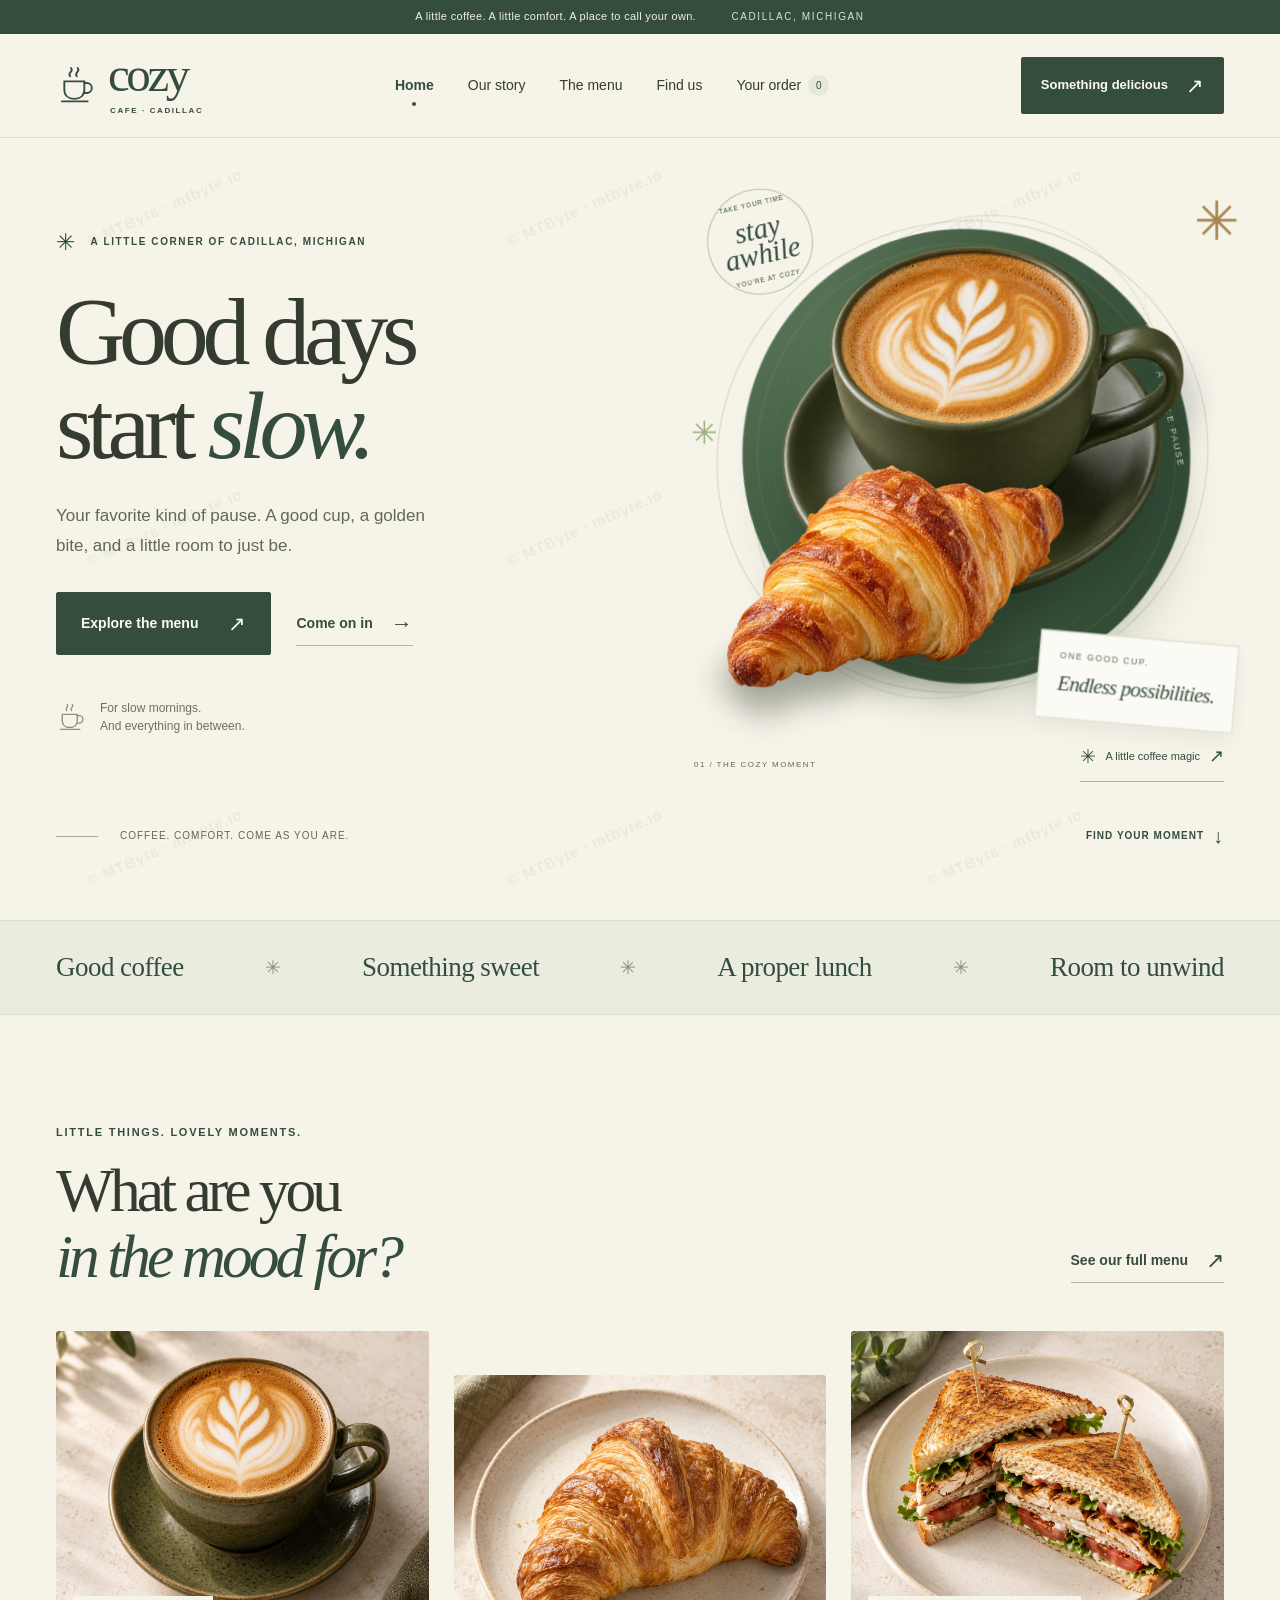
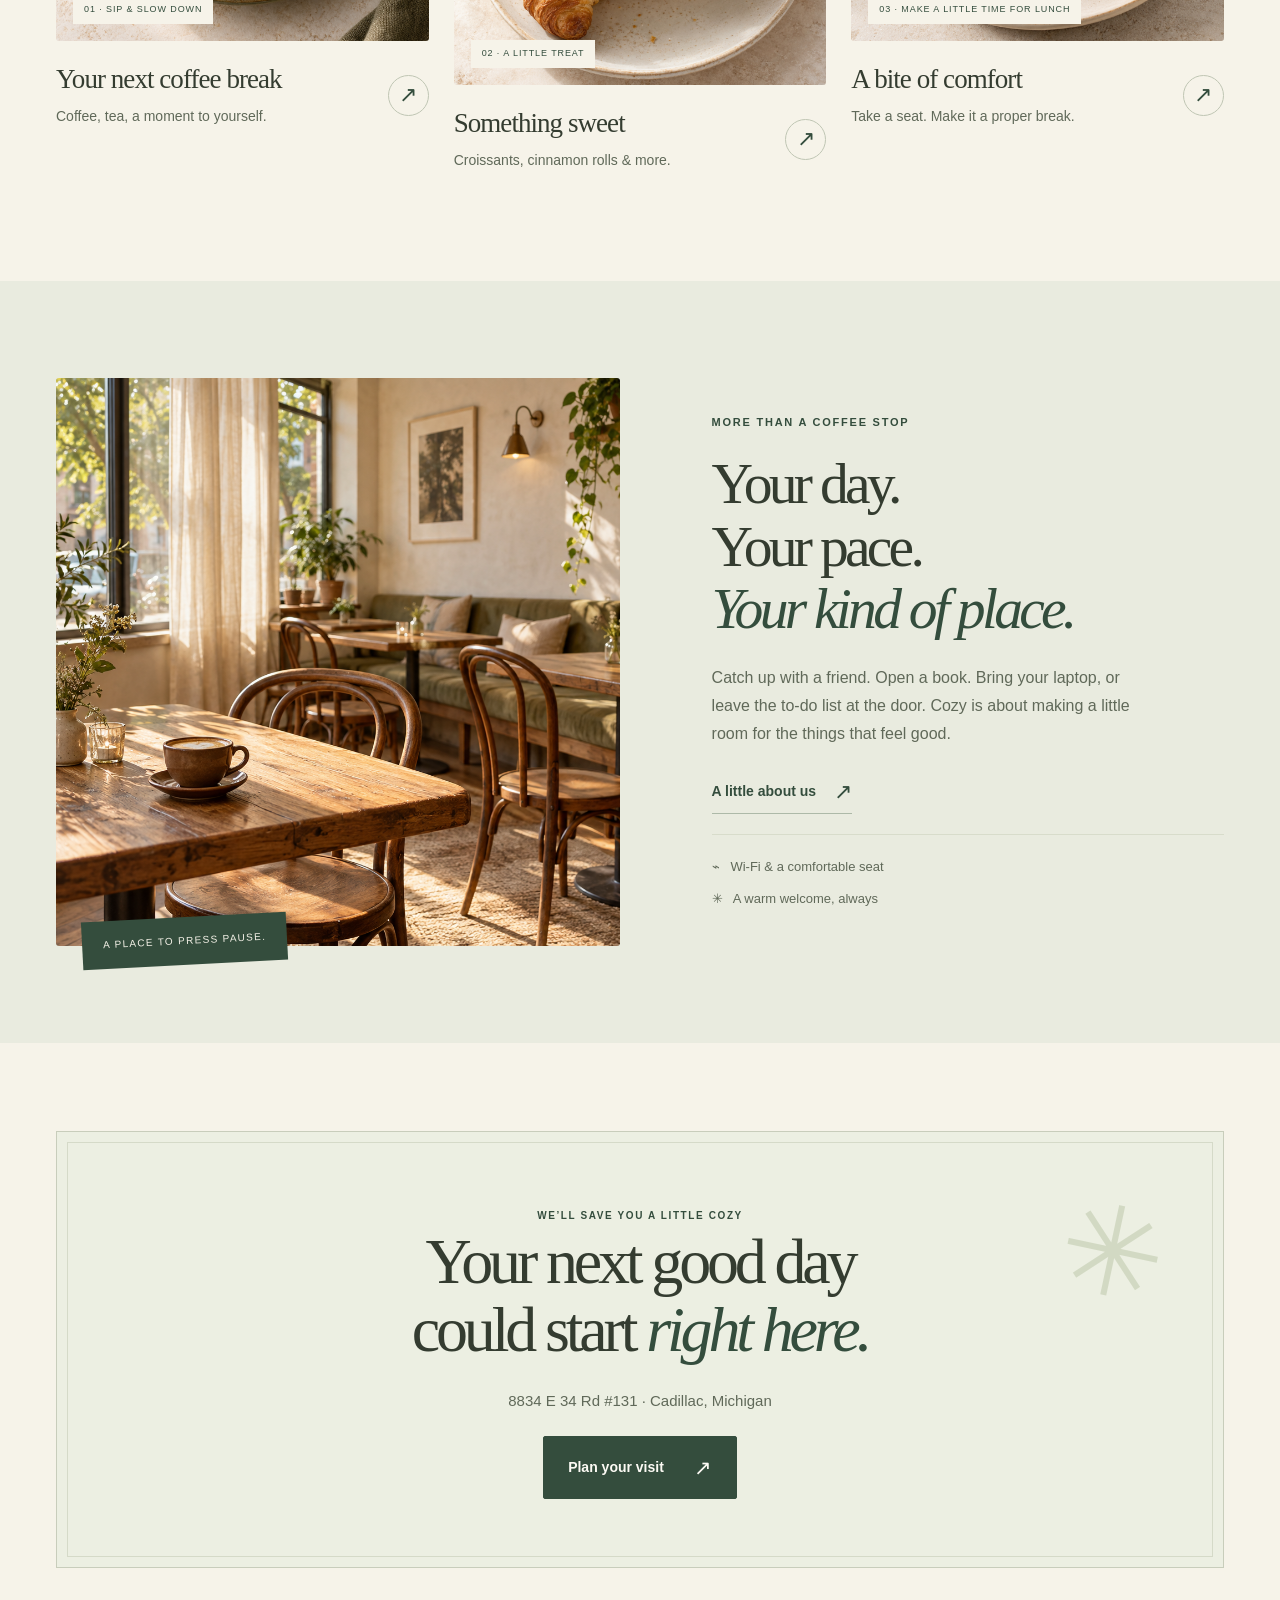
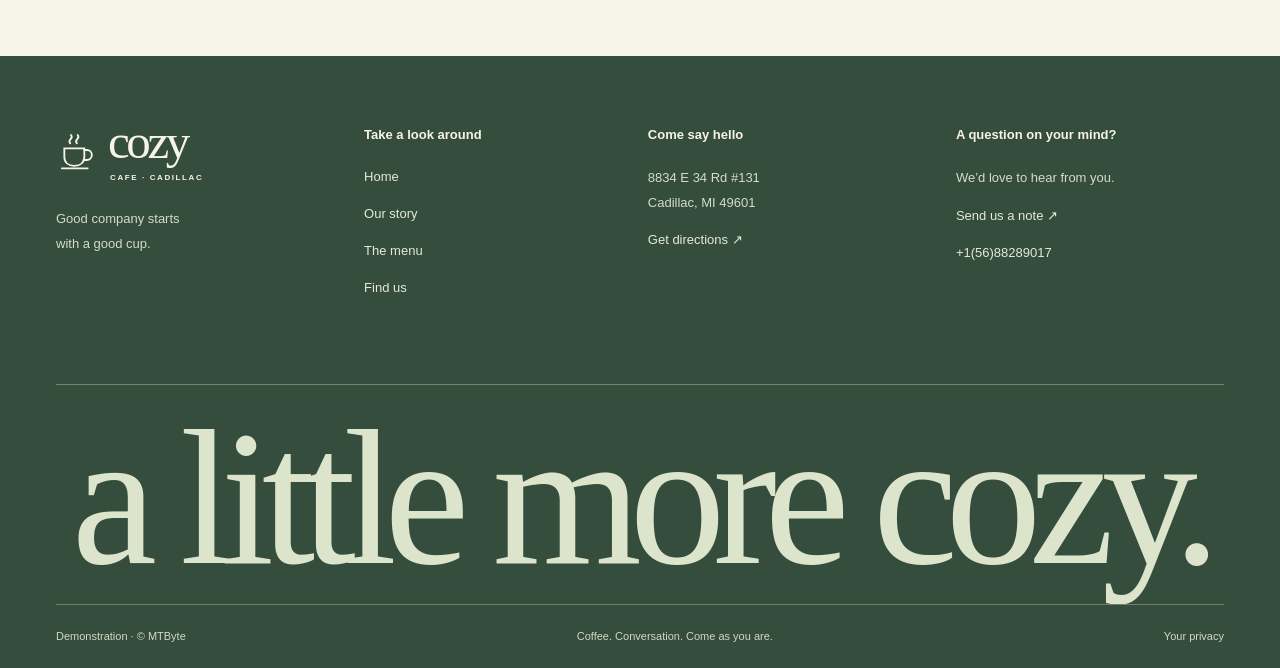
<file: index.html>
<!doctype html>
<html lang="en">
<head>
  <meta charset="utf-8">
  <meta name="cozy-api-base" content="https://leads.mtbyte.io/cozy-demo-api">
  <meta name="cozy-demo" content="true">
  <meta name="viewport" content="width=device-width, initial-scale=1">
  <meta name="theme-color" content="#f6f3e9">
  <meta name="description" content="Coffee, sweet treats and comforting bites at Cozy Cafe in Cadillac, Michigan. Explore the menu and plan your visit.">
  <meta name="robots" content="noindex,nofollow">
  <title>Good days start slow · Cozy Cafe</title>
  <link rel="icon" href="assets/favicon.svg" type="image/svg+xml">
  <link rel="stylesheet" href="styles.css">
  <link rel="stylesheet" href="demo.css">
  <link rel="stylesheet" href="order.css">
  <script src="site.js" defer></script>
  <script src="premium.js" defer></script>
  <script src="order.js" defer></script>
</head>
<body data-page="index">
<a class="skip-link" href="#main">Skip to content</a>
<div class="announcement">A little coffee. A little comfort. A place to call your own. <span>CADILLAC, MICHIGAN</span></div>
<header class="site-header wrap">
  <a class="brand" href="index.html" aria-label="Cozy Cafe home"><svg viewBox="0 0 48 48" fill="none" aria-hidden="true"><path d="M10 19h24v10c0 7-5 11-12 11S10 36 10 29V19Z" stroke="currentColor" stroke-width="2.2"/><path d="M34 21h3a6 6 0 0 1 0 12h-4M7 43h31M17 13c-4-5 5-5 1-10M25 13c-4-5 5-5 1-10" stroke="currentColor" stroke-width="2.2" stroke-linecap="round"/></svg><span>cozy<span class="brand-sub">CAFE · CADILLAC</span></span></a>
  <button class="menu-toggle" type="button" aria-controls="main-nav" aria-expanded="false"><span class="menu-toggle-lines" aria-hidden="true"></span><span class="sr-only">Open navigation</span></button>
  <nav id="main-nav" class="main-nav" aria-label="Main navigation"><a href="index.html" aria-current="page">Home</a>
<a href="about.html">Our story</a>
<a href="menu.html">The menu</a>
<a href="contact.html">Find us</a><a href="order.html" data-order-nav>Your order <span data-order-count>0</span></a></nav>
  <a class="button button-small header-cta" href="menu.html">Something delicious <span aria-hidden="true">↗</span></a>
</header>
<main id="main">
<section class="hero wrap">
  <div class="hero-copy"><p class="eyebrow"><span class="tiny-star">✳</span> A LITTLE CORNER OF CADILLAC, MICHIGAN</p><h1>Good days<br>start <em>slow.</em></h1><p class="lead">Your favorite kind of pause. A good cup, a golden bite, and a little room to just be.</p><div class="button-row"><a class="button" href="menu.html">Explore the menu <span aria-hidden="true">↗</span></a><a class="text-link" href="contact.html">Come on in <span aria-hidden="true">→</span></a></div><div class="hero-note"><svg viewBox="0 0 48 48" fill="none" aria-hidden="true"><path d="M10 19h24v10c0 7-5 11-12 11S10 36 10 29V19Z" stroke="currentColor" stroke-width="2.2"/><path d="M34 21h3a6 6 0 0 1 0 12h-4M7 43h31M17 13c-4-5 5-5 1-10M25 13c-4-5 5-5 1-10" stroke="currentColor" stroke-width="2.2" stroke-linecap="round"/></svg><span>For slow mornings.<br>And everything in between.</span></div></div>
  <div class="hero-scene" aria-label="Coffee and a croissant, a little moment of cozy">
    <div class="scene-world" aria-hidden="true">
      <div class="scene-orbit scene-orbit-one"></div><div class="scene-orbit scene-orbit-two"></div>
      <div class="scene-disc"><span class="scene-disc-type">THE ART OF A LITTLE PAUSE</span></div>
      <div class="scene-cup-shadow"></div><div class="scene-pastry-shadow"></div>
      <img class="scene-cup" src="assets/hero-cup-cutout.png" alt="" width="1024" height="1024" fetchpriority="high">
      <div class="scene-steam"><i></i><i></i><i></i></div>
      <img class="scene-pastry" src="assets/hero-croissant-cutout.png" alt="" width="1024" height="1024" fetchpriority="high">
      <div class="scene-tag"><span>ONE GOOD CUP.</span><em>Endless possibilities.</em></div>
      <div class="scene-stamp"><span>TAKE YOUR TIME</span><strong>stay<br>awhile</strong><span>YOU’RE AT COZY</span></div>
      <span class="scene-spark scene-spark-one">✳</span><span class="scene-spark scene-spark-two">✳</span>
      <span class="scene-index">01 / THE COZY MOMENT</span>
    </div>
    <button class="scene-play" type="button" hidden><span aria-hidden="true">✳</span> A little coffee magic <span aria-hidden="true">↗</span></button>
  </div>
  <div class="hero-editorial"><span>COFFEE. COMFORT. COME AS YOU ARE.</span><a href="#discover">FIND YOUR MOMENT <span aria-hidden="true">↓</span></a></div>
</section>
<div class="comfort-strip"><div class="wrap"><span>Good coffee</span><i>✳</i><span>Something sweet</span><i>✳</i><span>A proper lunch</span><i>✳</i><span>Room to unwind</span></div></div>
<section class="section wrap" id="discover">
  <div class="section-heading"><div><p class="eyebrow">LITTLE THINGS. LOVELY MOMENTS.</p><h2>What are you<br><em>in the mood for?</em></h2></div><a class="text-link" href="menu.html">See our full menu <span aria-hidden="true">↗</span></a></div>
  <div class="feature-grid">
    <a class="feature-card" href="menu.html?category=drinks"><div class="feature-photo"><img src="assets/menu/coffee.png" alt="Coffee in a ceramic cup, a moment to slow down" width="768" height="768" loading="lazy"><span class="photo-chip">01 · SIP &amp; SLOW DOWN</span></div><div class="card-caption"><div><h3>Your next coffee break</h3><p>Coffee, tea, a moment to yourself.</p></div><span class="circle-arrow" aria-hidden="true">↗</span></div></a>
    <a class="feature-card" href="menu.html?category=breakfast"><div class="feature-photo"><img src="assets/menu/butter-croissant.png" alt="A flaky golden butter croissant" width="768" height="768" loading="lazy"><span class="photo-chip">02 · A LITTLE TREAT</span></div><div class="card-caption"><div><h3>Something sweet</h3><p>Croissants, cinnamon rolls &amp; more.</p></div><span class="circle-arrow" aria-hidden="true">↗</span></div></a>
    <a class="feature-card" href="menu.html?category=lunch"><div class="feature-photo"><img src="assets/menu/club-sandwich.png" alt="A club sandwich with layers of filling on toasted bread" width="768" height="768" loading="lazy"><span class="photo-chip">03 · MAKE A LITTLE TIME FOR LUNCH</span></div><div class="card-caption"><div><h3>A bite of comfort</h3><p>Take a seat. Make it a proper break.</p></div><span class="circle-arrow" aria-hidden="true">↗</span></div></a>
  </div>
</section>
<section class="story-section"><div class="wrap story-grid"><div class="story-photo"><img src="assets/cafe-interior.png" alt="An inviting cafe nook with wooden tables and warm window light" width="1536" height="1024" loading="lazy"><span class="photo-caption">A PLACE TO PRESS PAUSE.</span></div><div class="story-copy"><p class="eyebrow">MORE THAN A COFFEE STOP</p><h2>Your day.<br>Your pace.<br><em>Your kind of place.</em></h2><p>Catch up with a friend. Open a book. Bring your laptop, or leave the to-do list at the door. Cozy is about making a little room for the things that feel good.</p><a class="text-link" href="about.html">A little about us <span aria-hidden="true">↗</span></a><div class="story-details"><span>⌁ &nbsp; Wi-Fi &amp; a comfortable seat</span><span>✳ &nbsp; A warm welcome, always</span></div></div></div></section>
<section class="visit-banner wrap"><span class="eyebrow">WE’LL SAVE YOU A LITTLE COZY</span><h2>Your next good day<br>could start <em>right here.</em></h2><p>8834 E 34 Rd #131 · Cadillac, Michigan</p><a class="button" href="contact.html">Plan your visit <span aria-hidden="true">↗</span></a><span class="visit-sun" aria-hidden="true">✳</span></section></main>
<footer class="site-footer">
<div class="wrap footer-main">
  <div><a class="brand brand-footer" href="index.html"><svg viewBox="0 0 48 48" fill="none" aria-hidden="true"><path d="M10 19h24v10c0 7-5 11-12 11S10 36 10 29V19Z" stroke="currentColor" stroke-width="2.2"/><path d="M34 21h3a6 6 0 0 1 0 12h-4M7 43h31M17 13c-4-5 5-5 1-10M25 13c-4-5 5-5 1-10" stroke="currentColor" stroke-width="2.2" stroke-linecap="round"/></svg><span>cozy<span class="brand-sub">CAFE · CADILLAC</span></span></a><p>Good company starts<br>with a good cup.</p></div>
  <div><h2>Take a look around</h2><a href="index.html">Home</a>
<a href="about.html">Our story</a>
<a href="menu.html">The menu</a>
<a href="contact.html">Find us</a></div>
  <div><h2>Come say hello</h2><address>8834 E 34 Rd #131<br>Cadillac, MI 49601</address><a href="https://www.google.com/maps/search/?api=1&amp;query=8834%20E%2034%20Rd%20%23131%2C%20Cadillac%2C%20MI%2049601" target="_blank" rel="noopener noreferrer">Get directions <span aria-hidden="true">↗</span></a></div>
  <div><h2>A question on your mind?</h2><p>We’d love to hear from you.</p><a href="contact.html#contact-form">Send us a note <span aria-hidden="true">↗</span></a><a href="tel:+15688289017">+1(56)88289017</a></div>
</div>
<div class="wrap footer-wordmark" aria-hidden="true"><span>a little more cozy.</span></div>
<div class="wrap footer-bottom"><span>Demonstration · © <a href="https://mtbyte.io/" target="_blank" rel="noopener noreferrer">MTByte</a></span><span>Coffee. Conversation. Come as you are.</span><a href="contact.html#privacy">Your privacy</a></div>
</footer>
</body>
</html>
</file>
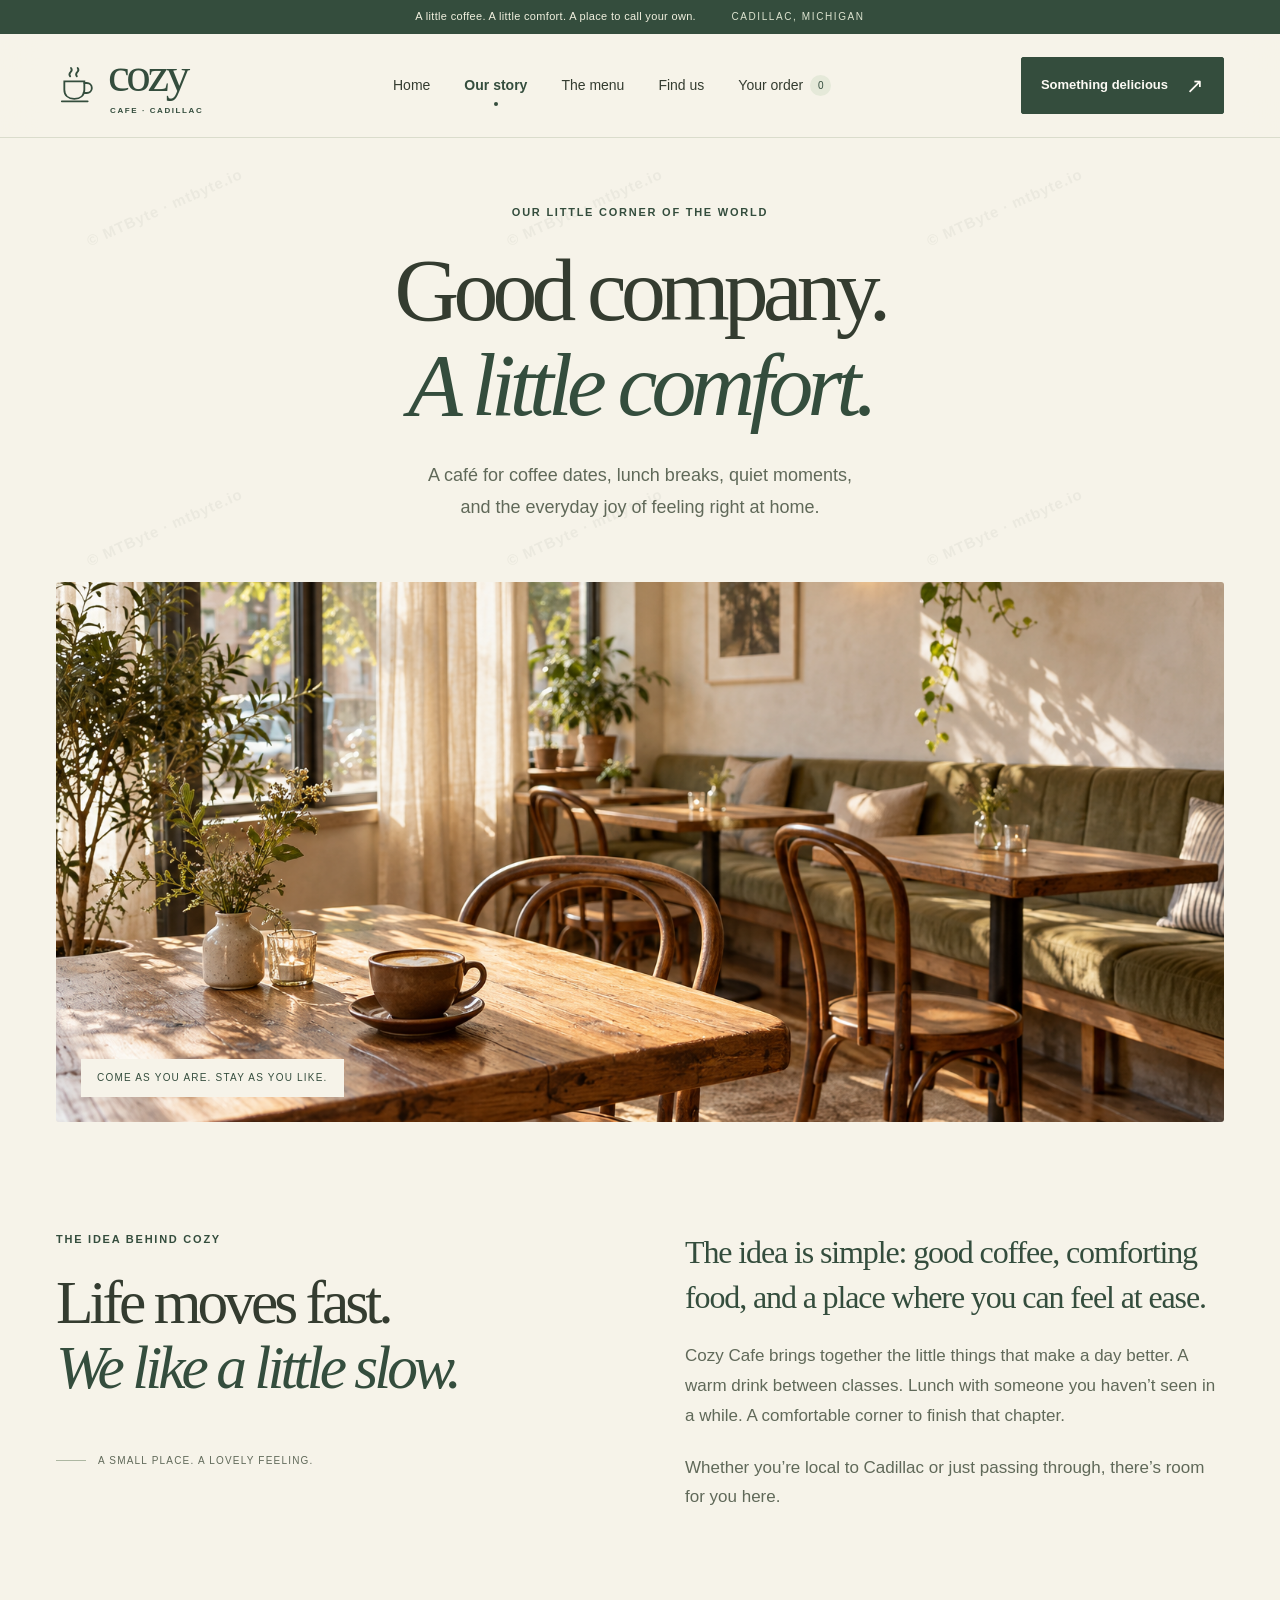
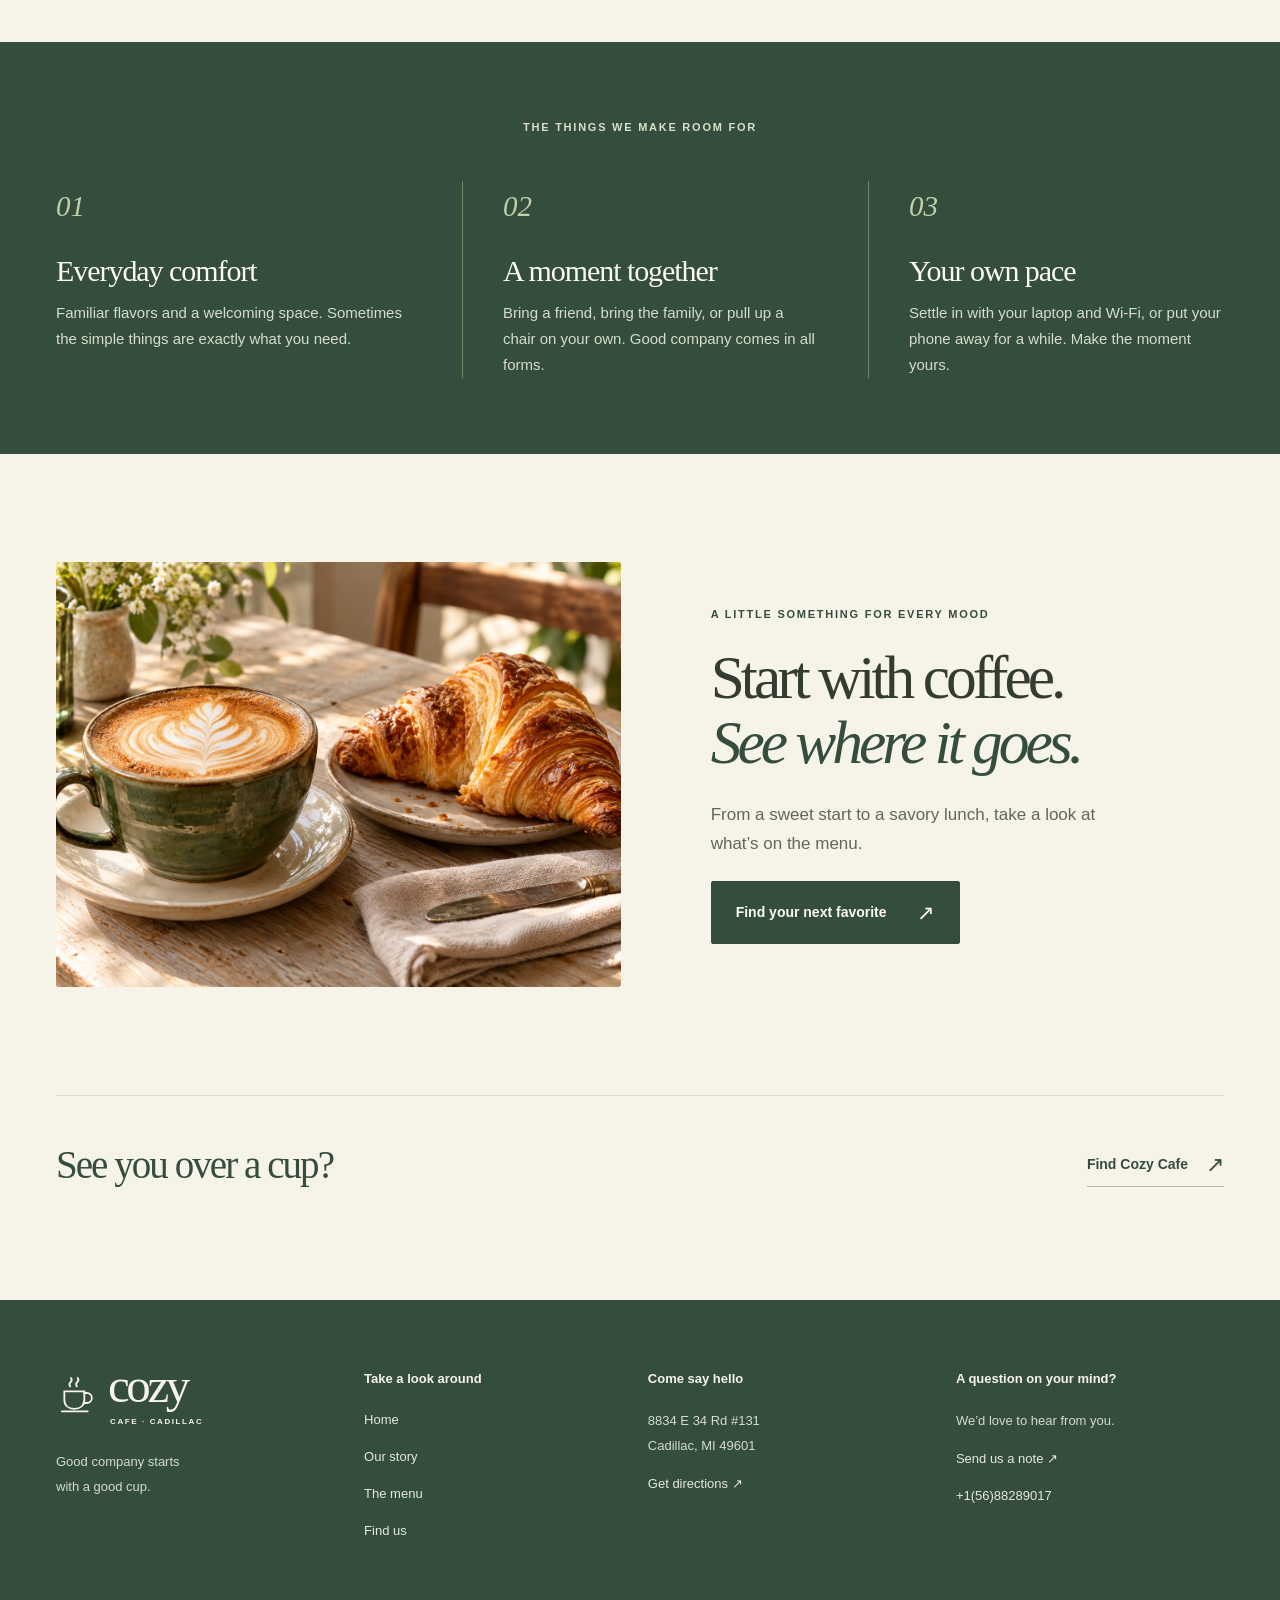
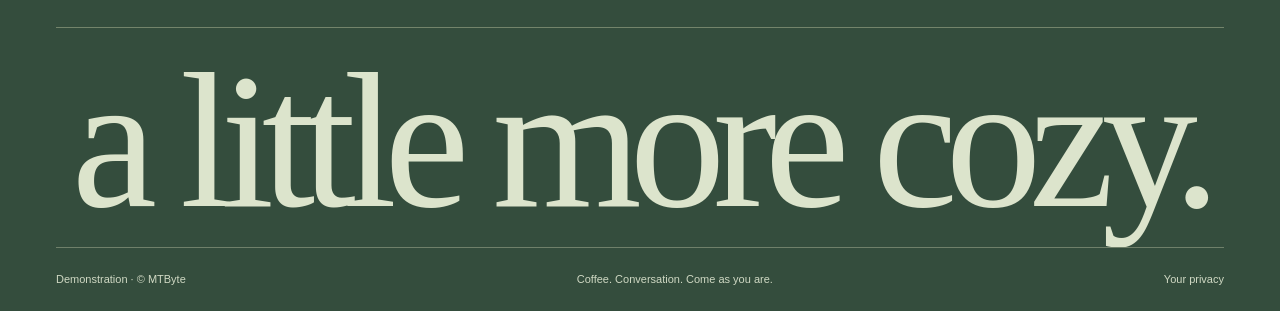
<file: about.html>
<!doctype html>
<html lang="en">
<head>
  <meta charset="utf-8">
  <meta name="cozy-api-base" content="https://leads.mtbyte.io/cozy-demo-api">
  <meta name="cozy-demo" content="true">
  <meta name="viewport" content="width=device-width, initial-scale=1">
  <meta name="theme-color" content="#f6f3e9">
  <meta name="description" content="A little comfort, good company, and a welcoming corner of Cadillac. Get to know the idea behind Cozy Cafe.">
  <meta name="robots" content="noindex,nofollow">
  <title>Our story · Cozy Cafe</title>
  <link rel="icon" href="assets/favicon.svg" type="image/svg+xml">
  <link rel="stylesheet" href="styles.css">
  <link rel="stylesheet" href="demo.css">
  <link rel="stylesheet" href="order.css">
  <script src="site.js" defer></script>
  <script src="premium.js" defer></script>
  <script src="order.js" defer></script>
</head>
<body data-page="about">
<a class="skip-link" href="#main">Skip to content</a>
<div class="announcement">A little coffee. A little comfort. A place to call your own. <span>CADILLAC, MICHIGAN</span></div>
<header class="site-header wrap">
  <a class="brand" href="index.html" aria-label="Cozy Cafe home"><svg viewBox="0 0 48 48" fill="none" aria-hidden="true"><path d="M10 19h24v10c0 7-5 11-12 11S10 36 10 29V19Z" stroke="currentColor" stroke-width="2.2"/><path d="M34 21h3a6 6 0 0 1 0 12h-4M7 43h31M17 13c-4-5 5-5 1-10M25 13c-4-5 5-5 1-10" stroke="currentColor" stroke-width="2.2" stroke-linecap="round"/></svg><span>cozy<span class="brand-sub">CAFE · CADILLAC</span></span></a>
  <button class="menu-toggle" type="button" aria-controls="main-nav" aria-expanded="false"><span class="menu-toggle-lines" aria-hidden="true"></span><span class="sr-only">Open navigation</span></button>
  <nav id="main-nav" class="main-nav" aria-label="Main navigation"><a href="index.html">Home</a>
<a href="about.html" aria-current="page">Our story</a>
<a href="menu.html">The menu</a>
<a href="contact.html">Find us</a><a href="order.html" data-order-nav>Your order <span data-order-count>0</span></a></nav>
  <a class="button button-small header-cta" href="menu.html">Something delicious <span aria-hidden="true">↗</span></a>
</header>
<main id="main">
<section class="page-intro wrap"><p class="eyebrow">OUR LITTLE CORNER OF THE WORLD</p><h1>Good company.<br><em>A little comfort.</em></h1><p class="lead">A café for coffee dates, lunch breaks, quiet moments,<br class="desktop-only"> and the everyday joy of feeling right at home.</p></section>
<div class="wide-picture wrap"><img src="assets/cafe-interior.png" alt="Sunshine across a cozy cafe seating area" width="1536" height="1024" fetchpriority="high"><span class="picture-label">COME AS YOU ARE. STAY AS YOU LIKE.</span></div>
<section class="section wrap about-story"><div><p class="eyebrow">THE IDEA BEHIND COZY</p><h2>Life moves fast.<br><em>We like a little slow.</em></h2><span class="page-number">A SMALL PLACE. A LOVELY FEELING.</span></div><div><p class="body-large">The idea is simple: good coffee, comforting food, and a place where you can feel at ease.</p><p>Cozy Cafe brings together the little things that make a day better. A warm drink between classes. Lunch with someone you haven’t seen in a while. A comfortable corner to finish that chapter.</p><p>Whether you’re local to Cadillac or just passing through, there’s room for you here.</p></div></section>
<section class="values-section"><div class="wrap"><p class="eyebrow">THE THINGS WE MAKE ROOM FOR</p><div class="values-grid"><article><span class="value-symbol">01</span><h3>Everyday comfort</h3><p>Familiar flavors and a welcoming space. Sometimes the simple things are exactly what you need.</p></article><article><span class="value-symbol">02</span><h3>A moment together</h3><p>Bring a friend, bring the family, or pull up a chair on your own. Good company comes in all forms.</p></article><article><span class="value-symbol">03</span><h3>Your own pace</h3><p>Settle in with your laptop and Wi-Fi, or put your phone away for a while. Make the moment yours.</p></article></div></div></section>
<section class="section wrap small-story"><img src="assets/coffee-croissant.png" alt="Coffee and a croissant ready for a relaxed break" width="1536" height="1024" loading="lazy"><div><p class="eyebrow">A LITTLE SOMETHING FOR EVERY MOOD</p><h2>Start with coffee.<br><em>See where it goes.</em></h2><p>From a sweet start to a savory lunch, take a look at what’s on the menu.</p><a class="button" href="menu.html">Find your next favorite <span aria-hidden="true">↗</span></a></div></section>
<section class="bottom-note wrap"><span>See you over a cup?</span><a class="text-link" href="contact.html">Find Cozy Cafe <span aria-hidden="true">↗</span></a></section></main>
<footer class="site-footer">
<div class="wrap footer-main">
  <div><a class="brand brand-footer" href="index.html"><svg viewBox="0 0 48 48" fill="none" aria-hidden="true"><path d="M10 19h24v10c0 7-5 11-12 11S10 36 10 29V19Z" stroke="currentColor" stroke-width="2.2"/><path d="M34 21h3a6 6 0 0 1 0 12h-4M7 43h31M17 13c-4-5 5-5 1-10M25 13c-4-5 5-5 1-10" stroke="currentColor" stroke-width="2.2" stroke-linecap="round"/></svg><span>cozy<span class="brand-sub">CAFE · CADILLAC</span></span></a><p>Good company starts<br>with a good cup.</p></div>
  <div><h2>Take a look around</h2><a href="index.html">Home</a>
<a href="about.html">Our story</a>
<a href="menu.html">The menu</a>
<a href="contact.html">Find us</a></div>
  <div><h2>Come say hello</h2><address>8834 E 34 Rd #131<br>Cadillac, MI 49601</address><a href="https://www.google.com/maps/search/?api=1&amp;query=8834%20E%2034%20Rd%20%23131%2C%20Cadillac%2C%20MI%2049601" target="_blank" rel="noopener noreferrer">Get directions <span aria-hidden="true">↗</span></a></div>
  <div><h2>A question on your mind?</h2><p>We’d love to hear from you.</p><a href="contact.html#contact-form">Send us a note <span aria-hidden="true">↗</span></a><a href="tel:+15688289017">+1(56)88289017</a></div>
</div>
<div class="wrap footer-wordmark" aria-hidden="true"><span>a little more cozy.</span></div>
<div class="wrap footer-bottom"><span>Demonstration · © <a href="https://mtbyte.io/" target="_blank" rel="noopener noreferrer">MTByte</a></span><span>Coffee. Conversation. Come as you are.</span><a href="contact.html#privacy">Your privacy</a></div>
</footer>
</body>
</html>
</file>
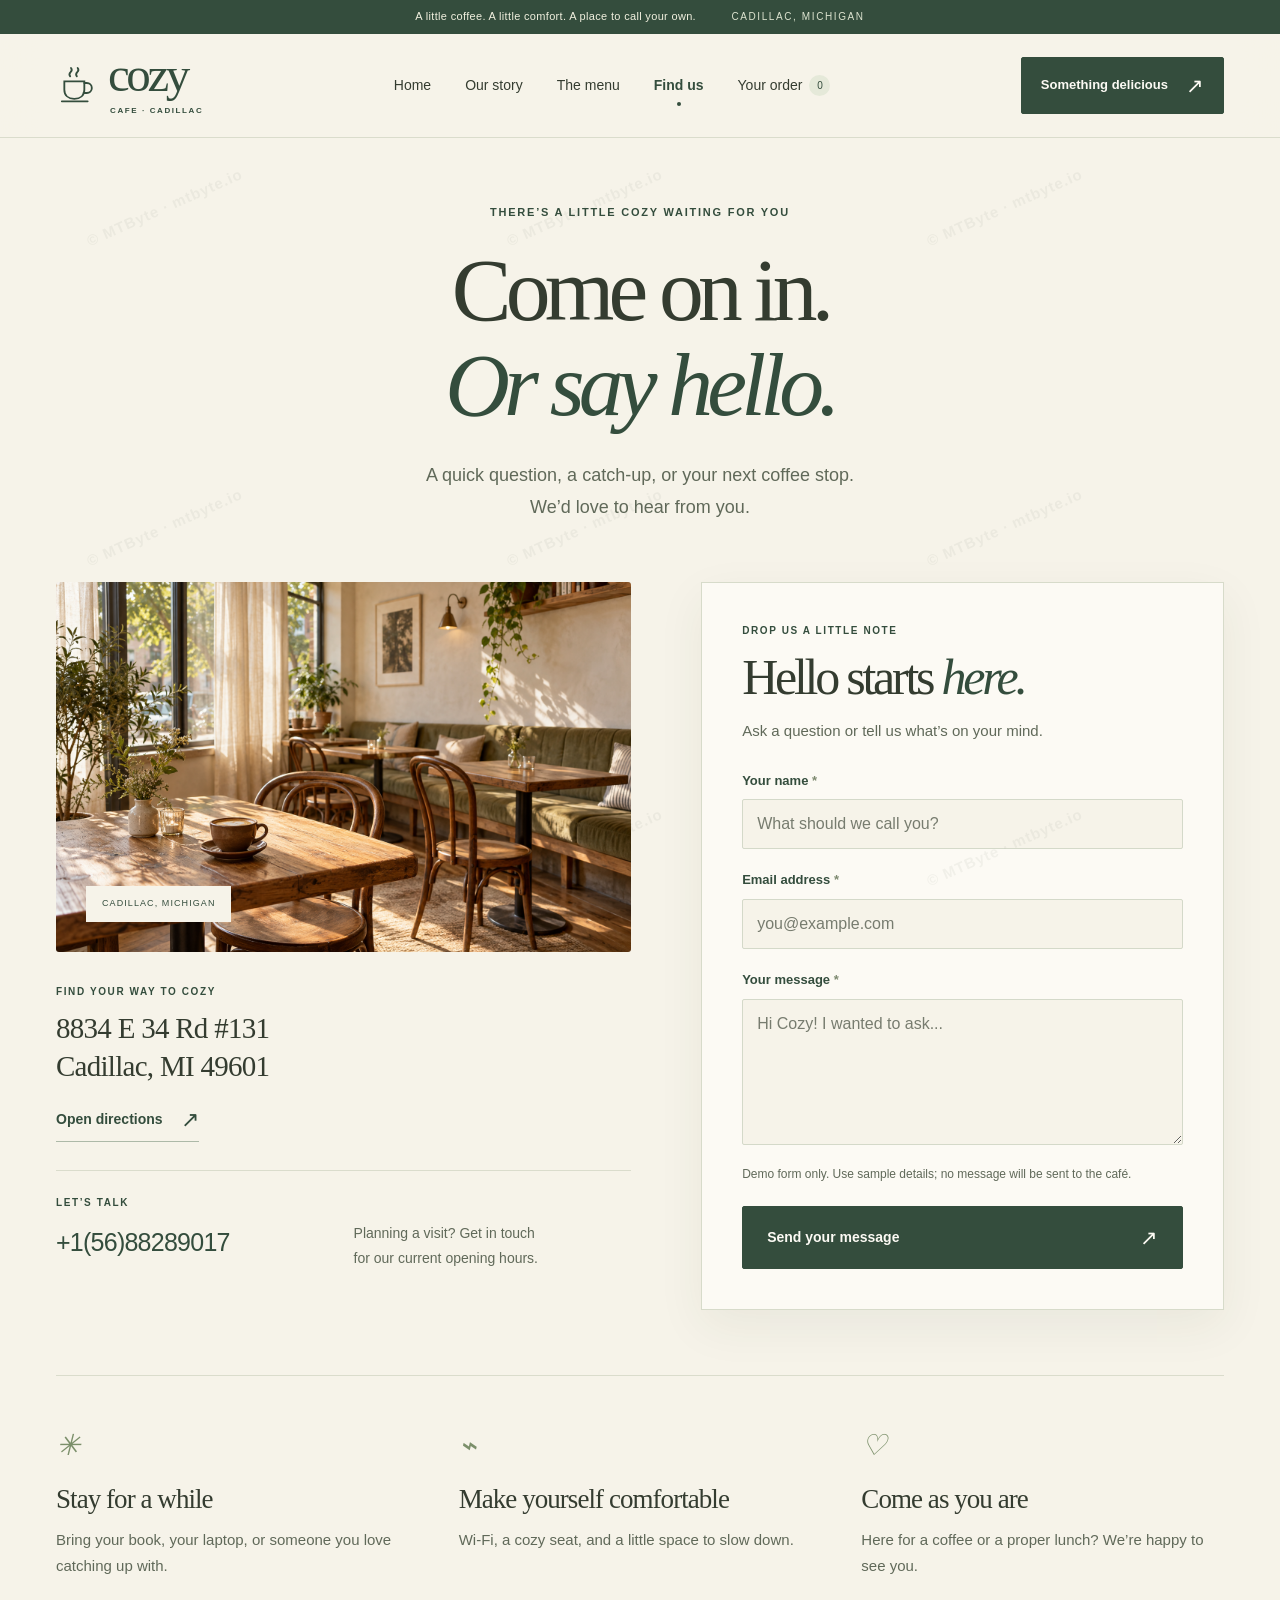
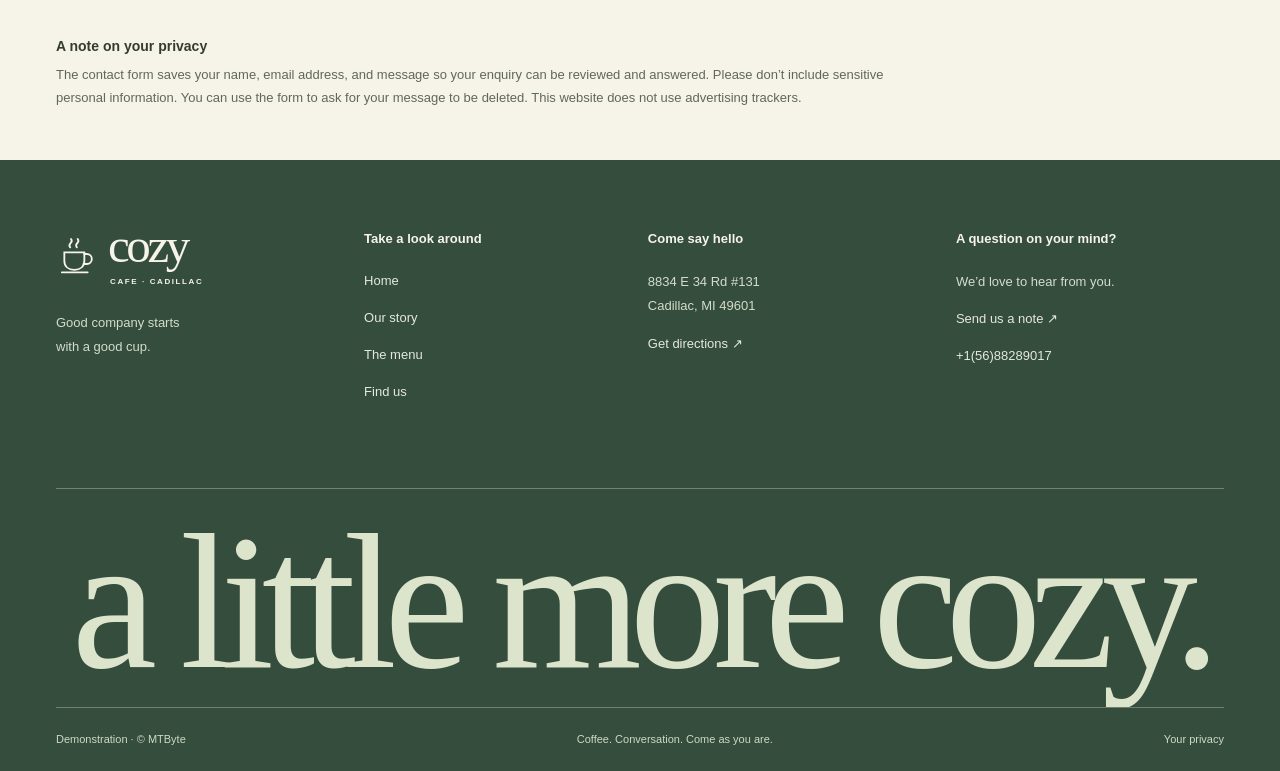
<file: contact.html>
<!doctype html>
<html lang="en">
<head>
  <meta charset="utf-8">
  <meta name="cozy-api-base" content="https://leads.mtbyte.io/cozy-demo-api">
  <meta name="cozy-demo" content="true">
  <meta name="viewport" content="width=device-width, initial-scale=1">
  <meta name="theme-color" content="#f6f3e9">
  <meta name="description" content="Find Cozy Cafe at 8834 E 34 Rd #131, Cadillac, MI 49601. Get directions or send us a message.">
  <meta name="robots" content="noindex,nofollow">
  <title>Find us & say hello · Cozy Cafe</title>
  <link rel="icon" href="assets/favicon.svg" type="image/svg+xml">
  <link rel="stylesheet" href="styles.css">
  <link rel="stylesheet" href="demo.css">
  <link rel="stylesheet" href="order.css">
  <script src="site.js" defer></script>
  <script src="premium.js" defer></script>
  <script src="order.js" defer></script>
</head>
<body data-page="contact">
<a class="skip-link" href="#main">Skip to content</a>
<div class="announcement">A little coffee. A little comfort. A place to call your own. <span>CADILLAC, MICHIGAN</span></div>
<header class="site-header wrap">
  <a class="brand" href="index.html" aria-label="Cozy Cafe home"><svg viewBox="0 0 48 48" fill="none" aria-hidden="true"><path d="M10 19h24v10c0 7-5 11-12 11S10 36 10 29V19Z" stroke="currentColor" stroke-width="2.2"/><path d="M34 21h3a6 6 0 0 1 0 12h-4M7 43h31M17 13c-4-5 5-5 1-10M25 13c-4-5 5-5 1-10" stroke="currentColor" stroke-width="2.2" stroke-linecap="round"/></svg><span>cozy<span class="brand-sub">CAFE · CADILLAC</span></span></a>
  <button class="menu-toggle" type="button" aria-controls="main-nav" aria-expanded="false"><span class="menu-toggle-lines" aria-hidden="true"></span><span class="sr-only">Open navigation</span></button>
  <nav id="main-nav" class="main-nav" aria-label="Main navigation"><a href="index.html">Home</a>
<a href="about.html">Our story</a>
<a href="menu.html">The menu</a>
<a href="contact.html" aria-current="page">Find us</a><a href="order.html" data-order-nav>Your order <span data-order-count>0</span></a></nav>
  <a class="button button-small header-cta" href="menu.html">Something delicious <span aria-hidden="true">↗</span></a>
</header>
<main id="main">
<section class="page-intro wrap"><p class="eyebrow">THERE’S A LITTLE COZY WAITING FOR YOU</p><h1>Come on in.<br><em>Or say hello.</em></h1><p class="lead">A quick question, a catch-up, or your next coffee stop.<br class="desktop-only"> We’d love to hear from you.</p></section>
<section class="wrap contact-grid">
<div class="contact-details"><div class="contact-image"><img src="assets/cafe-interior.png" alt="A comfortable corner to enjoy a coffee and conversation" width="1536" height="1024" fetchpriority="high"><span class="picture-label">CADILLAC, MICHIGAN</span></div><div class="contact-address"><div><p class="eyebrow">FIND YOUR WAY TO COZY</p><address>8834 E 34 Rd #131<br>Cadillac, MI 49601</address><a class="text-link" href="https://www.google.com/maps/search/?api=1&amp;query=8834%20E%2034%20Rd%20%23131%2C%20Cadillac%2C%20MI%2049601" target="_blank" rel="noopener noreferrer">Open directions <span aria-hidden="true">↗</span></a></div><div><p class="eyebrow">LET’S TALK</p><a class="phone-link" href="tel:+15688289017">+1(56)88289017</a><p>Planning a visit? Get in touch<br>for our current opening hours.</p></div></div></div>
<div class="contact-form-panel"><p class="eyebrow">DROP US A LITTLE NOTE</p><h2>Hello starts <em>here.</em></h2><p>Ask a question or tell us what’s on your mind.</p>
<form id="contact-form" action="https://leads.mtbyte.io/cozy-demo-api/api/contact" method="post"><div class="field"><label for="name">Your name <span aria-hidden="true">*</span></label><input id="name" name="name" type="text" autocomplete="name" placeholder="What should we call you?" required minlength="2" maxlength="100"></div><div class="field"><label for="email">Email address <span aria-hidden="true">*</span></label><input id="email" name="email" type="email" autocomplete="email" placeholder="you@example.com" required maxlength="254"></div><div class="field"><label for="message">Your message <span aria-hidden="true">*</span></label><textarea id="message" name="message" placeholder="Hi Cozy! I wanted to ask..." required minlength="10" maxlength="3000" rows="5"></textarea></div><div class="honey" aria-hidden="true"><label for="website">Leave this field empty</label><input id="website" name="website" type="text" tabindex="-1" autocomplete="off"></div><p class="form-privacy">We’ll use your details to respond to your message. <a href="#privacy">About your privacy</a>.</p><button class="button form-submit" type="submit">Send your message <span aria-hidden="true">↗</span></button><p id="form-status" role="status" aria-live="polite"></p><noscript><p>Please enable JavaScript to send this form, or call the number on this page.</p></noscript></form>
</div></section>
<section class="wrap contact-extras"><div><span class="value-symbol">✳</span><h3>Stay for a while</h3><p>Bring your book, your laptop, or someone you love catching up with.</p></div><div><span class="value-symbol">⌁</span><h3>Make yourself comfortable</h3><p>Wi-Fi, a cozy seat, and a little space to slow down.</p></div><div><span class="value-symbol">♡</span><h3>Come as you are</h3><p>Here for a coffee or a proper lunch? We’re happy to see you.</p></div></section>
<section class="wrap privacy-note" id="privacy"><h2>A note on your privacy</h2><p>The contact form saves your name, email address, and message so your enquiry can be reviewed and answered. Please don’t include sensitive personal information. You can use the form to ask for your message to be deleted. This website does not use advertising trackers.</p></section></main>
<footer class="site-footer">
<div class="wrap footer-main">
  <div><a class="brand brand-footer" href="index.html"><svg viewBox="0 0 48 48" fill="none" aria-hidden="true"><path d="M10 19h24v10c0 7-5 11-12 11S10 36 10 29V19Z" stroke="currentColor" stroke-width="2.2"/><path d="M34 21h3a6 6 0 0 1 0 12h-4M7 43h31M17 13c-4-5 5-5 1-10M25 13c-4-5 5-5 1-10" stroke="currentColor" stroke-width="2.2" stroke-linecap="round"/></svg><span>cozy<span class="brand-sub">CAFE · CADILLAC</span></span></a><p>Good company starts<br>with a good cup.</p></div>
  <div><h2>Take a look around</h2><a href="index.html">Home</a>
<a href="about.html">Our story</a>
<a href="menu.html">The menu</a>
<a href="contact.html">Find us</a></div>
  <div><h2>Come say hello</h2><address>8834 E 34 Rd #131<br>Cadillac, MI 49601</address><a href="https://www.google.com/maps/search/?api=1&amp;query=8834%20E%2034%20Rd%20%23131%2C%20Cadillac%2C%20MI%2049601" target="_blank" rel="noopener noreferrer">Get directions <span aria-hidden="true">↗</span></a></div>
  <div><h2>A question on your mind?</h2><p>We’d love to hear from you.</p><a href="contact.html#contact-form">Send us a note <span aria-hidden="true">↗</span></a><a href="tel:+15688289017">+1(56)88289017</a></div>
</div>
<div class="wrap footer-wordmark" aria-hidden="true"><span>a little more cozy.</span></div>
<div class="wrap footer-bottom"><span>Demonstration · © <a href="https://mtbyte.io/" target="_blank" rel="noopener noreferrer">MTByte</a></span><span>Coffee. Conversation. Come as you are.</span><a href="contact.html#privacy">Your privacy</a></div>
</footer>
</body>
</html>
</file>
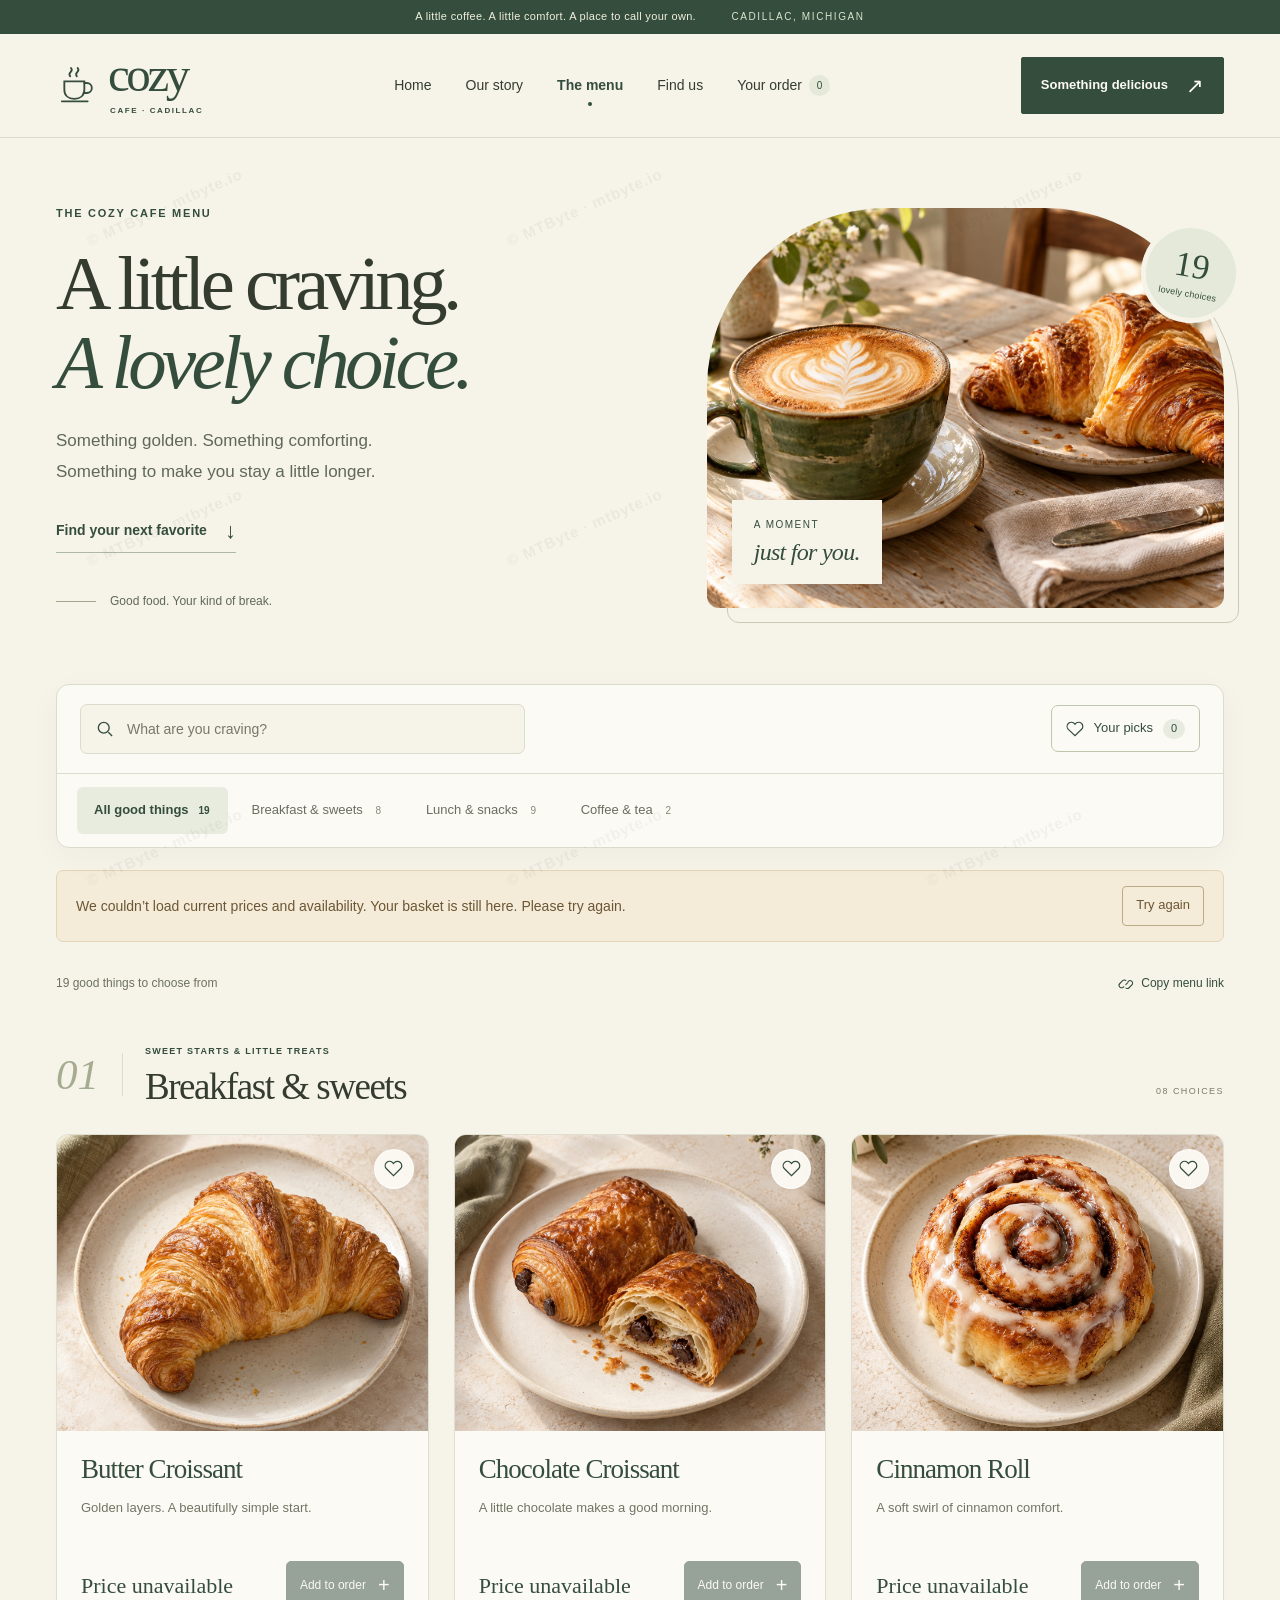
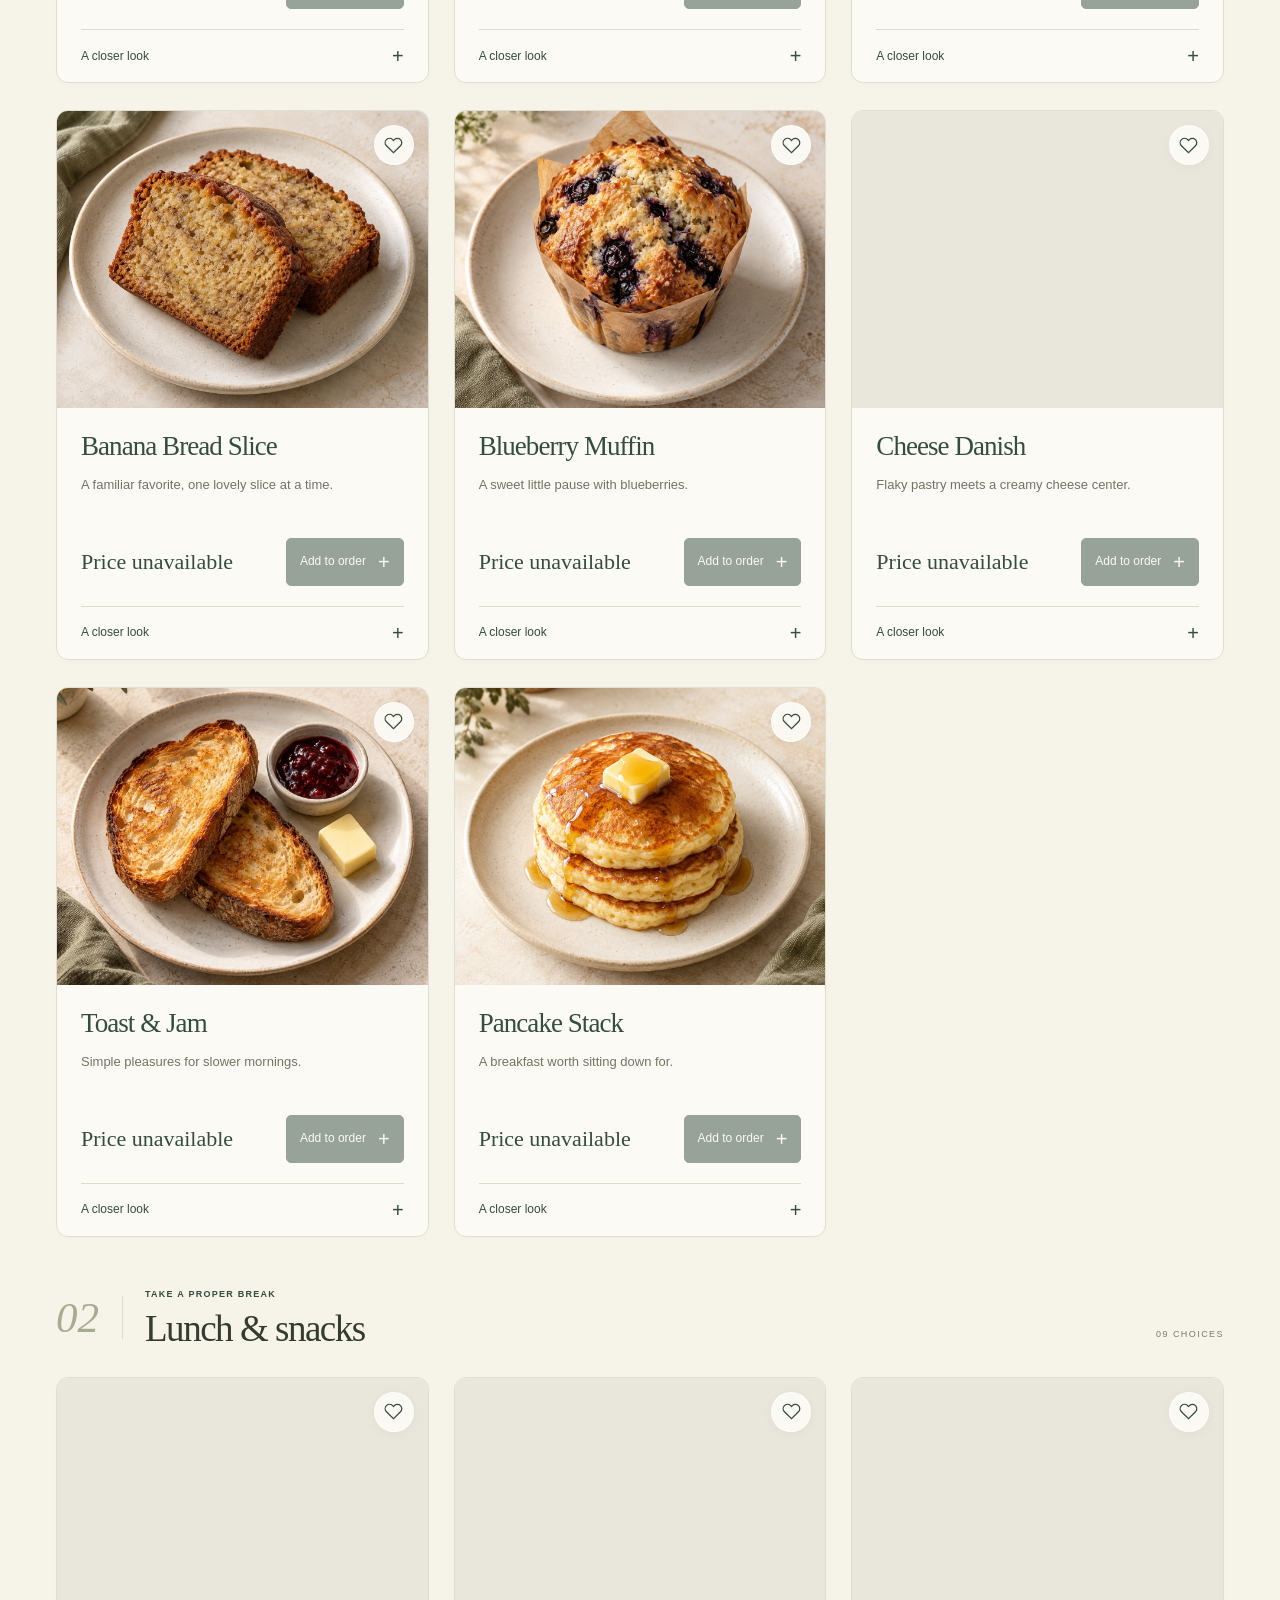
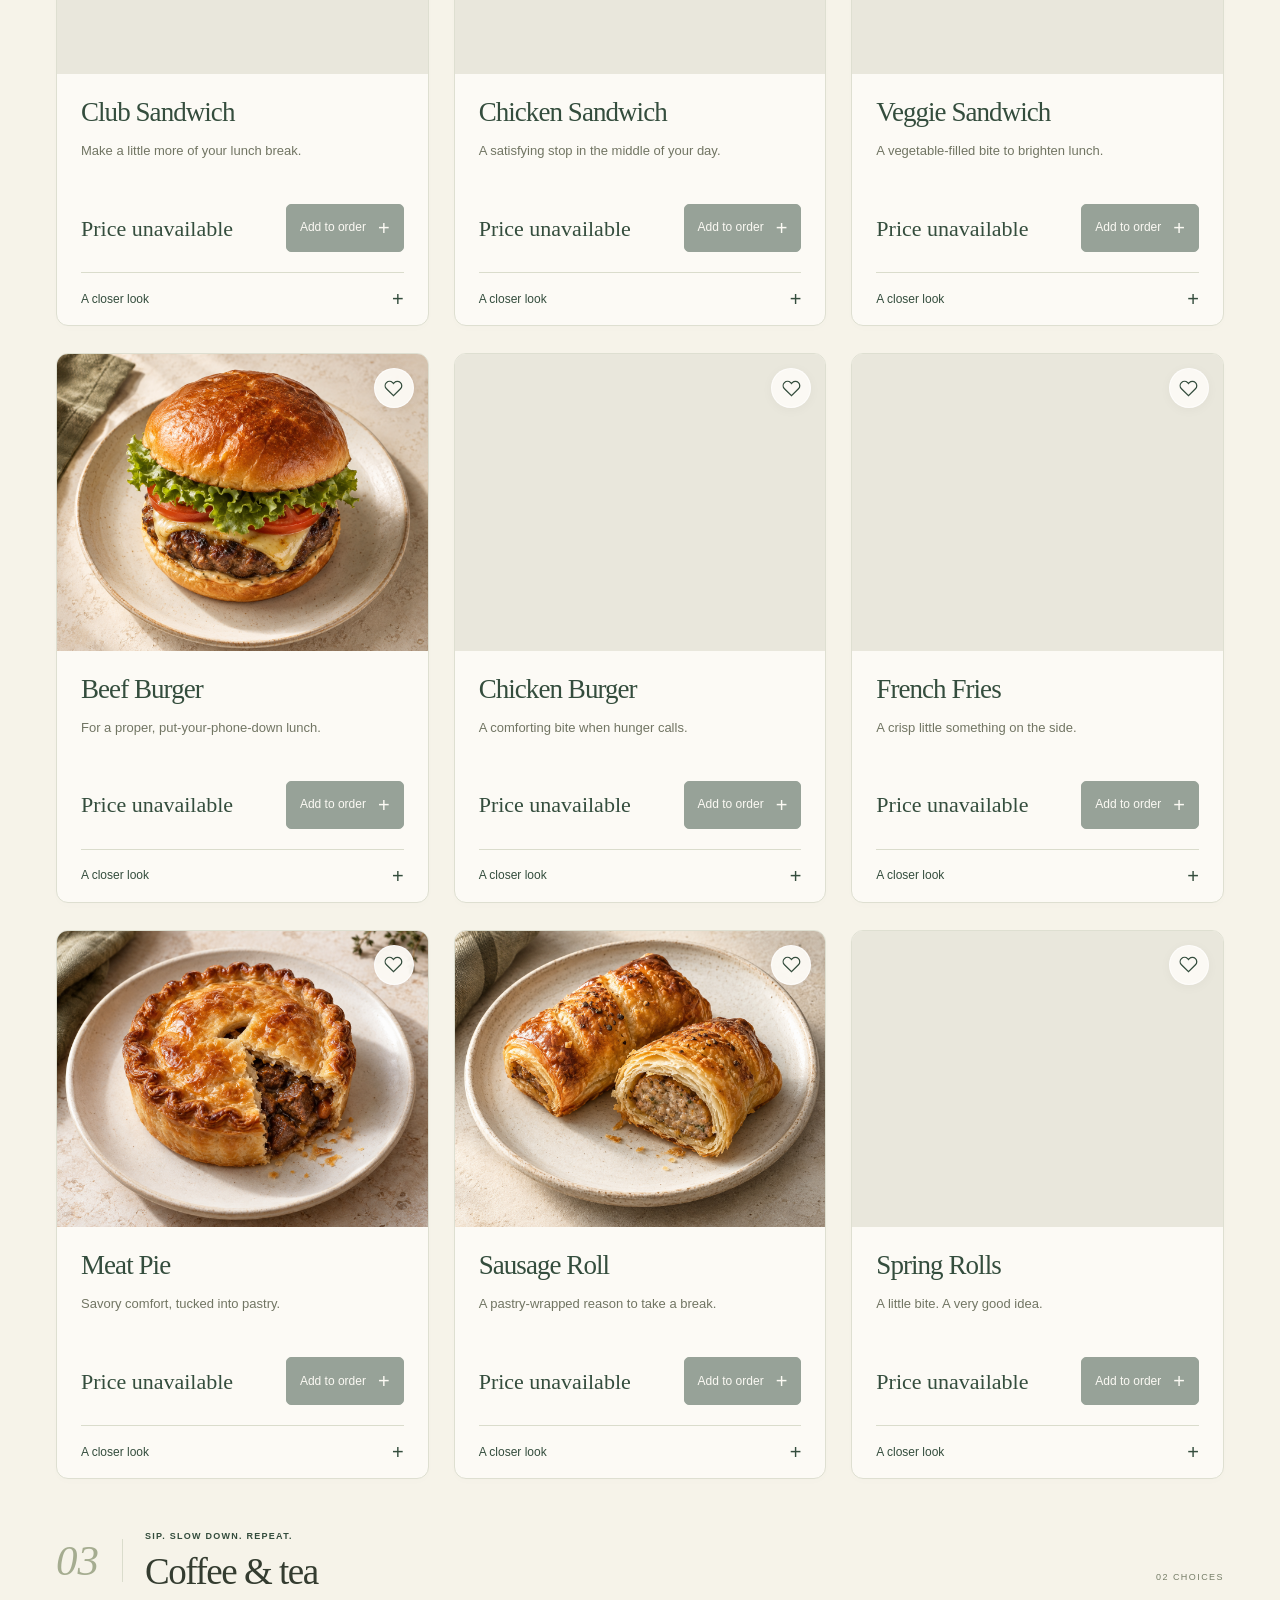
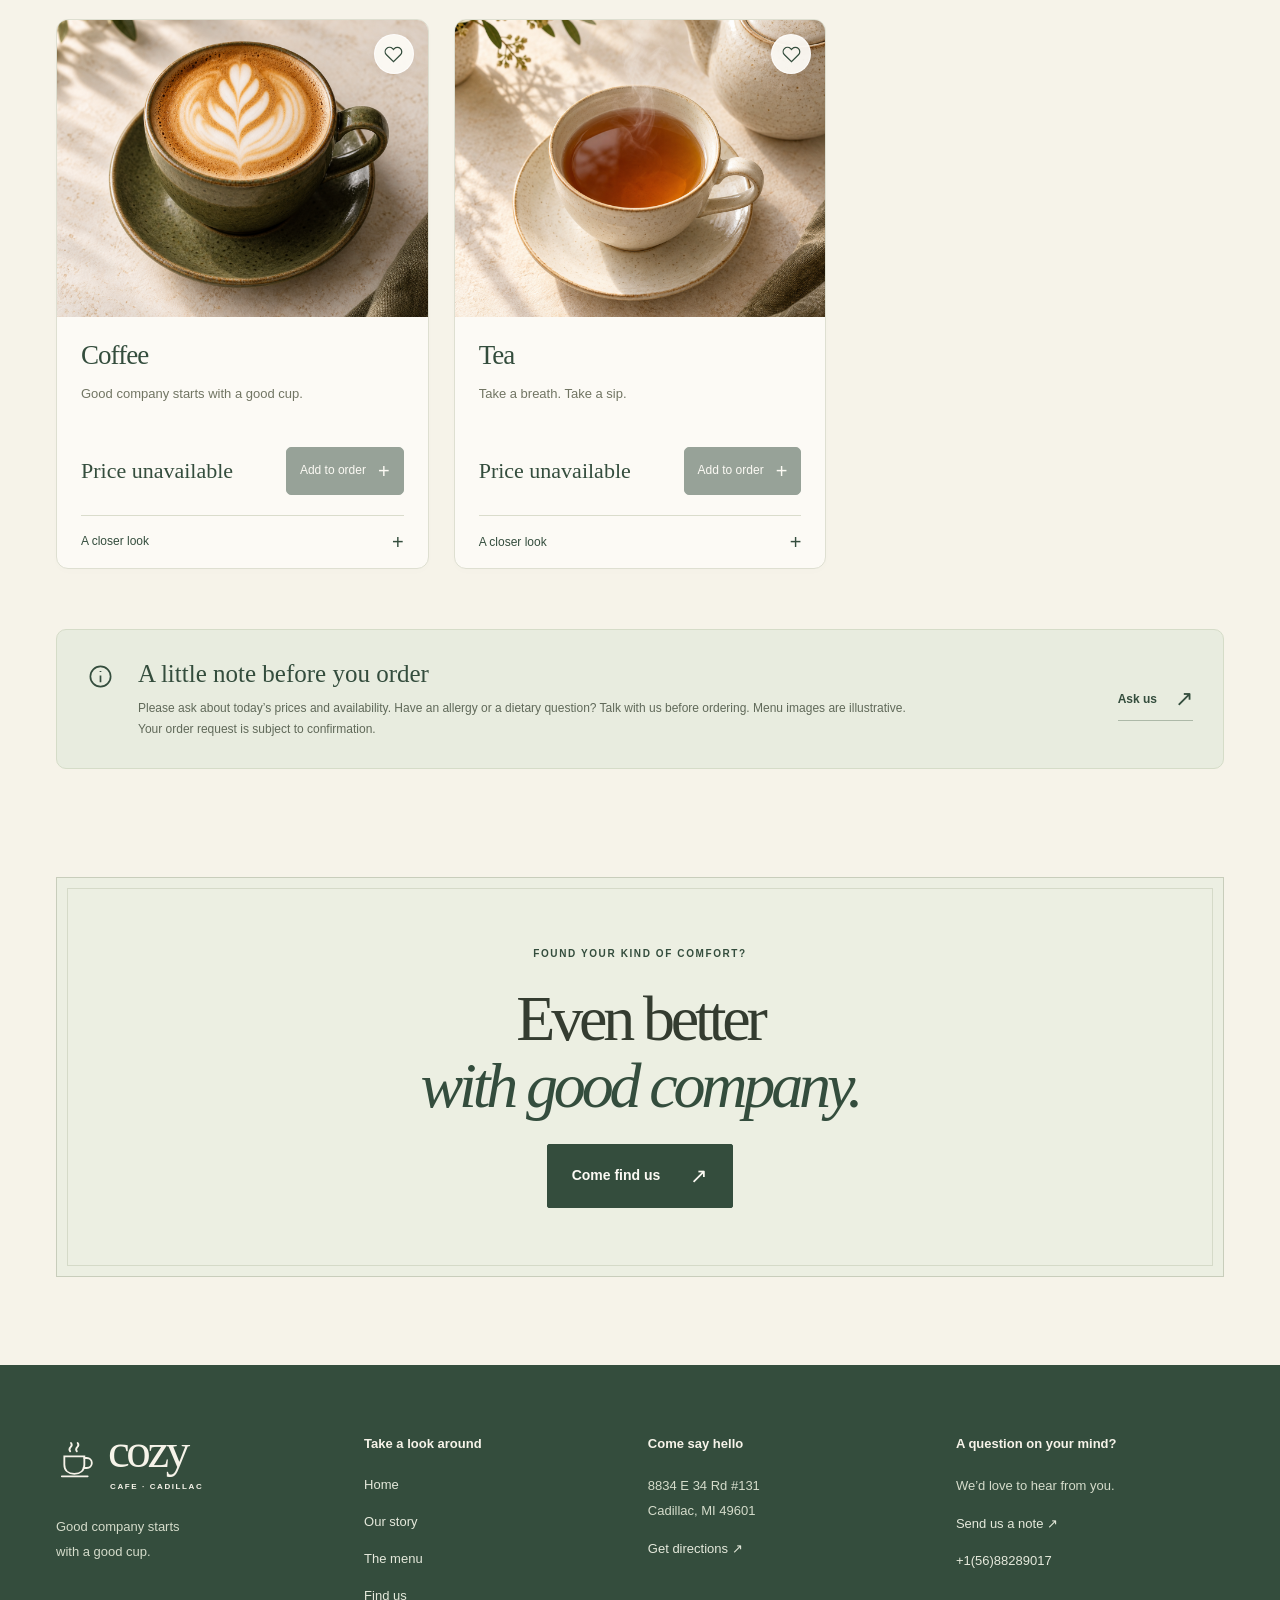
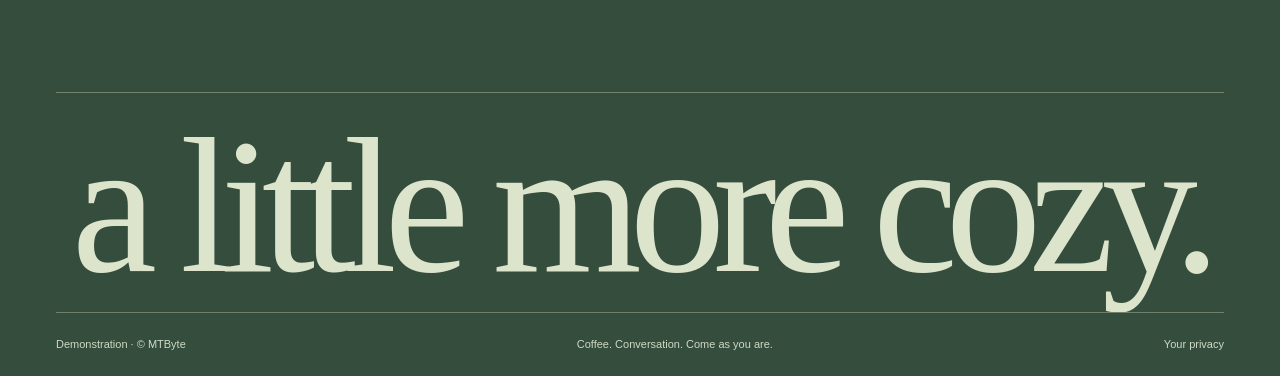
<file: menu.html>
<!doctype html>
<html lang="en">
<head>
  <meta charset="utf-8">
  <meta name="cozy-api-base" content="https://leads.mtbyte.io/cozy-demo-api">
  <meta name="cozy-demo" content="true">
  <meta name="viewport" content="width=device-width, initial-scale=1">
  <meta name="theme-color" content="#f6f3e9">
  <meta name="description" content="Explore Cozy Cafe’s breakfast, pastries, sandwiches, burgers, coffee and tea.">
  <meta name="robots" content="noindex,nofollow">
  <title>The menu · Cozy Cafe</title>
  <link rel="icon" href="assets/favicon.svg" type="image/svg+xml">
  <link rel="stylesheet" href="styles.css">
  <link rel="stylesheet" href="demo.css">
  <link rel="stylesheet" href="menu.css">
  <link rel="stylesheet" href="order.css">
  <script src="site.js" defer></script>
  <script src="premium.js" defer></script>
  <script src="menu.js" defer></script>
  <script src="order.js" defer></script>
</head>
<body data-page="menu">
<a class="skip-link" href="#main">Skip to content</a>
<div class="announcement">A little coffee. A little comfort. A place to call your own. <span>CADILLAC, MICHIGAN</span></div>
<header class="site-header wrap">
  <a class="brand" href="index.html" aria-label="Cozy Cafe home"><svg viewBox="0 0 48 48" fill="none" aria-hidden="true"><path d="M10 19h24v10c0 7-5 11-12 11S10 36 10 29V19Z" stroke="currentColor" stroke-width="2.2"/><path d="M34 21h3a6 6 0 0 1 0 12h-4M7 43h31M17 13c-4-5 5-5 1-10M25 13c-4-5 5-5 1-10" stroke="currentColor" stroke-width="2.2" stroke-linecap="round"/></svg><span>cozy<span class="brand-sub">CAFE · CADILLAC</span></span></a>
  <button class="menu-toggle" type="button" aria-controls="main-nav" aria-expanded="false"><span class="menu-toggle-lines" aria-hidden="true"></span><span class="sr-only">Open navigation</span></button>
  <nav id="main-nav" class="main-nav" aria-label="Main navigation"><a href="index.html">Home</a>
<a href="about.html">Our story</a>
<a href="menu.html" aria-current="page">The menu</a>
<a href="contact.html">Find us</a><a href="order.html" data-order-nav>Your order <span data-order-count>0</span></a></nav>
  <a class="button button-small header-cta" href="menu.html">Something delicious <span aria-hidden="true">↗</span></a>
</header>
<main id="main">
<section class="wrap dish-intro" aria-labelledby="menu-heading">
  <div class="dish-intro-copy"><p class="eyebrow">THE COZY CAFE MENU</p><h1 id="menu-heading">A little craving.<br><em>A lovely choice.</em></h1><p class="lead">Something golden. Something comforting. Something to make you stay a little longer.</p><a class="text-link" href="#browse-menu">Find your next favorite <span aria-hidden="true">↓</span></a><div class="dish-intro-note"><span class="dish-note-line"></span>Good food. Your kind of break.</div></div>
  <div class="dish-intro-art"><img src="assets/coffee-croissant.png" alt="Coffee and a golden croissant on a sunlit café table" width="1536" height="1024" fetchpriority="high"><span class="dish-art-caption">A MOMENT<br><em>just for you.</em></span><div class="dish-art-number" aria-hidden="true">19<span>lovely choices</span></div></div>
</section>
<section class="wrap dish-menu" aria-label="Explore our menu">
  <div class="dish-controls" id="browse-menu">
    <div class="dish-control-top"><div class="dish-search"><label class="sr-only" for="dish-search">Search the menu</label><svg viewBox="0 0 24 24" fill="none" stroke="currentColor" stroke-width="1.6" aria-hidden="true"><circle cx="10.5" cy="10.5" r="6.5"/><path d="m16 16 4.5 4.5"/></svg><input type="search" id="dish-search" placeholder="What are you craving?" autocomplete="off" maxlength="100" disabled><button type="button" class="dish-search-clear" aria-label="Clear search" hidden><span aria-hidden="true">×</span></button></div><button type="button" class="dish-picks-toggle" aria-pressed="false" disabled><svg viewBox="0 0 24 24" fill="none" stroke="currentColor" stroke-width="1.6" aria-hidden="true"><path d="M20.8 4.6a5.5 5.5 0 0 0-7.8 0L12 5.7l-1.1-1.1a5.5 5.5 0 0 0-7.8 7.8L12 21l8.8-8.6a5.5 5.5 0 0 0 0-7.8Z"/></svg><span>Your picks</span><span class="dish-picks-count">0</span></button></div>
    <div class="dish-control-bottom"><div class="dish-filters" role="group" aria-label="Menu categories"><button type="button" data-dish-category="all" aria-pressed="true" disabled>All good things <span>19</span></button><button type="button" data-dish-category="breakfast" aria-pressed="false" disabled>Breakfast & sweets <span>8</span></button><button type="button" data-dish-category="lunch" aria-pressed="false" disabled>Lunch & snacks <span>9</span></button><button type="button" data-dish-category="drinks" aria-pressed="false" disabled>Coffee & tea <span>2</span></button></div></div>
  </div>
  <div class="order-catalog-status" data-order-catalog-status role="status">Checking today’s menu…</div><p class="order-price-note" data-order-price-note hidden></p>
  <aside class="order-menu-basket" data-order-menu-basket hidden><details><summary><span>Your order <span data-order-count>0</span></span><span data-order-subtotal>Price to confirm</span><span aria-hidden="true">+</span></summary><div class="order-mini-body"><div data-order-lines="mini"></div><a href="order.html" class="button">Review your order <span aria-hidden="true">↗</span></a></div></details></aside>
  <p class="order-feedback" data-order-feedback role="status" aria-live="polite"></p>
  <div class="dish-result-bar"><p class="dish-result-count" role="status" aria-live="polite" aria-atomic="true">19 good things to choose from</p><button type="button" class="dish-copy-link" disabled><svg viewBox="0 0 24 24" fill="none" stroke="currentColor" stroke-width="1.5" aria-hidden="true"><path d="m10 13 4-4M8 15l-1 1a3.5 3.5 0 0 1-5-5l4-4a3.5 3.5 0 0 1 5 0m2 2 1-1a3.5 3.5 0 0 1 5 5l-4 4a3.5 3.5 0 0 1-5 0" transform="translate(2 1)"/></svg><span>Copy menu link</span></button></div>
  <noscript><p class="dish-noscript">Our full menu is below. Enable JavaScript to search, filter, save your picks, and request an order.</p></noscript>
  <aside class="dish-picks-note" hidden><div><strong>A few ideas for your next visit.</strong><p>Your picks are saved in this browser. Ask our team about prices and availability when you visit.</p></div><button type="button" class="dish-clear-picks">Clear your picks</button></aside>
  <p class="dish-feedback" role="status" aria-live="polite"></p>
  <div class="dish-empty" hidden><svg viewBox="0 0 48 48" fill="none" stroke="currentColor" stroke-width="1.4" aria-hidden="true"><path d="M10 20h25v8a12 12 0 0 1-25 0v-8ZM35 21h3a5 5 0 0 1 0 10h-3M8 43h30M19 14c-5-5 5-6 0-11M27 14c-5-5 5-6 0-11"/></svg><h2>No matches just yet.</h2><p>Try another search or explore the full menu.</p><button type="button" class="button dish-reset">Explore all good things <svg viewBox="0 0 24 24" fill="none" stroke="currentColor" stroke-width="1.5" aria-hidden="true"><path d="M5 12h14m-6-6 6 6-6 6"/></svg></button></div>
<section class="dish-category" data-dish-section="breakfast" aria-labelledby="dish-breakfast-heading"><div class="dish-category-heading"><span class="dish-section-number">01</span><div><p class="eyebrow">SWEET STARTS &amp; LITTLE TREATS</p><h2 id="dish-breakfast-heading">Breakfast &amp; sweets</h2></div><span class="dish-category-count">08 CHOICES</span></div><div class="dish-grid">
<article class="dish-card" data-dish-id="butter-croissant" data-dish-kind="breakfast" data-dish-name="Butter Croissant" id="butter-croissant">
  <div class="dish-photo"><img src="assets/menu/butter-croissant.png" alt="Butter Croissant, shown as a menu illustration" width="1024" height="1024" loading="lazy" decoding="async"><button type="button" class="dish-favorite" aria-label="Save Butter Croissant to your picks" aria-pressed="false" disabled><svg viewBox="0 0 24 24" fill="none" stroke="currentColor" stroke-width="1.6" aria-hidden="true"><path d="M20.8 4.6a5.5 5.5 0 0 0-7.8 0L12 5.7l-1.1-1.1a5.5 5.5 0 0 0-7.8 7.8L12 21l8.8-8.6a5.5 5.5 0 0 0 0-7.8Z"/></svg></button></div>
  <div class="dish-card-body"><h3>Butter Croissant</h3><p class="dish-description">Golden layers. A beautifully simple start.</p><div class="dish-order-line"><span class="dish-order-price" data-order-price="butter-croissant">Checking menu…</span><button type="button" class="dish-add-order" data-order-add="butter-croissant" disabled>Add to order <span aria-hidden="true">+</span></button></div><details class="dish-details"><summary>A closer look <span aria-hidden="true">+</span></summary><div class="dish-detail-content"><p>Try it alongside a cup of coffee for an unhurried breakfast.</p><a href="contact.html#contact-form">Ask us about this <svg viewBox="0 0 24 24" fill="none" stroke="currentColor" stroke-width="1.5" aria-hidden="true"><path d="M5 12h14m-6-6 6 6-6 6"/></svg></a></div></details></div>
</article>
<article class="dish-card" data-dish-id="chocolate-croissant" data-dish-kind="breakfast" data-dish-name="Chocolate Croissant" id="chocolate-croissant">
  <div class="dish-photo"><img src="assets/menu/chocolate-croissant.png" alt="Chocolate Croissant, shown as a menu illustration" width="1024" height="1024" loading="lazy" decoding="async"><button type="button" class="dish-favorite" aria-label="Save Chocolate Croissant to your picks" aria-pressed="false" disabled><svg viewBox="0 0 24 24" fill="none" stroke="currentColor" stroke-width="1.6" aria-hidden="true"><path d="M20.8 4.6a5.5 5.5 0 0 0-7.8 0L12 5.7l-1.1-1.1a5.5 5.5 0 0 0-7.8 7.8L12 21l8.8-8.6a5.5 5.5 0 0 0 0-7.8Z"/></svg></button></div>
  <div class="dish-card-body"><h3>Chocolate Croissant</h3><p class="dish-description">A little chocolate makes a good morning.</p><div class="dish-order-line"><span class="dish-order-price" data-order-price="chocolate-croissant">Checking menu…</span><button type="button" class="dish-add-order" data-order-add="chocolate-croissant" disabled>Add to order <span aria-hidden="true">+</span></button></div><details class="dish-details"><summary>A closer look <span aria-hidden="true">+</span></summary><div class="dish-detail-content"><p>A lovely companion to coffee, or a sweet break all on its own.</p><a href="contact.html#contact-form">Ask us about this <svg viewBox="0 0 24 24" fill="none" stroke="currentColor" stroke-width="1.5" aria-hidden="true"><path d="M5 12h14m-6-6 6 6-6 6"/></svg></a></div></details></div>
</article>
<article class="dish-card" data-dish-id="cinnamon-roll" data-dish-kind="breakfast" data-dish-name="Cinnamon Roll" id="cinnamon-roll">
  <div class="dish-photo"><img src="assets/menu/cinnamon-roll.png" alt="Cinnamon Roll, shown as a menu illustration" width="1024" height="1024" loading="lazy" decoding="async"><button type="button" class="dish-favorite" aria-label="Save Cinnamon Roll to your picks" aria-pressed="false" disabled><svg viewBox="0 0 24 24" fill="none" stroke="currentColor" stroke-width="1.6" aria-hidden="true"><path d="M20.8 4.6a5.5 5.5 0 0 0-7.8 0L12 5.7l-1.1-1.1a5.5 5.5 0 0 0-7.8 7.8L12 21l8.8-8.6a5.5 5.5 0 0 0 0-7.8Z"/></svg></button></div>
  <div class="dish-card-body"><h3>Cinnamon Roll</h3><p class="dish-description">A soft swirl of cinnamon comfort.</p><div class="dish-order-line"><span class="dish-order-price" data-order-price="cinnamon-roll">Checking menu…</span><button type="button" class="dish-add-order" data-order-add="cinnamon-roll" disabled>Add to order <span aria-hidden="true">+</span></button></div><details class="dish-details"><summary>A closer look <span aria-hidden="true">+</span></summary><div class="dish-detail-content"><p>Find a comfortable seat, add your favorite drink, and take your time.</p><a href="contact.html#contact-form">Ask us about this <svg viewBox="0 0 24 24" fill="none" stroke="currentColor" stroke-width="1.5" aria-hidden="true"><path d="M5 12h14m-6-6 6 6-6 6"/></svg></a></div></details></div>
</article>
<article class="dish-card" data-dish-id="banana-bread" data-dish-kind="breakfast" data-dish-name="Banana Bread Slice" id="banana-bread">
  <div class="dish-photo"><img src="assets/menu/banana-bread.png" alt="Banana Bread Slice, shown as a menu illustration" width="1024" height="1024" loading="lazy" decoding="async"><button type="button" class="dish-favorite" aria-label="Save Banana Bread Slice to your picks" aria-pressed="false" disabled><svg viewBox="0 0 24 24" fill="none" stroke="currentColor" stroke-width="1.6" aria-hidden="true"><path d="M20.8 4.6a5.5 5.5 0 0 0-7.8 0L12 5.7l-1.1-1.1a5.5 5.5 0 0 0-7.8 7.8L12 21l8.8-8.6a5.5 5.5 0 0 0 0-7.8Z"/></svg></button></div>
  <div class="dish-card-body"><h3>Banana Bread Slice</h3><p class="dish-description">A familiar favorite, one lovely slice at a time.</p><div class="dish-order-line"><span class="dish-order-price" data-order-price="banana-bread">Checking menu…</span><button type="button" class="dish-add-order" data-order-add="banana-bread" disabled>Add to order <span aria-hidden="true">+</span></button></div><details class="dish-details"><summary>A closer look <span aria-hidden="true">+</span></summary><div class="dish-detail-content"><p>A small breakfast or an afternoon pause. Coffee and tea both make good company.</p><a href="contact.html#contact-form">Ask us about this <svg viewBox="0 0 24 24" fill="none" stroke="currentColor" stroke-width="1.5" aria-hidden="true"><path d="M5 12h14m-6-6 6 6-6 6"/></svg></a></div></details></div>
</article>
<article class="dish-card" data-dish-id="blueberry-muffin" data-dish-kind="breakfast" data-dish-name="Blueberry Muffin" id="blueberry-muffin">
  <div class="dish-photo"><img src="assets/menu/blueberry-muffin.png" alt="Blueberry Muffin, shown as a menu illustration" width="1024" height="1024" loading="lazy" decoding="async"><button type="button" class="dish-favorite" aria-label="Save Blueberry Muffin to your picks" aria-pressed="false" disabled><svg viewBox="0 0 24 24" fill="none" stroke="currentColor" stroke-width="1.6" aria-hidden="true"><path d="M20.8 4.6a5.5 5.5 0 0 0-7.8 0L12 5.7l-1.1-1.1a5.5 5.5 0 0 0-7.8 7.8L12 21l8.8-8.6a5.5 5.5 0 0 0 0-7.8Z"/></svg></button></div>
  <div class="dish-card-body"><h3>Blueberry Muffin</h3><p class="dish-description">A sweet little pause with blueberries.</p><div class="dish-order-line"><span class="dish-order-price" data-order-price="blueberry-muffin">Checking menu…</span><button type="button" class="dish-add-order" data-order-add="blueberry-muffin" disabled>Add to order <span aria-hidden="true">+</span></button></div><details class="dish-details"><summary>A closer look <span aria-hidden="true">+</span></summary><div class="dish-detail-content"><p>Pick a cup of tea and make a little room in your day for a break.</p><a href="contact.html#contact-form">Ask us about this <svg viewBox="0 0 24 24" fill="none" stroke="currentColor" stroke-width="1.5" aria-hidden="true"><path d="M5 12h14m-6-6 6 6-6 6"/></svg></a></div></details></div>
</article>
<article class="dish-card" data-dish-id="cheese-danish" data-dish-kind="breakfast" data-dish-name="Cheese Danish" id="cheese-danish">
  <div class="dish-photo"><img src="assets/menu/cheese-danish.png" alt="Cheese Danish, shown as a menu illustration" width="1024" height="1024" loading="lazy" decoding="async"><button type="button" class="dish-favorite" aria-label="Save Cheese Danish to your picks" aria-pressed="false" disabled><svg viewBox="0 0 24 24" fill="none" stroke="currentColor" stroke-width="1.6" aria-hidden="true"><path d="M20.8 4.6a5.5 5.5 0 0 0-7.8 0L12 5.7l-1.1-1.1a5.5 5.5 0 0 0-7.8 7.8L12 21l8.8-8.6a5.5 5.5 0 0 0 0-7.8Z"/></svg></button></div>
  <div class="dish-card-body"><h3>Cheese Danish</h3><p class="dish-description">Flaky pastry meets a creamy cheese center.</p><div class="dish-order-line"><span class="dish-order-price" data-order-price="cheese-danish">Checking menu…</span><button type="button" class="dish-add-order" data-order-add="cheese-danish" disabled>Add to order <span aria-hidden="true">+</span></button></div><details class="dish-details"><summary>A closer look <span aria-hidden="true">+</span></summary><div class="dish-detail-content"><p>An easy choice for pastry lovers. Enjoy it with coffee or tea.</p><a href="contact.html#contact-form">Ask us about this <svg viewBox="0 0 24 24" fill="none" stroke="currentColor" stroke-width="1.5" aria-hidden="true"><path d="M5 12h14m-6-6 6 6-6 6"/></svg></a></div></details></div>
</article>
<article class="dish-card" data-dish-id="toast-jam" data-dish-kind="breakfast" data-dish-name="Toast &amp; Jam" id="toast-jam">
  <div class="dish-photo"><img src="assets/menu/toast-jam.png" alt="Toast &amp; Jam, shown as a menu illustration" width="1024" height="1024" loading="lazy" decoding="async"><button type="button" class="dish-favorite" aria-label="Save Toast &amp; Jam to your picks" aria-pressed="false" disabled><svg viewBox="0 0 24 24" fill="none" stroke="currentColor" stroke-width="1.6" aria-hidden="true"><path d="M20.8 4.6a5.5 5.5 0 0 0-7.8 0L12 5.7l-1.1-1.1a5.5 5.5 0 0 0-7.8 7.8L12 21l8.8-8.6a5.5 5.5 0 0 0 0-7.8Z"/></svg></button></div>
  <div class="dish-card-body"><h3>Toast &amp; Jam</h3><p class="dish-description">Simple pleasures for slower mornings.</p><div class="dish-order-line"><span class="dish-order-price" data-order-price="toast-jam">Checking menu…</span><button type="button" class="dish-add-order" data-order-add="toast-jam" disabled>Add to order <span aria-hidden="true">+</span></button></div><details class="dish-details"><summary>A closer look <span aria-hidden="true">+</span></summary><div class="dish-detail-content"><p>Keep breakfast uncomplicated: toast, jam, and something warm to sip.</p><a href="contact.html#contact-form">Ask us about this <svg viewBox="0 0 24 24" fill="none" stroke="currentColor" stroke-width="1.5" aria-hidden="true"><path d="M5 12h14m-6-6 6 6-6 6"/></svg></a></div></details></div>
</article>
<article class="dish-card" data-dish-id="pancakes" data-dish-kind="breakfast" data-dish-name="Pancake Stack" id="pancakes">
  <div class="dish-photo"><img src="assets/menu/pancakes.png" alt="Pancake Stack, shown as a menu illustration" width="1024" height="1024" loading="lazy" decoding="async"><button type="button" class="dish-favorite" aria-label="Save Pancake Stack to your picks" aria-pressed="false" disabled><svg viewBox="0 0 24 24" fill="none" stroke="currentColor" stroke-width="1.6" aria-hidden="true"><path d="M20.8 4.6a5.5 5.5 0 0 0-7.8 0L12 5.7l-1.1-1.1a5.5 5.5 0 0 0-7.8 7.8L12 21l8.8-8.6a5.5 5.5 0 0 0 0-7.8Z"/></svg></button></div>
  <div class="dish-card-body"><h3>Pancake Stack</h3><p class="dish-description">A breakfast worth sitting down for.</p><div class="dish-order-line"><span class="dish-order-price" data-order-price="pancakes">Checking menu…</span><button type="button" class="dish-add-order" data-order-add="pancakes" disabled>Add to order <span aria-hidden="true">+</span></button></div><details class="dish-details"><summary>A closer look <span aria-hidden="true">+</span></summary><div class="dish-detail-content"><p>Set aside a little time for breakfast. Ask us about today’s preparation when you visit.</p><a href="contact.html#contact-form">Ask us about this <svg viewBox="0 0 24 24" fill="none" stroke="currentColor" stroke-width="1.5" aria-hidden="true"><path d="M5 12h14m-6-6 6 6-6 6"/></svg></a></div></details></div>
</article>
</div></section>
<section class="dish-category" data-dish-section="lunch" aria-labelledby="dish-lunch-heading"><div class="dish-category-heading"><span class="dish-section-number">02</span><div><p class="eyebrow">TAKE A PROPER BREAK</p><h2 id="dish-lunch-heading">Lunch &amp; snacks</h2></div><span class="dish-category-count">09 CHOICES</span></div><div class="dish-grid">
<article class="dish-card" data-dish-id="club-sandwich" data-dish-kind="lunch" data-dish-name="Club Sandwich" id="club-sandwich">
  <div class="dish-photo"><img src="assets/menu/club-sandwich.png" alt="Club Sandwich, shown as a menu illustration" width="1024" height="1024" loading="lazy" decoding="async"><button type="button" class="dish-favorite" aria-label="Save Club Sandwich to your picks" aria-pressed="false" disabled><svg viewBox="0 0 24 24" fill="none" stroke="currentColor" stroke-width="1.6" aria-hidden="true"><path d="M20.8 4.6a5.5 5.5 0 0 0-7.8 0L12 5.7l-1.1-1.1a5.5 5.5 0 0 0-7.8 7.8L12 21l8.8-8.6a5.5 5.5 0 0 0 0-7.8Z"/></svg></button></div>
  <div class="dish-card-body"><h3>Club Sandwich</h3><p class="dish-description">Make a little more of your lunch break.</p><div class="dish-order-line"><span class="dish-order-price" data-order-price="club-sandwich">Checking menu…</span><button type="button" class="dish-add-order" data-order-add="club-sandwich" disabled>Add to order <span aria-hidden="true">+</span></button></div><details class="dish-details"><summary>A closer look <span aria-hidden="true">+</span></summary><div class="dish-detail-content"><p>Looking for a side? Take a look at our French Fries, too.</p><a href="contact.html#contact-form">Ask us about this <svg viewBox="0 0 24 24" fill="none" stroke="currentColor" stroke-width="1.5" aria-hidden="true"><path d="M5 12h14m-6-6 6 6-6 6"/></svg></a></div></details></div>
</article>
<article class="dish-card" data-dish-id="chicken-sandwich" data-dish-kind="lunch" data-dish-name="Chicken Sandwich" id="chicken-sandwich">
  <div class="dish-photo"><img src="assets/menu/chicken-sandwich.png" alt="Chicken Sandwich, shown as a menu illustration" width="1024" height="1024" loading="lazy" decoding="async"><button type="button" class="dish-favorite" aria-label="Save Chicken Sandwich to your picks" aria-pressed="false" disabled><svg viewBox="0 0 24 24" fill="none" stroke="currentColor" stroke-width="1.6" aria-hidden="true"><path d="M20.8 4.6a5.5 5.5 0 0 0-7.8 0L12 5.7l-1.1-1.1a5.5 5.5 0 0 0-7.8 7.8L12 21l8.8-8.6a5.5 5.5 0 0 0 0-7.8Z"/></svg></button></div>
  <div class="dish-card-body"><h3>Chicken Sandwich</h3><p class="dish-description">A satisfying stop in the middle of your day.</p><div class="dish-order-line"><span class="dish-order-price" data-order-price="chicken-sandwich">Checking menu…</span><button type="button" class="dish-add-order" data-order-add="chicken-sandwich" disabled>Add to order <span aria-hidden="true">+</span></button></div><details class="dish-details"><summary>A closer look <span aria-hidden="true">+</span></summary><div class="dish-detail-content"><p>A lunch-break choice that goes well with good conversation. Ask about today’s preparation.</p><a href="contact.html#contact-form">Ask us about this <svg viewBox="0 0 24 24" fill="none" stroke="currentColor" stroke-width="1.5" aria-hidden="true"><path d="M5 12h14m-6-6 6 6-6 6"/></svg></a></div></details></div>
</article>
<article class="dish-card" data-dish-id="veggie-sandwich" data-dish-kind="lunch" data-dish-name="Veggie Sandwich" id="veggie-sandwich">
  <div class="dish-photo"><img src="assets/menu/veggie-sandwich.png" alt="Veggie Sandwich, shown as a menu illustration" width="1024" height="1024" loading="lazy" decoding="async"><button type="button" class="dish-favorite" aria-label="Save Veggie Sandwich to your picks" aria-pressed="false" disabled><svg viewBox="0 0 24 24" fill="none" stroke="currentColor" stroke-width="1.6" aria-hidden="true"><path d="M20.8 4.6a5.5 5.5 0 0 0-7.8 0L12 5.7l-1.1-1.1a5.5 5.5 0 0 0-7.8 7.8L12 21l8.8-8.6a5.5 5.5 0 0 0 0-7.8Z"/></svg></button></div>
  <div class="dish-card-body"><h3>Veggie Sandwich</h3><p class="dish-description">A vegetable-filled bite to brighten lunch.</p><div class="dish-order-line"><span class="dish-order-price" data-order-price="veggie-sandwich">Checking menu…</span><button type="button" class="dish-add-order" data-order-add="veggie-sandwich" disabled>Add to order <span aria-hidden="true">+</span></button></div><details class="dish-details"><summary>A closer look <span aria-hidden="true">+</span></summary><div class="dish-detail-content"><p>Explore a different lunchtime favorite. Our team can help with ingredient questions.</p><a href="contact.html#contact-form">Ask us about this <svg viewBox="0 0 24 24" fill="none" stroke="currentColor" stroke-width="1.5" aria-hidden="true"><path d="M5 12h14m-6-6 6 6-6 6"/></svg></a></div></details></div>
</article>
<article class="dish-card" data-dish-id="beef-burger" data-dish-kind="lunch" data-dish-name="Beef Burger" id="beef-burger">
  <div class="dish-photo"><img src="assets/menu/beef-burger.png" alt="Beef Burger, shown as a menu illustration" width="1024" height="1024" loading="lazy" decoding="async"><button type="button" class="dish-favorite" aria-label="Save Beef Burger to your picks" aria-pressed="false" disabled><svg viewBox="0 0 24 24" fill="none" stroke="currentColor" stroke-width="1.6" aria-hidden="true"><path d="M20.8 4.6a5.5 5.5 0 0 0-7.8 0L12 5.7l-1.1-1.1a5.5 5.5 0 0 0-7.8 7.8L12 21l8.8-8.6a5.5 5.5 0 0 0 0-7.8Z"/></svg></button></div>
  <div class="dish-card-body"><h3>Beef Burger</h3><p class="dish-description">For a proper, put-your-phone-down lunch.</p><div class="dish-order-line"><span class="dish-order-price" data-order-price="beef-burger">Checking menu…</span><button type="button" class="dish-add-order" data-order-add="beef-burger" disabled>Add to order <span aria-hidden="true">+</span></button></div><details class="dish-details"><summary>A closer look <span aria-hidden="true">+</span></summary><div class="dish-detail-content"><p>Pair your burger with French Fries and enjoy a proper break.</p><a href="contact.html#contact-form">Ask us about this <svg viewBox="0 0 24 24" fill="none" stroke="currentColor" stroke-width="1.5" aria-hidden="true"><path d="M5 12h14m-6-6 6 6-6 6"/></svg></a></div></details></div>
</article>
<article class="dish-card" data-dish-id="chicken-burger" data-dish-kind="lunch" data-dish-name="Chicken Burger" id="chicken-burger">
  <div class="dish-photo"><img src="assets/menu/chicken-burger.png" alt="Chicken Burger, shown as a menu illustration" width="1024" height="1024" loading="lazy" decoding="async"><button type="button" class="dish-favorite" aria-label="Save Chicken Burger to your picks" aria-pressed="false" disabled><svg viewBox="0 0 24 24" fill="none" stroke="currentColor" stroke-width="1.6" aria-hidden="true"><path d="M20.8 4.6a5.5 5.5 0 0 0-7.8 0L12 5.7l-1.1-1.1a5.5 5.5 0 0 0-7.8 7.8L12 21l8.8-8.6a5.5 5.5 0 0 0 0-7.8Z"/></svg></button></div>
  <div class="dish-card-body"><h3>Chicken Burger</h3><p class="dish-description">A comforting bite when hunger calls.</p><div class="dish-order-line"><span class="dish-order-price" data-order-price="chicken-burger">Checking menu…</span><button type="button" class="dish-add-order" data-order-add="chicken-burger" disabled>Add to order <span aria-hidden="true">+</span></button></div><details class="dish-details"><summary>A closer look <span aria-hidden="true">+</span></summary><div class="dish-detail-content"><p>Make a meal of your visit with a burger and a side of French Fries.</p><a href="contact.html#contact-form">Ask us about this <svg viewBox="0 0 24 24" fill="none" stroke="currentColor" stroke-width="1.5" aria-hidden="true"><path d="M5 12h14m-6-6 6 6-6 6"/></svg></a></div></details></div>
</article>
<article class="dish-card" data-dish-id="french-fries" data-dish-kind="lunch" data-dish-name="French Fries" id="french-fries">
  <div class="dish-photo"><img src="assets/menu/french-fries.png" alt="French Fries, shown as a menu illustration" width="1024" height="1024" loading="lazy" decoding="async"><button type="button" class="dish-favorite" aria-label="Save French Fries to your picks" aria-pressed="false" disabled><svg viewBox="0 0 24 24" fill="none" stroke="currentColor" stroke-width="1.6" aria-hidden="true"><path d="M20.8 4.6a5.5 5.5 0 0 0-7.8 0L12 5.7l-1.1-1.1a5.5 5.5 0 0 0-7.8 7.8L12 21l8.8-8.6a5.5 5.5 0 0 0 0-7.8Z"/></svg></button></div>
  <div class="dish-card-body"><h3>French Fries</h3><p class="dish-description">A crisp little something on the side.</p><div class="dish-order-line"><span class="dish-order-price" data-order-price="french-fries">Checking menu…</span><button type="button" class="dish-add-order" data-order-add="french-fries" disabled>Add to order <span aria-hidden="true">+</span></button></div><details class="dish-details"><summary>A closer look <span aria-hidden="true">+</span></summary><div class="dish-detail-content"><p>Alongside a sandwich, next to a burger, or simply as your pick of the day.</p><a href="contact.html#contact-form">Ask us about this <svg viewBox="0 0 24 24" fill="none" stroke="currentColor" stroke-width="1.5" aria-hidden="true"><path d="M5 12h14m-6-6 6 6-6 6"/></svg></a></div></details></div>
</article>
<article class="dish-card" data-dish-id="meat-pie" data-dish-kind="lunch" data-dish-name="Meat Pie" id="meat-pie">
  <div class="dish-photo"><img src="assets/menu/meat-pie.png" alt="Meat Pie, shown as a menu illustration" width="1024" height="1024" loading="lazy" decoding="async"><button type="button" class="dish-favorite" aria-label="Save Meat Pie to your picks" aria-pressed="false" disabled><svg viewBox="0 0 24 24" fill="none" stroke="currentColor" stroke-width="1.6" aria-hidden="true"><path d="M20.8 4.6a5.5 5.5 0 0 0-7.8 0L12 5.7l-1.1-1.1a5.5 5.5 0 0 0-7.8 7.8L12 21l8.8-8.6a5.5 5.5 0 0 0 0-7.8Z"/></svg></button></div>
  <div class="dish-card-body"><h3>Meat Pie</h3><p class="dish-description">Savory comfort, tucked into pastry.</p><div class="dish-order-line"><span class="dish-order-price" data-order-price="meat-pie">Checking menu…</span><button type="button" class="dish-add-order" data-order-add="meat-pie" disabled>Add to order <span aria-hidden="true">+</span></button></div><details class="dish-details"><summary>A closer look <span aria-hidden="true">+</span></summary><div class="dish-detail-content"><p>A pastry lover’s savory choice. Please ask our team about the filling and preparation.</p><a href="contact.html#contact-form">Ask us about this <svg viewBox="0 0 24 24" fill="none" stroke="currentColor" stroke-width="1.5" aria-hidden="true"><path d="M5 12h14m-6-6 6 6-6 6"/></svg></a></div></details></div>
</article>
<article class="dish-card" data-dish-id="sausage-roll" data-dish-kind="lunch" data-dish-name="Sausage Roll" id="sausage-roll">
  <div class="dish-photo"><img src="assets/menu/sausage-roll.png" alt="Sausage Roll, shown as a menu illustration" width="1024" height="1024" loading="lazy" decoding="async"><button type="button" class="dish-favorite" aria-label="Save Sausage Roll to your picks" aria-pressed="false" disabled><svg viewBox="0 0 24 24" fill="none" stroke="currentColor" stroke-width="1.6" aria-hidden="true"><path d="M20.8 4.6a5.5 5.5 0 0 0-7.8 0L12 5.7l-1.1-1.1a5.5 5.5 0 0 0-7.8 7.8L12 21l8.8-8.6a5.5 5.5 0 0 0 0-7.8Z"/></svg></button></div>
  <div class="dish-card-body"><h3>Sausage Roll</h3><p class="dish-description">A pastry-wrapped reason to take a break.</p><div class="dish-order-line"><span class="dish-order-price" data-order-price="sausage-roll">Checking menu…</span><button type="button" class="dish-add-order" data-order-add="sausage-roll" disabled>Add to order <span aria-hidden="true">+</span></button></div><details class="dish-details"><summary>A closer look <span aria-hidden="true">+</span></summary><div class="dish-detail-content"><p>A savory stop between the bigger moments of your day. Ask us about today’s availability.</p><a href="contact.html#contact-form">Ask us about this <svg viewBox="0 0 24 24" fill="none" stroke="currentColor" stroke-width="1.5" aria-hidden="true"><path d="M5 12h14m-6-6 6 6-6 6"/></svg></a></div></details></div>
</article>
<article class="dish-card" data-dish-id="spring-rolls" data-dish-kind="lunch" data-dish-name="Spring Rolls" id="spring-rolls">
  <div class="dish-photo"><img src="assets/menu/spring-rolls.png" alt="Spring Rolls, shown as a menu illustration" width="1024" height="1024" loading="lazy" decoding="async"><button type="button" class="dish-favorite" aria-label="Save Spring Rolls to your picks" aria-pressed="false" disabled><svg viewBox="0 0 24 24" fill="none" stroke="currentColor" stroke-width="1.6" aria-hidden="true"><path d="M20.8 4.6a5.5 5.5 0 0 0-7.8 0L12 5.7l-1.1-1.1a5.5 5.5 0 0 0-7.8 7.8L12 21l8.8-8.6a5.5 5.5 0 0 0 0-7.8Z"/></svg></button></div>
  <div class="dish-card-body"><h3>Spring Rolls</h3><p class="dish-description">A little bite. A very good idea.</p><div class="dish-order-line"><span class="dish-order-price" data-order-price="spring-rolls">Checking menu…</span><button type="button" class="dish-add-order" data-order-add="spring-rolls" disabled>Add to order <span aria-hidden="true">+</span></button></div><details class="dish-details"><summary>A closer look <span aria-hidden="true">+</span></summary><div class="dish-detail-content"><p>Add a savory snack to your break. Ask our team about the filling before ordering.</p><a href="contact.html#contact-form">Ask us about this <svg viewBox="0 0 24 24" fill="none" stroke="currentColor" stroke-width="1.5" aria-hidden="true"><path d="M5 12h14m-6-6 6 6-6 6"/></svg></a></div></details></div>
</article>
</div></section>
<section class="dish-category" data-dish-section="drinks" aria-labelledby="dish-drinks-heading"><div class="dish-category-heading"><span class="dish-section-number">03</span><div><p class="eyebrow">SIP. SLOW DOWN. REPEAT.</p><h2 id="dish-drinks-heading">Coffee &amp; tea</h2></div><span class="dish-category-count">02 CHOICES</span></div><div class="dish-grid">
<article class="dish-card" data-dish-id="coffee" data-dish-kind="drinks" data-dish-name="Coffee" id="coffee">
  <div class="dish-photo"><img src="assets/menu/coffee.png" alt="Coffee, shown as a menu illustration" width="1024" height="1024" loading="lazy" decoding="async"><button type="button" class="dish-favorite" aria-label="Save Coffee to your picks" aria-pressed="false" disabled><svg viewBox="0 0 24 24" fill="none" stroke="currentColor" stroke-width="1.6" aria-hidden="true"><path d="M20.8 4.6a5.5 5.5 0 0 0-7.8 0L12 5.7l-1.1-1.1a5.5 5.5 0 0 0-7.8 7.8L12 21l8.8-8.6a5.5 5.5 0 0 0 0-7.8Z"/></svg></button></div>
  <div class="dish-card-body"><h3>Coffee</h3><p class="dish-description">Good company starts with a good cup.</p><div class="dish-order-line"><span class="dish-order-price" data-order-price="coffee">Checking menu…</span><button type="button" class="dish-add-order" data-order-add="coffee" disabled>Add to order <span aria-hidden="true">+</span></button></div><details class="dish-details"><summary>A closer look <span aria-hidden="true">+</span></summary><div class="dish-detail-content"><p>A pastry, a conversation, or a quiet moment. Choose your favorite way to enjoy it.</p><a href="contact.html#contact-form">Ask us about this <svg viewBox="0 0 24 24" fill="none" stroke="currentColor" stroke-width="1.5" aria-hidden="true"><path d="M5 12h14m-6-6 6 6-6 6"/></svg></a></div></details></div>
</article>
<article class="dish-card" data-dish-id="tea" data-dish-kind="drinks" data-dish-name="Tea" id="tea">
  <div class="dish-photo"><img src="assets/menu/tea.png" alt="Tea, shown as a menu illustration" width="1024" height="1024" loading="lazy" decoding="async"><button type="button" class="dish-favorite" aria-label="Save Tea to your picks" aria-pressed="false" disabled><svg viewBox="0 0 24 24" fill="none" stroke="currentColor" stroke-width="1.6" aria-hidden="true"><path d="M20.8 4.6a5.5 5.5 0 0 0-7.8 0L12 5.7l-1.1-1.1a5.5 5.5 0 0 0-7.8 7.8L12 21l8.8-8.6a5.5 5.5 0 0 0 0-7.8Z"/></svg></button></div>
  <div class="dish-card-body"><h3>Tea</h3><p class="dish-description">Take a breath. Take a sip.</p><div class="dish-order-line"><span class="dish-order-price" data-order-price="tea">Checking menu…</span><button type="button" class="dish-add-order" data-order-add="tea" disabled>Add to order <span aria-hidden="true">+</span></button></div><details class="dish-details"><summary>A closer look <span aria-hidden="true">+</span></summary><div class="dish-detail-content"><p>Settle in for something warm. Ask us which teas are available when you visit.</p><a href="contact.html#contact-form">Ask us about this <svg viewBox="0 0 24 24" fill="none" stroke="currentColor" stroke-width="1.5" aria-hidden="true"><path d="M5 12h14m-6-6 6 6-6 6"/></svg></a></div></details></div>
</article>
</div></section>
<div class="dish-menu-note"><svg viewBox="0 0 24 24" fill="none" stroke="currentColor" stroke-width="1.5" aria-hidden="true"><circle cx="12" cy="12" r="9"/><path d="M12 11v6M12 7v1"/></svg><div><strong>A little note before you order</strong><p>Please ask about today’s prices and availability. Have an allergy or a dietary question? Talk with us before ordering. Menu images are illustrative. Your order request is subject to confirmation.</p></div><a class="text-link" href="contact.html">Ask us <span aria-hidden="true">↗</span></a></div>
</section>
<section class="visit-banner wrap"><p class="eyebrow">FOUND YOUR KIND OF COMFORT?</p><h2>Even better<br><em>with good company.</em></h2><a class="button" href="contact.html">Come find us <span aria-hidden="true">↗</span></a></section>
<div class="order-mobile-bar" data-order-mobile hidden><div><span><b data-order-count>0</b> items in your order</span><strong data-order-subtotal>Price to confirm</strong></div><a href="order.html">Review order <span aria-hidden="true">↗</span></a></div>
</main>
<footer class="site-footer">
<div class="wrap footer-main">
  <div><a class="brand brand-footer" href="index.html"><svg viewBox="0 0 48 48" fill="none" aria-hidden="true"><path d="M10 19h24v10c0 7-5 11-12 11S10 36 10 29V19Z" stroke="currentColor" stroke-width="2.2"/><path d="M34 21h3a6 6 0 0 1 0 12h-4M7 43h31M17 13c-4-5 5-5 1-10M25 13c-4-5 5-5 1-10" stroke="currentColor" stroke-width="2.2" stroke-linecap="round"/></svg><span>cozy<span class="brand-sub">CAFE · CADILLAC</span></span></a><p>Good company starts<br>with a good cup.</p></div>
  <div><h2>Take a look around</h2><a href="index.html">Home</a>
<a href="about.html">Our story</a>
<a href="menu.html">The menu</a>
<a href="contact.html">Find us</a></div>
  <div><h2>Come say hello</h2><address>8834 E 34 Rd #131<br>Cadillac, MI 49601</address><a href="https://www.google.com/maps/search/?api=1&amp;query=8834%20E%2034%20Rd%20%23131%2C%20Cadillac%2C%20MI%2049601" target="_blank" rel="noopener noreferrer">Get directions <span aria-hidden="true">↗</span></a></div>
  <div><h2>A question on your mind?</h2><p>We’d love to hear from you.</p><a href="contact.html#contact-form">Send us a note <span aria-hidden="true">↗</span></a><a href="tel:+15688289017">+1(56)88289017</a></div>
</div>
<div class="wrap footer-wordmark" aria-hidden="true"><span>a little more cozy.</span></div>
<div class="wrap footer-bottom"><span>Demonstration · © <a href="https://mtbyte.io/" target="_blank" rel="noopener noreferrer">MTByte</a></span><span>Coffee. Conversation. Come as you are.</span><a href="contact.html#privacy">Your privacy</a></div>
</footer>
</body>
</html>
</file>
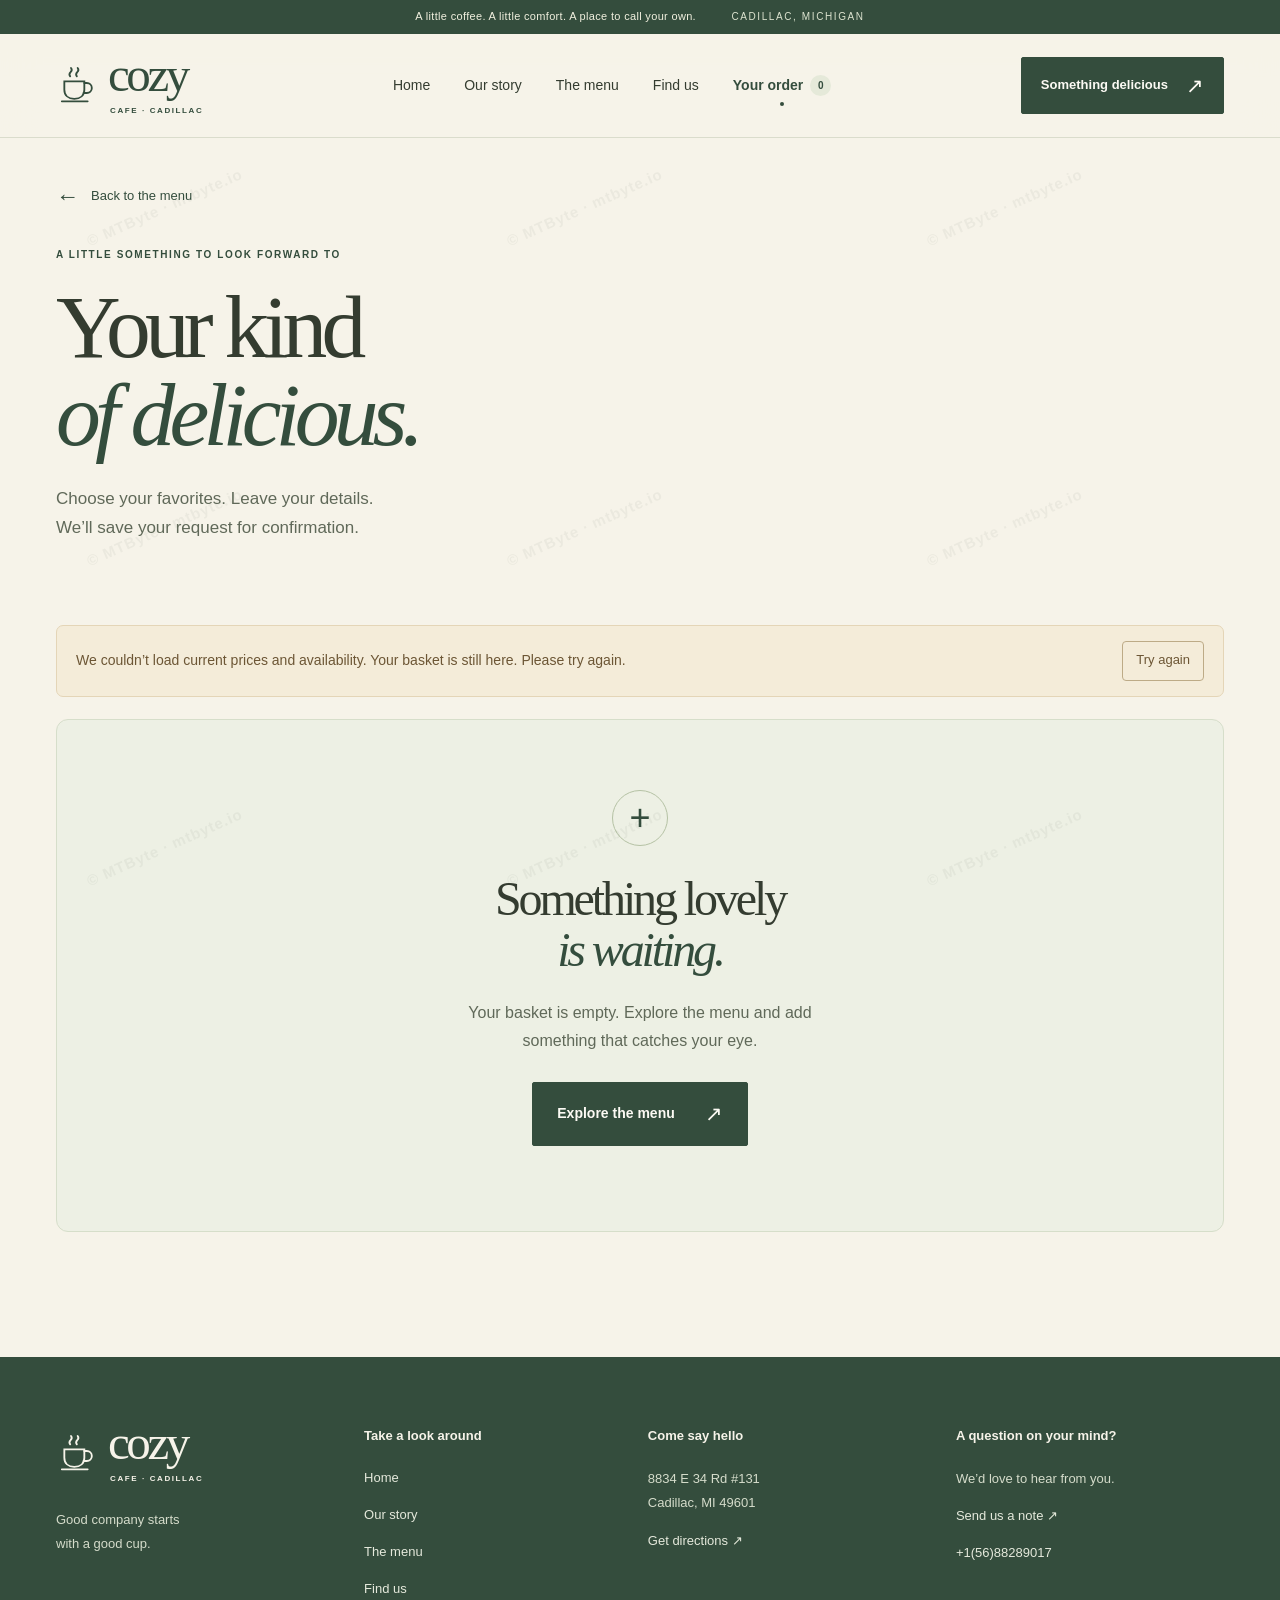
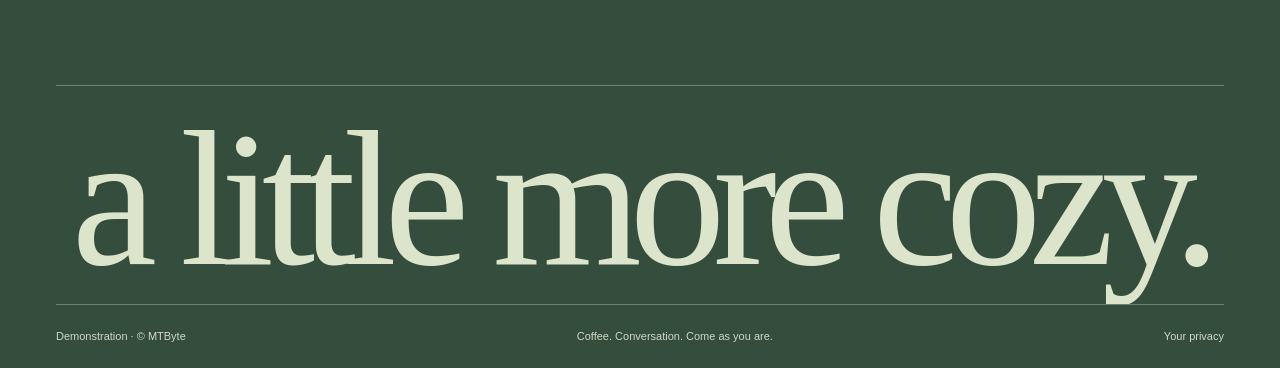
<file: order.html>
<!doctype html>
<html lang="en">
<head>
  <meta charset="utf-8">
  <meta name="cozy-api-base" content="https://leads.mtbyte.io/cozy-demo-api">
  <meta name="cozy-demo" content="true">
  <meta name="viewport" content="width=device-width, initial-scale=1">
  <meta name="theme-color" content="#f6f3e9">
  <meta name="description" content="Review your Cozy Cafe order and send a request for confirmation.">
  <meta name="robots" content="noindex,nofollow">
  <title>Your order · Cozy Cafe</title>
  <link rel="icon" href="assets/favicon.svg" type="image/svg+xml">
  <link rel="stylesheet" href="styles.css">
  <link rel="stylesheet" href="demo.css">
  <link rel="stylesheet" href="order.css">
  <script src="site.js" defer></script>
  <script src="premium.js" defer></script>
  <script src="order.js" defer></script>
</head>
<body data-page="order">
<a class="skip-link" href="#main">Skip to content</a>
<div class="announcement">A little coffee. A little comfort. A place to call your own. <span>CADILLAC, MICHIGAN</span></div>
<header class="site-header wrap">
  <a class="brand" href="index.html" aria-label="Cozy Cafe home"><svg viewBox="0 0 48 48" fill="none" aria-hidden="true"><path d="M10 19h24v10c0 7-5 11-12 11S10 36 10 29V19Z" stroke="currentColor" stroke-width="2.2"/><path d="M34 21h3a6 6 0 0 1 0 12h-4M7 43h31M17 13c-4-5 5-5 1-10M25 13c-4-5 5-5 1-10" stroke="currentColor" stroke-width="2.2" stroke-linecap="round"/></svg><span>cozy<span class="brand-sub">CAFE · CADILLAC</span></span></a>
  <button class="menu-toggle" type="button" aria-controls="main-nav" aria-expanded="false"><span class="menu-toggle-lines" aria-hidden="true"></span><span class="sr-only">Open navigation</span></button>
  <nav id="main-nav" class="main-nav" aria-label="Main navigation"><a href="index.html">Home</a>
<a href="about.html">Our story</a>
<a href="menu.html">The menu</a>
<a href="contact.html">Find us</a><a href="order.html" data-order-nav aria-current="page">Your order <span data-order-count>0</span></a></nav>
  <a class="button button-small header-cta" href="menu.html">Something delicious <span aria-hidden="true">↗</span></a>
</header>
<main id="main" class="order-main">
<section class="wrap order-intro"><a class="order-back" href="menu.html"><span aria-hidden="true">←</span> Back to the menu</a><p class="eyebrow">A LITTLE SOMETHING TO LOOK FORWARD TO</p><h1>Your kind<br><em>of delicious.</em></h1><p class="lead">Choose your favorites. Leave your details.<br>We’ll save your request for confirmation.</p></section>
<div class="wrap"><div class="order-catalog-status" data-order-catalog-status role="status">Checking today’s menu…</div><p class="order-price-note" data-order-price-note hidden></p><p class="order-feedback" data-order-feedback role="status" aria-live="polite"></p>
<noscript><div class="order-notice">Please enable JavaScript to review your basket and submit an order request. You can still <a href="menu.html">browse the full menu</a> or <a href="contact.html">contact the café</a>.</div></noscript>
<section class="order-empty" data-order-empty hidden><span class="order-empty-mark" aria-hidden="true">+</span><h2>Something lovely<br><em>is waiting.</em></h2><p>Your basket is empty. Explore the menu and add something that catches your eye.</p><a href="menu.html" class="button">Explore the menu <span aria-hidden="true">↗</span></a></section>
<div class="order-checkout" data-order-checkout hidden>
  <section class="order-basket-panel" aria-labelledby="basket-heading"><div class="order-panel-heading"><div><p class="eyebrow">01 · YOUR PICKS</p><h2 id="basket-heading">A good choice.</h2></div><a class="text-link" href="menu.html">Add more <span aria-hidden="true">+</span></a></div><div class="order-basket-lines" data-order-lines="full"></div><div class="order-basket-total"><span>Subtotal</span><strong data-order-subtotal>Price to confirm</strong></div><p class="order-total-note" data-order-total-note>Your request is subject to confirmation.</p></section>
  <section class="order-contact-panel" aria-labelledby="order-details-heading"><p class="eyebrow">02 · A WAY TO REACH YOU</p><h2 id="order-details-heading">Let’s make<br><em>it yours.</em></h2><p>Leave a phone number or email so the café can confirm your request.</p>
  <form id="order-form" action="https://leads.mtbyte.io/cozy-demo-api/api/orders" method="post"><fieldset id="order-customer-fields"><legend class="sr-only">Your contact details</legend><div class="field"><label for="order-name">Your name <span aria-hidden="true">*</span></label><input id="order-name" name="name" type="text" autocomplete="name" required minlength="2" maxlength="100" placeholder="What should we call you?"></div><div class="field"><label for="order-phone">Phone number</label><input id="order-phone" name="phone" type="tel" autocomplete="tel" maxlength="30" placeholder="Your phone number" aria-describedby="order-contact-hint"></div><div class="field"><label for="order-email">Email address</label><input id="order-email" name="email" type="email" autocomplete="email" maxlength="254" placeholder="you@example.com" aria-describedby="order-contact-hint"></div><p id="order-contact-hint" class="order-field-hint">Please provide at least one: phone or email.</p><div class="field"><label for="order-notes">Anything we should know? <span class="order-optional">Optional</span></label><textarea id="order-notes" name="notes" rows="3" maxlength="2000" placeholder="A question or a note about your request…"></textarea></div><div class="honey" aria-hidden="true"><label for="order-website">Leave this field empty</label><input id="order-website" name="website" tabindex="-1" autocomplete="off" type="text"></div></fieldset><p class="order-privacy">Your details are used to respond to this request. <a href="contact.html#privacy">Privacy information</a>.</p><button type="submit" class="button order-submit" disabled>Send order request <span aria-hidden="true">↗</span></button><p class="order-submit-note">Your request will need confirmation. No payment is taken here.</p><p id="order-form-status" role="status" aria-live="polite"></p></form>
  </section>
</div>
<section class="order-pending" data-order-pending hidden aria-labelledby="pending-heading"><p class="eyebrow">LET’S MAKE SURE</p><h2 id="pending-heading">Checking your request.</h2><p data-order-pending-message>We haven’t confirmed whether the café saved your request. Your basket and details are held to prevent a duplicate.</p><p class="order-request-reference">Request reference: <span data-order-request-reference></span></p><div class="order-pending-actions"><button class="button" type="button" data-order-retry hidden>Retry the same request</button><button class="text-link" type="button" data-order-check-status>Check request status <span aria-hidden="true">↗</span></button></div><p class="order-pending-note">Keep this page open while checking. If you contact the café, include the request reference above.</p><a class="text-link" href="contact.html">Contact the café <span aria-hidden="true">↗</span></a></section>
<section class="order-receipt" data-order-receipt hidden tabindex="-1" aria-labelledby="receipt-heading"><div class="order-receipt-mark" aria-hidden="true"><svg viewBox="0 0 40 40" fill="none" stroke="currentColor" stroke-width="1.8"><circle cx="20" cy="20" r="18"/><path d="m11 20 6 6 12-12"/></svg></div><p class="eyebrow">THANK YOU FOR CHOOSING COZY</p><h2 id="receipt-heading">Request saved.<br><em>Good things ahead.</em></h2><p class="order-receipt-status">Order request saved. Awaiting confirmation.</p><p class="order-receipt-reference">Reference <strong data-order-receipt-id></strong></p><div class="order-receipt-items" data-order-receipt-items></div><div class="order-basket-total"><span>Subtotal</span><strong data-order-receipt-total></strong></div><p class="order-price-note" data-order-receipt-pricing></p><p class="order-receipt-next">Please contact the café to confirm availability and arrangements. Your request has been recorded; no payment has been collected.</p><div class="button-row"><button type="button" class="button" data-order-copy-receipt>Copy order summary</button><a href="contact.html" class="text-link">Contact the café <span aria-hidden="true">↗</span></a><a href="menu.html" class="text-link">Back to the menu <span aria-hidden="true">↗</span></a></div></section>
</div></main>
<footer class="site-footer">
<div class="wrap footer-main">
  <div><a class="brand brand-footer" href="index.html"><svg viewBox="0 0 48 48" fill="none" aria-hidden="true"><path d="M10 19h24v10c0 7-5 11-12 11S10 36 10 29V19Z" stroke="currentColor" stroke-width="2.2"/><path d="M34 21h3a6 6 0 0 1 0 12h-4M7 43h31M17 13c-4-5 5-5 1-10M25 13c-4-5 5-5 1-10" stroke="currentColor" stroke-width="2.2" stroke-linecap="round"/></svg><span>cozy<span class="brand-sub">CAFE · CADILLAC</span></span></a><p>Good company starts<br>with a good cup.</p></div>
  <div><h2>Take a look around</h2><a href="index.html">Home</a>
<a href="about.html">Our story</a>
<a href="menu.html">The menu</a>
<a href="contact.html">Find us</a></div>
  <div><h2>Come say hello</h2><address>8834 E 34 Rd #131<br>Cadillac, MI 49601</address><a href="https://www.google.com/maps/search/?api=1&amp;query=8834%20E%2034%20Rd%20%23131%2C%20Cadillac%2C%20MI%2049601" target="_blank" rel="noopener noreferrer">Get directions <span aria-hidden="true">↗</span></a></div>
  <div><h2>A question on your mind?</h2><p>We’d love to hear from you.</p><a href="contact.html#contact-form">Send us a note <span aria-hidden="true">↗</span></a><a href="tel:+15688289017">+1(56)88289017</a></div>
</div>
<div class="wrap footer-wordmark" aria-hidden="true"><span>a little more cozy.</span></div>
<div class="wrap footer-bottom"><span>Demonstration · © <a href="https://mtbyte.io/" target="_blank" rel="noopener noreferrer">MTByte</a></span><span>Coffee. Conversation. Come as you are.</span><a href="contact.html#privacy">Your privacy</a></div>
</footer>
</body>
</html>
</file>
<file: styles.css>
@charset "UTF-8";
:root{--cream:#f6f3e9;--paper:#fcfaf4;--green:#344d3d;--deep:#263c30;--ink:#35372c;--muted:#666b5d;--line:#dadccc;--sage:#e9ecdf;--clay:#995c40;--serif:Georgia,'Times New Roman',serif;--sans:Arial,Helvetica,sans-serif}
*{box-sizing:border-box}html{scroll-behavior:smooth;scroll-padding-top:110px}body{margin:0;background:var(--cream);color:var(--ink);font-family:var(--sans);font-size:16px;line-height:1.7;-webkit-font-smoothing:antialiased}button,input,textarea{font:inherit}a{color:inherit;text-decoration:none}button,a,input,textarea{-webkit-tap-highlight-color:transparent}a,button{touch-action:manipulation}a:focus-visible,button:focus-visible,input:focus-visible,textarea:focus-visible{outline:3px solid var(--clay);outline-offset:5px}button{cursor:pointer}img{display:block;max-width:100%;height:auto}svg{display:block}h1,h2,h3,p{margin-top:0}h1,h2{font-family:var(--serif);font-weight:400;letter-spacing:-.052em;line-height:1.06}h1{font-size:clamp(56px,6.1vw,88px);margin-bottom:26px}h2{font-size:clamp(38px,4vw,57px);margin-bottom:24px}h3{font-family:var(--serif);font-weight:400;font-size:25px;letter-spacing:-.025em;line-height:1.2;margin-bottom:10px}em{font-weight:400;color:var(--green)}p{margin-bottom:22px;color:var(--muted)}[hidden]{display:none!important}.wrap{width:min(1240px,calc(100% - 112px));margin-inline:auto}.section{padding-block:94px}.eyebrow{font-size:11px;font-weight:700;letter-spacing:.16em;line-height:1.65;color:var(--green);margin-bottom:22px}.lead{font-size:18px;line-height:1.8;max-width:440px}.tiny-star{font-size:23px;line-height:1;vertical-align:middle;margin-right:10px;font-weight:400}.button{display:inline-flex;align-items:center;justify-content:center;gap:30px;border:1px solid var(--green);background:var(--green);color:var(--paper);padding:15px 24px;border-radius:5px;min-height:54px;font-size:14px;font-weight:600;line-height:1.4;transition:background .2s,transform .2s}.button:hover{background:var(--deep);transform:translateY(-2px)}.button span{font-size:21px;font-weight:400}.button-small{font-size:13px;padding:11px 18px;gap:18px;min-height:44px}.text-link{font-size:14px;display:inline-flex;align-items:center;gap:18px;line-height:1.5;min-height:44px;border-bottom:1px solid #adb9a8;font-weight:600;color:var(--green)}.text-link span{font-size:22px;font-weight:400}.text-link:hover{border-color:var(--green)}.button-row{display:flex;align-items:center;gap:25px;flex-wrap:wrap}.skip-link{position:fixed;z-index:30;top:-80px;left:20px;background:var(--green);color:white;padding:12px 20px}.skip-link:focus{top:12px}.sr-only{position:absolute;width:1px;height:1px;overflow:hidden;clip:rect(0,0,0,0);white-space:nowrap}.announcement{min-height:36px;background:var(--green);color:#f1f0df;text-align:center;padding:7px 25px;font-size:11px;letter-spacing:.03em}.announcement span{margin-left:32px;font-size:9px;letter-spacing:.16em;color:#dce3cf}.site-header{display:flex;align-items:center;justify-content:space-between;gap:30px;min-height:113px;border-bottom:1px solid var(--line);position:relative}.brand{display:inline-flex;align-items:center;gap:12px;flex-shrink:0;color:var(--green)}.brand>svg{width:40px;height:43px}.brand>span{font-family:var(--serif);font-size:43px;line-height:.8;letter-spacing:-.07em}.brand-sub{display:block;font-family:var(--sans);font-size:8px;letter-spacing:.2em;font-weight:600;line-height:1.2;margin-top:12px;margin-left:2px}.main-nav{display:flex;gap:28px;align-items:center}.main-nav a{font-size:13px;padding-block:12px;position:relative}.main-nav a[aria-current=page]{font-weight:700;color:var(--green)}.main-nav a[aria-current=page]:after{content:'';position:absolute;bottom:4px;height:4px;width:4px;border-radius:50%;left:calc(50% - 2px);background:var(--green)}.main-nav a:hover{color:var(--clay)}.menu-toggle{display:none}.hero{display:grid;grid-template-columns:1fr 1.05fr;gap:68px;padding-top:52px;padding-bottom:62px;align-items:center}.hero-copy{padding-block:22px}.hero .eyebrow{font-size:10px;margin-bottom:28px}.hero h1 em{font-size:1.1em}.hero .lead{font-size:17px;max-width:395px;margin-bottom:30px}.hero-note{display:flex;align-items:center;gap:14px;margin-top:44px;color:#6d725f;font-size:11px;line-height:1.5}.hero-note svg{width:30px;height:33px;opacity:.75}.hero-picture{position:relative;min-width:0;height:556px;padding-bottom:0}.hero-picture>img{width:100%;height:100%;object-fit:cover;object-position:46% center;border-radius:160px 160px 7px 7px}.picture-label{position:absolute;bottom:20px;left:20px;background:var(--cream);color:var(--green);padding:10px 16px;font-size:9px;letter-spacing:.16em;display:flex;align-items:center;border-radius:3px}.picture-label .tiny-star{font-size:17px;margin-right:10px}.round-note{position:absolute;right:-22px;top:35px;width:113px;height:113px;border-radius:50%;background:#e4e8d6;border:5px solid var(--cream);display:flex;align-items:center;justify-content:center;flex-direction:column;transform:rotate(12deg);color:var(--green)}.round-note span{font-size:7px;letter-spacing:.12em;line-height:1.6}.round-note strong{font-family:var(--serif);font-weight:400;font-style:italic;font-size:27px;line-height:.9;text-align:center;margin:7px 0}.comfort-strip{background:#e9ecdf;border-top:1px solid var(--line);border-bottom:1px solid var(--line);padding-block:17px}.comfort-strip>.wrap{display:flex;align-items:center;justify-content:space-between;gap:20px}.comfort-strip span{font-family:var(--serif);font-size:23px;color:var(--green);letter-spacing:-.02em}.comfort-strip i{font-size:19px;font-style:normal;color:#899174}.section-heading{display:flex;align-items:flex-end;justify-content:space-between;gap:30px;margin-bottom:34px}.section-heading h2{margin-bottom:0}.section-heading .eyebrow{margin-bottom:14px}.section-heading>.text-link{margin-bottom:6px}.feature-grid{display:grid;grid-template-columns:repeat(3,minmax(0,1fr));gap:25px}.feature-card{display:block;min-width:0}.feature-photo{height:280px;overflow:hidden;position:relative;background:#e4e6d9;border-radius:7px}.feature-photo img{height:100%;width:100%;object-fit:cover;transition:transform .5s}.coffee-crop img{width:170%;max-width:none;object-fit:cover;object-position:left;transform:translateX(-4%)}.pastry-crop img{width:175%;max-width:none;object-fit:cover;object-position:right;transform:translateX(-40%)}.feature-card:hover .feature-photo img{filter:brightness(1.04)}.photo-chip{position:absolute;left:14px;bottom:14px;background:var(--cream);padding:5px 10px;border-radius:3px;color:var(--green);font-size:9px;letter-spacing:.1em}.card-caption{display:flex;justify-content:space-between;align-items:center;gap:14px;padding-top:20px}.card-caption h3{font-size:23px;margin-bottom:5px}.card-caption p{font-size:13px;margin-bottom:0}.circle-arrow{flex-shrink:0;width:37px;height:37px;display:grid;place-items:center;border:1px solid #bfc5b3;border-radius:50%;font-size:21px;color:var(--green)}.feature-card:hover .circle-arrow{background:var(--green);color:var(--cream)}.lunch-art{border-radius:7px;background:var(--green);color:#eeefda;height:280px;overflow:hidden;padding:28px 25px;position:relative;display:flex;flex-direction:column;justify-content:space-between}.lunch-art .eyebrow{color:#d7dfc7;font-size:8px;margin-bottom:12px}.lunch-word{font-family:var(--serif);font-size:38px;line-height:1.05;letter-spacing:-.04em;z-index:1}.lunch-word em{color:#d4dabc}.lunch-items{font-size:8px;letter-spacing:.1em;z-index:1}.lunch-art svg{position:absolute;width:160px;right:-2px;bottom:45px;transform:rotate(-13deg);color:#b1bf9a;opacity:.5}.story-section{background:#eeeee3;padding-block:80px}.story-grid{display:grid;grid-template-columns:1.03fr 1fr;align-items:center;gap:90px}.story-photo{position:relative;height:510px}.story-photo img{width:100%;height:100%;object-fit:cover;object-position:42% center;border-radius:7px}.photo-caption{position:absolute;bottom:-15px;left:24px;transform:rotate(-3deg);padding:12px 18px;background:#d7dfc4;color:var(--green);font-size:9px;letter-spacing:.13em}.story-copy>p:not(.eyebrow){max-width:450px;font-size:15px}.story-copy h2{line-height:1.1}.story-copy .text-link{margin-bottom:20px}.story-details{display:flex;flex-direction:column;gap:7px;font-size:12px;color:var(--muted);padding-top:18px;border-top:1px solid #d8dccb}.visit-banner{margin-block:76px;text-align:center;background:#e6ebda;border-radius:8px;padding:66px 32px;position:relative;overflow:hidden}.visit-banner h2{font-size:55px}.visit-banner>p:not(.eyebrow){font-size:14px}.visit-banner .eyebrow{font-size:10px}.visit-sun{position:absolute;right:9%;top:65px;font-size:105px;line-height:1;color:#aab793;opacity:.45;transform:rotate(12deg);pointer-events:none}.site-footer{background:var(--green);color:var(--cream);padding-top:56px}.footer-main{display:grid;grid-template-columns:1.1fr 1fr 1.1fr 1.1fr;gap:38px;padding-bottom:42px}.brand-footer{color:var(--cream)}.footer-main h2{font-family:var(--sans);font-size:12px;font-weight:600;letter-spacing:0;margin-bottom:20px;padding-top:3px}.footer-main p,.footer-main address{font-size:12px;color:#d5dccb;font-style:normal;line-height:1.9;margin-bottom:14px}.footer-main .brand+p{margin-top:24px}.footer-main>div>a:not(.brand){display:block;font-size:12px;margin-bottom:8px;width:fit-content;color:#e5e9dc}.footer-main>div>a:hover{text-decoration:underline;text-underline-offset:4px}.footer-bottom{border-top:1px solid #6f806a;display:flex;justify-content:space-between;gap:20px;padding-block:19px;font-size:10px;color:#d0d9c4}.page-intro{text-align:center;padding-block:66px 56px}.page-intro h1{font-size:clamp(56px,6.1vw,82px)}.page-intro .lead{max-width:580px;margin:0 auto}.wide-picture{position:relative}.wide-picture img{width:100%;height:465px;object-fit:cover;object-position:50% 52%;border-radius:9px}.wide-picture .picture-label{bottom:25px;left:25px}.about-story{display:grid;grid-template-columns:1fr 1fr;gap:90px}.about-story p{font-size:16px}.about-story .body-large{font-family:var(--serif);font-size:28px;line-height:1.4;letter-spacing:-.02em;color:var(--green)}.about-story .eyebrow{font-size:11px}.values-section{background:var(--sage);padding-block:64px}.values-section>.wrap>.eyebrow{text-align:center;margin-bottom:38px}.values-grid{display:grid;grid-template-columns:repeat(3,minmax(0,1fr));gap:50px}.values-grid article+article{border-left:1px solid #c9d0bb;padding-left:40px}.value-symbol{display:block;font-family:var(--serif);font-style:italic;font-size:29px;color:#7b8f6a;margin-bottom:20px}.values-grid p{font-size:14px;margin-bottom:0}.small-story{display:grid;grid-template-columns:1fr 1fr;gap:90px;align-items:center}.small-story img{height:380px;width:100%;object-fit:cover;border-radius:8px}.small-story>div>p:not(.eyebrow){font-size:16px;max-width:430px}.bottom-note{border-top:1px solid var(--line);display:flex;align-items:center;justify-content:space-between;gap:20px;padding-block:28px;margin-bottom:55px}.bottom-note>span{font-family:var(--serif);font-size:32px;letter-spacing:-.03em;color:var(--green)}.menu-intro{display:grid;grid-template-columns:1fr 1fr;gap:60px;text-align:left;align-items:center}.menu-intro .lead{margin:0}.menu-intro-photo{position:relative;height:318px}.menu-intro-photo img{width:100%;height:100%;object-fit:cover;border-radius:130px 130px 7px 7px}.tiny-stamp{position:absolute;bottom:-19px;right:20px;background:#dce2ce;border:4px solid var(--cream);height:94px;width:94px;border-radius:50%;display:flex;flex-direction:column;justify-content:center;text-align:center;line-height:1.4;font-size:8px;letter-spacing:.1em;transform:rotate(8deg)}.tiny-stamp em{font-family:var(--serif);font-size:18px;letter-spacing:-.04em}.menu-toolbar{display:flex;justify-content:space-between;align-items:center;gap:24px;border-top:1px solid var(--line);border-bottom:1px solid var(--line);padding-block:20px}.menu-filters{display:flex;gap:8px;flex-wrap:wrap}.menu-filters button{background:transparent;border:1px solid transparent;padding:10px 16px;color:var(--green);font-size:13px;border-radius:5px;min-height:44px}.menu-filters button:hover{background:#e9ecdf}.menu-filters button[aria-pressed=true]{background:var(--green);color:var(--cream)}.menu-count{font-size:11px;margin:0;color:var(--muted);white-space:nowrap}.menu-category{padding-block:45px 20px}.menu-category-title{display:flex;justify-content:space-between;align-items:flex-end;gap:20px;margin-bottom:30px}.menu-category-title .eyebrow{font-size:9px;margin-bottom:10px}.menu-category-title h2{font-size:39px;margin-bottom:0}.menu-category-title>span{font-size:8px;letter-spacing:.12em;color:var(--muted);margin-bottom:5px}.menu-items{display:grid;grid-template-columns:1fr 1fr;column-gap:66px}.menu-item{border-bottom:1px solid var(--line);padding-block:19px}.menu-item h3{font-size:25px;margin-bottom:7px}.menu-item p{font-size:13px;line-height:1.6;margin-bottom:0}.menu-note{display:flex;gap:24px;align-items:center;margin-top:45px;padding:25px 30px;border-radius:6px;background:#e9ecdf}.menu-note>span{font-size:32px;color:#738668}.menu-note strong{font-size:14px;font-weight:600}.menu-note p{font-size:12px;margin-bottom:0;max-width:740px}.menu-note .text-link{white-space:nowrap;margin-left:auto}.contact-grid{display:grid;grid-template-columns:1.1fr 1fr;gap:62px;align-items:start;padding-bottom:80px}.contact-image{height:350px;position:relative}.contact-image img{width:100%;height:100%;object-fit:cover;border-radius:8px}.contact-image .picture-label{font-size:9px}.contact-address{display:grid;grid-template-columns:1fr;gap:25px;padding-top:32px}.contact-address>.contact-address{padding-top:0}.contact-address .eyebrow{font-size:9px;margin-bottom:10px}.contact-address address{font-family:var(--serif);font-size:27px;font-style:normal;line-height:1.3;letter-spacing:-.025em;margin-bottom:12px}.contact-address>div+div{padding-top:24px;border-top:1px solid var(--line);display:grid;grid-template-columns:1fr 1fr;gap:0 20px}.contact-address>div+div .eyebrow{grid-column:1/-1}.phone-link{font-size:19px;letter-spacing:-.03em;color:var(--green)}.contact-address p:not(.eyebrow){font-size:12px;margin:0}.contact-form-panel{padding:35px 38px;background:var(--paper);border:1px solid var(--line);border-radius:8px}.contact-form-panel>.eyebrow{font-size:9px;margin-bottom:12px}.contact-form-panel h2{font-size:41px;margin-bottom:14px}.contact-form-panel>p:not(.eyebrow){font-size:13px;margin-bottom:25px}.field{margin-bottom:20px}.field label{display:block;font-size:12px;font-weight:600;margin-bottom:7px;color:var(--green)}.field label span{color:#7d896f}.field input,.field textarea{display:block;width:100%;border:1px solid #d4d9c9;background:#fffef9;border-radius:4px;padding:12px 14px;color:var(--ink);font-size:14px;line-height:1.5;min-height:47px}.field input::placeholder,.field textarea::placeholder{color:#777c6f;opacity:1}.field textarea{resize:vertical;min-height:132px}.form-privacy{font-size:11px;line-height:1.6}.form-privacy a{text-decoration:underline;text-underline-offset:3px}.form-submit{width:100%;justify-content:space-between}.form-submit:disabled{opacity:.65;cursor:wait;transform:none}.honey{position:absolute;left:-10000px;height:1px;width:1px;overflow:hidden}#form-status{font-size:13px;margin:16px 0 0;line-height:1.6}#form-status:empty{display:none}#form-status[data-state=error]{color:#9e352a}#form-status[data-state=success]{color:var(--green)}.contact-extras{display:grid;grid-template-columns:repeat(3,minmax(0,1fr));gap:40px;border-top:1px solid var(--line);padding-block:44px 18px}.contact-extras .value-symbol{margin-bottom:12px}.contact-extras h3{font-size:25px}.contact-extras p{font-size:14px}.privacy-note{padding-block:20px 50px;scroll-margin-top:30px}.privacy-note h2{font-family:var(--sans);font-size:14px;font-weight:600;letter-spacing:0;margin-bottom:10px}.privacy-note p{font-size:12px;max-width:830px;margin-bottom:0}
@media(min-width:1600px){.wrap{width:min(1380px,calc(100% - 160px))}.hero{gap:110px}.hero-picture{height:610px}.hero h1{font-size:96px}.feature-photo,.lunch-art{height:320px}.story-photo{height:560px}}
@media(max-width:1100px){.wrap{width:calc(100% - 64px)}.site-header{gap:20px}.main-nav{gap:20px}.header-cta{font-size:11px;gap:12px}.hero{gap:35px}.hero h1{font-size:65px}.hero-picture{height:495px}.hero .eyebrow{font-size:8px}.hero .lead{font-size:16px}.hero .button-row{gap:18px}.hero .button{padding:14px 18px;gap:15px}.hero .text-link{font-size:12px}.feature-grid{gap:18px}.feature-photo,.lunch-art{height:240px}.lunch-word{font-size:33px}.lunch-art{padding:23px 20px}.card-caption h3{font-size:20px}.card-caption p{font-size:11px}.story-grid,.about-story,.small-story{gap:50px}.story-photo{height:480px}.footer-main{gap:25px}.footer-main h2{font-size:11px}.footer-main address,.footer-main p,.footer-main>div>a:not(.brand){font-size:11px}.contact-grid{gap:32px}.contact-form-panel{padding:30px 25px}.contact-form-panel h2{font-size:36px}.menu-filters button{padding-inline:12px;font-size:12px}}
@media(max-width:800px){.wrap{width:calc(100% - 40px)}.announcement{font-size:10px;padding-inline:18px}.announcement span{display:none}.site-header{min-height:91px}.header-cta{display:none}.brand>svg{width:32px;height:37px}.brand>span{font-size:37px}.brand-sub{font-size:7px;margin-top:10px}.main-nav{gap:21px}.hero{gap:27px;padding-block:36px 45px}.hero h1{font-size:54px}.hero-picture{height:435px}.hero .lead{font-size:14px}.hero .eyebrow{line-height:1.7;max-width:235px}.hero .tiny-star{font-size:19px;margin-right:5px}.hero .button-row{gap:12px}.hero-note{margin-top:27px}.round-note{right:-10px;width:89px;height:89px;border-width:4px;top:20px}.round-note strong{font-size:21px}.round-note span{font-size:6px}.hero-picture .picture-label{left:11px;bottom:13px;font-size:6px;padding:9px 10px}.comfort-strip span{font-size:18px}.comfort-strip i{font-size:15px}.section{padding-block:66px}.section-heading h2{font-size:43px}.section-heading .eyebrow{font-size:9px}.section-heading .text-link{font-size:12px;gap:10px}.feature-grid{gap:16px}.feature-photo,.lunch-art{height:210px}.lunch-word{font-size:27px}.lunch-art .eyebrow{font-size:7px}.lunch-items{font-size:6px}.lunch-art svg{width:125px;bottom:45px}.card-caption{gap:8px}.card-caption h3{font-size:20px}.circle-arrow{width:30px;height:30px;font-size:17px}.card-caption p{font-size:10px}.story-section{padding-block:60px}.story-grid{gap:36px}.story-copy h2{font-size:41px}.story-copy>p:not(.eyebrow){font-size:14px}.story-copy .eyebrow{font-size:9px}.story-photo{height:440px}.story-details{font-size:11px}.visit-banner{margin-block:55px;padding-block:48px}.visit-banner h2{font-size:47px}.visit-sun{font-size:70px;right:6%;top:46px}.footer-main{grid-template-columns:1fr 1fr;gap:32px;padding-bottom:32px}.footer-main h2{font-size:13px}.footer-main p,.footer-main address,.footer-main>div>a:not(.brand){font-size:13px}.footer-bottom{font-size:10px;flex-wrap:wrap}.footer-bottom>span:nth-child(2){display:none}.page-intro{padding-block:51px 40px}.page-intro h1{font-size:65px}.wide-picture img{height:380px}.about-story{gap:40px}.about-story h2{font-size:39px}.about-story .body-large{font-size:25px}.about-story p{font-size:14px}.values-grid{gap:25px}.values-grid article+article{padding-left:25px}.values-grid h3{font-size:24px}.small-story{gap:38px}.small-story h2{font-size:39px}.small-story img{height:345px}.small-story>div>p:not(.eyebrow){font-size:14px}.menu-intro{gap:35px}.menu-intro-photo{height:300px}.menu-intro h1{font-size:58px}.menu-intro .lead{font-size:16px}.menu-toolbar{align-items:flex-start;flex-direction:column;gap:12px}.menu-count{align-self:flex-end}.menu-items{column-gap:35px}.menu-category-title h2{font-size:36px}.menu-category-title>span{font-size:7px}.contact-grid{grid-template-columns:1fr 1fr;gap:24px}.contact-image{height:285px}.contact-form-panel{padding:25px 21px}.contact-form-panel h2{font-size:31px}.contact-form-panel>.eyebrow{font-size:8px}.contact-address>div+div{display:block}.contact-address>div+div .phone-link{display:inline-block;margin-bottom:10px}.contact-extras{gap:24px}.contact-extras h3{font-size:23px}.contact-extras p{font-size:13px}}
@media(max-width:600px){body{font-size:16px}.wrap{width:calc(100% - 40px)}.announcement{font-size:9px;min-height:32px;display:flex;justify-content:center;align-items:center}.site-header{min-height:86px}.menu-toggle{display:flex;justify-content:center;align-items:center;width:46px;height:46px;background:transparent;border:1px solid var(--line);border-radius:50%}.menu-toggle-lines{width:18px;height:10px;display:block;border-top:1.5px solid var(--green);border-bottom:1.5px solid var(--green);position:relative}.menu-toggle[aria-expanded=true] .menu-toggle-lines{border:0}.menu-toggle[aria-expanded=true] .menu-toggle-lines:before,.menu-toggle[aria-expanded=true] .menu-toggle-lines:after{content:'';position:absolute;left:0;top:4px;height:1.5px;width:18px;background:var(--green);transform:rotate(45deg)}.menu-toggle[aria-expanded=true] .menu-toggle-lines:after{transform:rotate(-45deg)}.main-nav{display:none;position:absolute;z-index:10;top:76px;left:0;right:0;padding:14px 20px;background:var(--paper);border:1px solid var(--line);box-shadow:0 10px 20px #344d3d10;border-radius:6px}.main-nav.is-open{display:flex;flex-direction:column;align-items:stretch;gap:0}.main-nav a{font-size:16px;min-height:47px}.main-nav a[aria-current=page]:after{left:auto;right:0;bottom:22px}.hero{grid-template-columns:1fr;gap:28px;padding-block:33px 35px}.hero-copy{padding:0}.hero h1{font-size:66px;line-height:1.03;margin-bottom:23px}.hero .eyebrow{font-size:9px;max-width:none;margin-bottom:25px}.hero .lead{font-size:16px;line-height:1.8;max-width:350px;margin-bottom:26px}.hero .button-row{gap:22px}.hero .button{font-size:13px;padding:15px 18px;gap:18px}.hero .text-link{font-size:13px;gap:10px}.hero-note{display:none}.hero-picture{height:375px;padding-top:10px}.hero-picture>img{border-radius:120px 120px 6px 6px}.round-note{width:94px;height:94px;right:0;top:8px}.round-note strong{font-size:24px}.round-note span{font-size:6px}.hero-picture .picture-label{font-size:8px;left:14px;bottom:14px;padding:10px 12px}.hero-picture .picture-label .tiny-star{font-size:16px}.comfort-strip{padding-block:15px}.comfort-strip>.wrap{gap:10px;flex-wrap:wrap;justify-content:center}.comfort-strip span{font-size:19px}.comfort-strip span:nth-last-child(-n+3),.comfort-strip i:nth-last-child(-n+3){display:none}.comfort-strip i{font-size:16px;margin-inline:7px}.section{padding-block:55px}.section-heading{display:block;margin-bottom:28px}.section-heading h2{font-size:44px;margin-bottom:18px}.section-heading>.text-link{font-size:13px}.section-heading .eyebrow{font-size:9px;margin-bottom:17px}.feature-grid{grid-template-columns:1fr;gap:30px}.feature-photo,.lunch-art{height:275px}.card-caption{padding-top:16px}.card-caption h3{font-size:27px}.card-caption p{font-size:13px}.circle-arrow{width:40px;height:40px;font-size:23px}.lunch-art{padding:27px}.lunch-word{font-size:43px}.lunch-art .eyebrow{font-size:9px}.lunch-items{font-size:8px}.lunch-art svg{width:160px;right:9px;bottom:44px}.story-section{padding-block:48px}.story-grid{grid-template-columns:1fr;gap:46px}.story-photo{height:350px}.story-copy .eyebrow{font-size:9px}.story-copy h2{font-size:46px}.story-copy>p:not(.eyebrow){font-size:16px;line-height:1.8}.story-details{font-size:13px;gap:8px}.story-copy .text-link{font-size:14px}.visit-banner{margin-block:44px;padding:43px 20px}.visit-banner h2{font-size:42px;position:relative;z-index:1}.visit-banner .eyebrow{font-size:8px}.visit-banner>p:not(.eyebrow){font-size:12px}.visit-banner .button{font-size:13px;position:relative;z-index:1}.visit-sun{font-size:65px;right:-8px;top:48px;opacity:.25}.site-footer{padding-top:42px}.footer-main{grid-template-columns:1fr 1fr;gap:30px 20px}.footer-main>div:first-child{grid-column:1/-1;display:flex;justify-content:space-between;align-items:center;gap:18px}.footer-main .brand+p{font-size:12px;margin:0}.footer-main>div:last-child{grid-column:1/-1;padding-top:18px;border-top:1px solid #6b7e64}.footer-main h2{font-size:12px;margin-bottom:13px}.footer-main p,.footer-main address,.footer-main>div>a:not(.brand){font-size:12px}.footer-main>div>a:not(.brand){min-height:29px;margin-bottom:3px}.footer-bottom{padding-block:18px;font-size:10px;gap:15px}.page-intro{text-align:left;padding-block:44px 35px}.page-intro h1{font-size:59px;line-height:1.03}.page-intro .eyebrow{font-size:9px;margin-bottom:20px}.page-intro .lead{font-size:16px;line-height:1.8}.desktop-only{display:none}.wide-picture img{height:315px;object-position:38% center}.wide-picture .picture-label{font-size:7px;left:13px;bottom:13px;padding:9px 11px}.about-story{grid-template-columns:1fr;gap:10px}.about-story h2{font-size:44px}.about-story p{font-size:16px}.about-story .eyebrow{font-size:9px}.about-story .body-large{font-size:27px}.values-section{padding-block:45px}.values-section>.wrap>.eyebrow{text-align:left;font-size:9px;margin-bottom:26px}.values-grid{grid-template-columns:1fr;gap:25px}.values-grid article+article{border-left:0;border-top:1px solid #c9d0bb;padding-left:0;padding-top:25px}.values-grid p{font-size:15px}.values-grid h3{font-size:29px}.value-symbol{font-size:24px;margin-bottom:10px}.small-story{grid-template-columns:1fr;gap:32px}.small-story img{height:280px}.small-story h2{font-size:43px}.small-story .eyebrow{font-size:9px}.small-story>div>p:not(.eyebrow){font-size:16px}.small-story .button{font-size:13px}.bottom-note{flex-direction:column;align-items:flex-start;gap:6px;margin-bottom:30px;padding-block:25px}.bottom-note>span{font-size:31px}.menu-intro{grid-template-columns:1fr;gap:31px}.menu-intro h1{font-size:64px}.menu-intro-photo{height:265px;margin-bottom:12px}.menu-intro-photo img{border-radius:110px 110px 6px 6px}.tiny-stamp{width:87px;height:87px}.menu-toolbar{gap:13px;padding-block:18px}.menu-filters{gap:8px;width:100%;display:grid;grid-template-columns:1fr 1fr}.menu-filters button{font-size:12px;padding:11px 8px;border:1px solid #cbd2be}.menu-count{font-size:11px;align-self:flex-start}.menu-category{padding-block:32px 8px}.menu-category-title{display:block;margin-bottom:15px}.menu-category-title h2{font-size:36px;margin-bottom:10px}.menu-category-title>span{font-size:7px}.menu-items{grid-template-columns:1fr}.menu-item{padding-block:19px}.menu-item h3{font-size:27px}.menu-item p{font-size:14px}.menu-note{padding:23px;display:block;margin-top:30px}.menu-note>span{font-size:30px;line-height:1.1;margin-bottom:14px;display:block}.menu-note p{font-size:13px;margin-top:8px}.menu-note .text-link{margin-top:15px}.contact-grid{grid-template-columns:1fr;gap:34px;padding-bottom:38px}.contact-image{height:275px}.contact-address{padding-top:25px;gap:22px}.contact-address address{font-size:29px}.contact-address .eyebrow{font-size:9px}.contact-address>div+div{display:grid;grid-template-columns:1fr}.contact-address p:not(.eyebrow){font-size:14px}.phone-link{font-size:23px}.contact-form-panel{padding:29px 24px}.contact-form-panel h2{font-size:39px}.contact-form-panel>.eyebrow{font-size:9px}.contact-form-panel>p:not(.eyebrow){font-size:14px}.field label{font-size:13px}.field input,.field textarea{font-size:16px}.form-privacy{font-size:12px}.form-submit{font-size:14px}.contact-extras{grid-template-columns:1fr;gap:14px;padding-top:30px}.contact-extras h3{font-size:27px}.contact-extras p{font-size:15px}.privacy-note{padding-block:8px 34px}.privacy-note p{font-size:12px;line-height:1.8}}
@media(max-width:360px){.wrap{width:calc(100% - 32px)}.hero h1{font-size:59px}.hero .button-row{gap:12px}.hero .button{font-size:12px;padding-inline:14px}.hero .text-link{font-size:12px}.hero-picture{height:335px}.page-intro h1{font-size:52px}.contact-form-panel{padding-inline:19px}.contact-form-panel h2{font-size:35px}.menu-category-title h2{font-size:31px}.footer-main{gap:27px 16px}.footer-main .brand+p{font-size:10px}}
/* Premium editorial layer. The existing base remains the no-script fallback. */
:root { --deep:#243a2d; --ink:#343c30; --muted:#606959; --clay:#8d553b; }
::selection { background:#ced8bc; color:var(--deep); }
html { scroll-padding-top:122px; }
body { line-height:1.75; }
.wrap { width:min(1320px,calc(100% - 112px)); }
h1,h2 { letter-spacing:-.065em; }
h2 { font-size:clamp(42px,4.8vw,68px); }
h3 { font-size:29px; letter-spacing:-.035em; line-height:1.25; }
.section { padding-block:108px; }
.lead { font-size:18px; }
.button { min-height:56px; border-radius:2px; padding:16px 24px; transition:background .2s,transform .2s,box-shadow .2s; }
.button:hover { box-shadow:0 8px 22px #344d3d20; }
.button-small { min-height:47px; padding:13px 19px; font-size:13px; }
.text-link { transition:gap .2s,border-color .2s; }
.text-link:hover { gap:26px; }
.announcement { font-size:11px; min-height:34px; }
.announcement span { font-size:10px; }
.site-header { --header-gutter:56px; min-height:104px; position:sticky; top:0; z-index:30; isolation:isolate; }
/* Use the available document width: viewport units include classic scrollbars. */
.site-header.wrap { width:100%; margin-inline:0; padding-inline:max(var(--header-gutter),calc((100% - 1320px) / 2)); }
.site-header:before { content:''; position:absolute; inset:0; background:#f6f3e9f5; backdrop-filter:blur(18px); z-index:-1; transition:box-shadow .2s; }
.site-header.is-scrolled:before { box-shadow:0 4px 20px #283b2910; }
.brand>span { font-size:49px; }
.main-nav { gap:34px; }
.main-nav a { font-size:14px; }
.reading-progress { position:fixed; z-index:45; left:0; top:0; width:100%; height:2px; pointer-events:none; background:var(--clay); transform-origin:left; transform:scaleX(0); }
.hero { grid-template-columns:1.08fr 1fr; gap:65px; padding-block:56px 62px; }
.hero-copy { padding-block:16px; }
.hero h1 { max-width:610px; font-size:clamp(76px,7.5vw,110px); line-height:.98; margin-bottom:28px; }
.hero h1 em { font-size:1em; display:inline-block; }
.hero .eyebrow { margin-bottom:31px; }
.hero .lead { font-size:17px; max-width:396px; }
.hero-note { font-size:12px; }
.hero-picture { height:570px; padding:12px; border:1px solid #c8cdbb; border-radius:46% 46% 3px 3px; }
.hero-picture>img { border-radius:46% 46% 1px 1px; object-position:42% center; }
.picture-label { bottom:30px; left:30px; border-radius:0; font-size:10px; letter-spacing:.12em; }
.round-note { top:22px; right:-22px; height:116px; width:116px; background:var(--green); color:var(--cream); border-width:6px; }
.round-note strong { font-size:28px; }
.hero-editorial { grid-column:1/-1; display:flex; align-items:center; gap:22px; margin-top:-23px; color:var(--muted); font-size:10px; letter-spacing:.1em; text-transform:uppercase; }
.hero-editorial:before { content:''; width:42px; height:1px; background:#a5ad98; }
.hero-editorial a { display:flex; align-items:center; gap:9px; margin-left:auto; color:var(--green); font-weight:600; min-height:44px; }
.hero-editorial a span { font-size:20px; }
.comfort-strip { padding-block:23px; }
.comfort-strip span { font-size:27px; }
.section-heading { margin-bottom:42px; }
.section-heading .eyebrow { margin-bottom:17px; }
.feature-card:nth-child(2) { margin-top:44px; }
.feature-photo { height:310px; border-radius:3px; }
.feature-photo img { width:100%; max-width:100%; height:100%; object-fit:cover; transform:none; transition:transform .65s cubic-bezier(.2,.7,.2,1),filter .4s; }
.feature-card:hover .feature-photo img { transform:scale(1.045); }
.photo-chip { left:17px; bottom:17px; padding:6px 11px; border-radius:0; }
.card-caption { padding-top:22px; }
.card-caption h3 { font-size:27px; margin-bottom:8px; }
.card-caption p { font-size:14px; }
.circle-arrow { width:41px; height:41px; font-size:22px; transition:background .2s,color .2s,transform .2s; }
.feature-card:hover .circle-arrow { transform:rotate(6deg); }
.story-section { background:#e9ebdf; padding-block:97px; }
.story-grid { grid-template-columns:1.1fr 1fr; gap:92px; }
.story-photo { height:568px; }
.story-photo img { border-radius:3px; }
.photo-caption { bottom:-19px; left:26px; padding:15px 21px; background:var(--green); color:var(--cream); font-size:10px; }
.story-copy>p:not(.eyebrow) { font-size:16px; }
.story-copy h2 { font-size:clamp(44px,4.5vw,66px); line-height:1.08; }
.story-details { font-size:13px; gap:9px; padding-top:21px; }
.visit-banner { margin-block:88px; padding:68px 42px; border:1px solid #c8cdbb; border-radius:0; background:#ecefe2; }
.visit-banner:before { content:''; position:absolute; inset:10px; border:1px solid #d5dac8; pointer-events:none; }
.visit-banner h2 { font-size:clamp(46px,5vw,70px); position:relative; }
.visit-banner>p:not(.eyebrow) { font-size:15px; }
.visit-banner .button { position:relative; }
.visit-sun { right:5%; top:58px; font-size:125px; opacity:.38; }
.page-intro { padding-block:65px 58px; }
.page-intro h1 { font-size:clamp(64px,7vw,98px); }
.page-intro .lead { max-width:620px; }
.page-number { display:inline-flex; align-items:center; gap:12px; font-size:10px; letter-spacing:.12em; color:var(--muted); }
.page-number:before { content:''; width:30px; height:1px; background:#adb7a2; }
.wide-picture img { height:540px; border-radius:3px; }
.about-story p { font-size:17px; }
.about-story .body-large { font-size:32px; letter-spacing:-.035em; }
.about-story .page-number { margin-top:28px; }
.values-section { background:var(--green); color:var(--cream); padding-block:76px; }
.values-section>.wrap>.eyebrow { margin-bottom:45px; color:#d9e0c9; }
.values-grid article+article { border-color:#72866a; }
.values-grid .value-symbol { color:#c1cfaa; }
.values-grid h3 { color:var(--paper); font-size:30px; }
.values-grid p { color:#d6decb; font-size:15px; }
.small-story { grid-template-columns:1.1fr 1fr; }
.small-story img { height:425px; border-radius:3px; }
.small-story>div>p:not(.eyebrow) { font-size:17px; }
.bottom-note { padding-block:35px; margin-bottom:65px; }
.bottom-note>span { font-size:39px; letter-spacing:-.05em; }
.contact-grid { gap:70px; padding-bottom:65px; align-items:start; }
.contact-image { height:370px; }
.contact-image img { border-radius:3px; }
.contact-address { padding-top:32px; gap:28px; }
.contact-address address { font-size:29px; }
.contact-address .eyebrow { font-size:10px; }
.contact-address p:not(.eyebrow) { font-size:14px; }
.phone-link { font-size:25px; }
.contact-form-panel { padding:40px; border-radius:0; background:var(--paper); border:1px solid #d7dbca; box-shadow:0 16px 45px #293a2710; }
.contact-form-panel h2 { font-size:50px; }
.contact-form-panel>p:not(.eyebrow) { font-size:15px; }
.contact-form-panel .eyebrow { font-size:10px; }
.field label { font-size:13px; }
.field input,.field textarea { font-size:16px; border-radius:2px; background:var(--cream); transition:border-color .2s,background .2s; }
.field input:focus,.field textarea:focus { background:white; border-color:var(--green); }
.form-privacy { font-size:12px; }
#form-status { font-size:14px; }
.contact-extras h3 { font-size:27px; }
.contact-extras p { font-size:15px; }
.privacy-note p { font-size:13px; }
.site-footer { padding-top:66px; }
.footer-main { gap:40px; padding-bottom:47px; }
.footer-main h2 { font-size:13px; line-height:1.6; }
.footer-main p,.footer-main address,.footer-main>div>a:not(.brand) { font-size:13px; }
.footer-main>div>a:not(.brand) { min-height:29px; }
.footer-bottom { padding-block:22px; font-size:11px; }
.footer-wordmark { margin-top:23px; border-top:1px solid #73846b; padding-block:26px 16px; text-align:center; overflow:hidden; }
.footer-wordmark span { display:block; font-family:var(--serif); font-size:clamp(80px,15vw,208px); line-height:.92; letter-spacing:-.065em; color:#dce4cc; }
/* Animation never leaves content hidden when scripts cannot run. */
.reveal-arrived { animation:settle-in .65s cubic-bezier(.2,.7,.2,1) both; }
@keyframes settle-in { from { transform:translateY(18px); opacity:.55; } to { transform:translateY(0); opacity:1; } }
@media(min-width:1600px) { .hero { gap:88px; padding-top:70px; } .hero-picture { height:625px; } }
@media(max-width:1100px) {
  .wrap { width:calc(100% - 64px); }
  .site-header { --header-gutter:32px; gap:20px; min-height:96px; }
  .main-nav { gap:22px; } .header-cta { font-size:12px; gap:15px; }
  .hero { gap:40px; padding-top:40px; } .hero h1 { font-size:84px; } .hero-picture { height:535px; }
  .hero .lead { font-size:16px; } .hero .button-row { gap:20px; } .hero .button { padding-inline:18px; gap:17px; } .hero .text-link { font-size:13px; gap:12px; }
  .feature-grid { gap:20px; } .feature-photo { height:280px; } .card-caption h3 { font-size:25px; } .card-caption p { font-size:13px; }
  .story-grid,.about-story,.small-story { gap:50px; } .story-photo { height:520px; } .story-copy h2 { font-size:54px; }
  .contact-grid { gap:35px; } .contact-form-panel { padding:32px; } .contact-form-panel h2 { font-size:44px; } .footer-main { gap:25px; }
}
@media(max-width:800px) {
  .wrap { width:calc(100% - 40px); } .site-header { --header-gutter:20px; min-height:90px; }
  .brand>span { font-size:45px; } .main-nav { gap:24px; }
  .hero { gap:28px; padding-block:40px 42px; } .hero h1 { font-size:69px; } .hero .eyebrow { font-size:9px; max-width:255px; margin-bottom:23px; }
  .hero .lead { font-size:15px; } .hero-picture { height:475px; padding:8px; }
  .hero .button-row { align-items:flex-start; gap:9px; flex-direction:column; } .hero-note { margin-top:25px; }
  .round-note { top:14px; right:-7px; width:97px; height:97px; border-width:4px; } .round-note strong { font-size:24px; }
  .hero-picture .picture-label { left:18px; bottom:19px; font-size:8px; padding:10px; }
  .hero-editorial { margin-top:0; font-size:9px; gap:14px; }
  .comfort-strip { padding-block:20px; } .comfort-strip span { font-size:21px; }
  .section { padding-block:75px; } .section-heading h2 { font-size:47px; } .section-heading { gap:25px; margin-bottom:32px; } .section-heading .eyebrow { font-size:10px; }
  .feature-grid { gap:17px; } .feature-photo { height:240px; } .feature-card:nth-child(2) { margin-top:27px; }
  .photo-chip { font-size:8px; left:11px; bottom:11px; padding:6px 8px; } .card-caption { align-items:flex-start; padding-top:18px; } .card-caption h3 { font-size:24px; }
  .circle-arrow { width:32px; height:32px; font-size:19px; }
  .story-section { padding-block:65px; } .story-grid { gap:34px; } .story-photo { height:475px; } .story-copy h2 { font-size:45px; } .story-copy>p:not(.eyebrow) { font-size:15px; } .story-copy .eyebrow { font-size:10px; }
  .visit-banner { margin-block:62px; padding:57px 32px; } .visit-banner h2 { font-size:52px; } .visit-sun { right:-10px; opacity:.2; }
  .page-intro { padding-block:53px 43px; } .page-intro h1 { font-size:71px; } .page-intro .lead { font-size:17px; }
  .wide-picture img { height:410px; } .about-story { gap:40px; } .about-story h2 { font-size:45px; } .about-story .body-large { font-size:28px; } .about-story p { font-size:16px; }
  .values-grid h3 { font-size:28px; } .small-story { gap:38px; } .small-story h2 { font-size:45px; } .small-story img { height:365px; } .small-story>div>p:not(.eyebrow) { font-size:16px; }
  .bottom-note>span { font-size:33px; } .contact-grid { gap:24px; } .contact-image { height:330px; } .contact-form-panel { padding:28px 24px; } .contact-form-panel h2 { font-size:39px; }
  .footer-main h2 { font-size:14px; } .footer-main p,.footer-main address,.footer-main>div>a:not(.brand) { font-size:14px; }
}
@media(max-width:600px) {
  html { scroll-padding-top:102px; } .announcement { font-size:10px; min-height:33px; } .site-header { min-height:82px; }
  .brand>span { font-size:41px; } .main-nav { top:75px; left:var(--header-gutter); right:var(--header-gutter); z-index:40; border-radius:0; } .main-nav a { min-height:49px; font-size:16px; }
  .hero { grid-template-columns:1fr; gap:31px; padding-block:39px 27px; } .hero-copy { padding:0; }
  .hero h1 { font-size:clamp(70px,19vw,105px); line-height:.99; margin-bottom:25px; }
  .hero .eyebrow { font-size:9px; max-width:none; margin-bottom:27px; } .hero .lead { font-size:16px; max-width:370px; }
  .hero .button-row { flex-direction:row; align-items:center; gap:22px; } .hero .button { font-size:13px; min-height:54px; padding-inline:19px; gap:17px; } .hero .text-link { font-size:13px; gap:9px; }
  .hero-picture { height:420px; padding:9px; border-radius:44% 44% 2px 2px; margin-top:3px; } .hero-picture>img { border-radius:44% 44% 1px 1px; object-position:45% center; }
  .round-note { top:12px; right:0; height:101px; width:101px; } .round-note strong { font-size:26px; }
  .hero-picture .picture-label { font-size:9px; bottom:23px; left:23px; }
  .hero-editorial { font-size:8px; margin-top:-17px; gap:10px; } .hero-editorial:before { width:22px; } .hero-editorial a { font-size:9px; gap:5px; } .hero-editorial a span { font-size:18px; }
  .comfort-strip span { font-size:23px; } .section { padding-block:61px; }
  .section-heading { display:block; margin-bottom:30px; } .section-heading h2 { font-size:46px; margin-bottom:18px; } .section-heading .eyebrow { font-size:9px; margin-bottom:20px; }
  .feature-grid { grid-template-columns:1fr; gap:37px; } .feature-card:nth-child(2) { margin-top:0; } .feature-photo { height:340px; }
  .card-caption { padding-top:18px; align-items:center; } .card-caption h3 { font-size:30px; } .card-caption p { font-size:14px; } .circle-arrow { width:42px; height:42px; font-size:23px; }
  .photo-chip { font-size:9px; left:17px; bottom:17px; }
  .story-section { padding-block:54px; } .story-grid { grid-template-columns:1fr; gap:51px; } .story-photo { height:390px; } .story-copy h2 { font-size:49px; }
  .story-copy>p:not(.eyebrow) { font-size:16px; line-height:1.8; } .story-details { font-size:13px; gap:9px; }
  .photo-caption { font-size:9px; left:20px; padding:13px 18px; } .visit-banner { margin-block:47px; padding:49px 24px; } .visit-banner h2 { font-size:45px; }
  .visit-banner .eyebrow { font-size:9px; } .visit-banner>p:not(.eyebrow) { font-size:14px; } .visit-sun { font-size:95px; top:32px; }
  .page-intro { padding-block:45px 37px; } .page-intro h1 { font-size:clamp(56px,15.5vw,85px); } .page-intro .lead { font-size:16px; }
  .wide-picture img { height:350px; } .wide-picture .picture-label { font-size:8px; left:16px; bottom:16px; }
  .about-story { gap:18px; } .about-story h2 { font-size:47px; } .about-story .eyebrow { font-size:10px; } .about-story .body-large { font-size:29px; } .about-story .page-number { margin-block:0 23px; }
  .values-section { padding-block:49px; } .values-grid { gap:29px; } .values-grid article+article { padding-top:28px; } .values-grid h3 { font-size:32px; } .values-grid p { font-size:16px; }
  .small-story { grid-template-columns:1fr; gap:36px; } .small-story img { height:300px; } .small-story h2 { font-size:47px; } .small-story .eyebrow { font-size:10px; }
  .bottom-note { gap:10px; margin-bottom:37px; padding-block:28px; } .bottom-note>span { font-size:36px; }
  .contact-grid { grid-template-columns:1fr; gap:36px; padding-bottom:41px; } .contact-image { height:305px; } .contact-address address { font-size:31px; } .phone-link { font-size:27px; }
  .contact-form-panel { padding:30px 24px; } .contact-form-panel h2 { font-size:43px; } .contact-form-panel>p:not(.eyebrow) { font-size:15px; }
  .contact-extras h3 { font-size:29px; } .contact-extras p { font-size:16px; } .site-footer { padding-top:44px; }
  .footer-main { gap:32px 20px; } .footer-main .brand+p { font-size:13px; } .footer-main h2 { font-size:13px; }
  .footer-main p,.footer-main address,.footer-main>div>a:not(.brand) { font-size:13px; } .footer-bottom { font-size:11px; }
  .footer-wordmark { margin-top:10px; padding-block:23px 17px; } .footer-wordmark span { font-size:19vw; }
}
@media(max-width:360px) {
  .wrap { width:calc(100% - 32px); } .site-header { --header-gutter:16px; } .hero h1 { font-size:66px; }
  .hero .button-row { gap:16px; } .hero .button { padding-inline:16px; gap:14px; } .hero-picture { height:380px; }
  .hero-editorial { font-size:7px; } .hero-editorial a { font-size:8px; } .page-intro h1 { font-size:53px; }
  .feature-photo { height:315px; } .contact-form-panel { padding-inline:20px; } .contact-form-panel h2 { font-size:39px; } .footer-main .brand+p { font-size:12px; }
}
/* The hero is a real layered scene: separate photography, depth and light. */
.hero-scene { --scene-x:0deg; --scene-y:0deg; --cup-x:0px; --cup-y:0px; --pastry-x:0px; --pastry-y:0px; position:relative; height:578px; min-width:0; perspective:1000px; overflow:clip; overflow-clip-margin:20px; }
.scene-world { position:absolute; inset:0 0 33px; transform-style:preserve-3d; transform:rotateX(var(--scene-y)) rotateY(var(--scene-x)); will-change:transform; }
.scene-disc { position:absolute; width:87%; height:86%; top:5%; left:8%; background:radial-gradient(ellipse at 28% 20%,#567355 0%,#3c573d 48%,#2d4431 100%); border-radius:50%; transform:translateZ(-30px) rotate(-13deg); box-shadow:inset 0 0 0 1px #e6edd42b,inset 10px 16px 32px #e6edd40d,0 38px 60px -40px #29402675; }
.scene-disc:before { content:''; position:absolute; inset:15px; border:1px solid #dce7c51f; border-radius:50%; }
.scene-disc:after { content:''; position:absolute; inset:31px; border:1px solid #dce7c50c; border-radius:50%; }
.scene-disc-type { position:absolute; top:42%; right:-22%; width:240px; transform:rotate(90deg); color:#e4e7ce; font-size:9px; letter-spacing:.25em; text-align:center; }
.scene-orbit { position:absolute; left:5%; top:3%; width:91%; height:90%; border:1px solid #9cab8766; border-radius:50%; pointer-events:none; }
.scene-orbit-one { transform:translateZ(-45px) rotate(-20deg) scaleX(1.07); }
.scene-orbit-two { transform:translateZ(-50px) rotate(22deg) scaleX(.88) scaleY(1.06); border-color:#a7b39955; }
.scene-cup { position:absolute; width:78%; max-width:none; top:4%; left:14%; transform:translate3d(var(--cup-x),var(--cup-y),70px) rotate(-5deg); filter:drop-shadow(7px 27px 13px #0e201c36); z-index:3; pointer-events:none; }
.scene-pastry { position:absolute; width:58%; max-width:none; left:10%; bottom:3%; transform:translate3d(var(--pastry-x),var(--pastry-y),100px) rotate(8deg); filter:drop-shadow(10px 26px 12px #17251340); z-index:5; pointer-events:none; }
.scene-cup-shadow { position:absolute; left:35%; top:48%; width:48%; height:22%; border-radius:50%; background:#111e18; opacity:.28; filter:blur(22px); transform:translateZ(0) rotate(-12deg); }
.scene-pastry-shadow { position:absolute; left:3%; bottom:11%; width:46%; height:10%; border-radius:50%; background:#282a18; opacity:.24; filter:blur(15px); transform:translateZ(0) rotate(-15deg); }
.scene-tag { position:absolute; right:2%; bottom:6%; z-index:6; display:flex; flex-direction:column; gap:2px; background:var(--paper); padding:15px 18px; border:1px solid #d5dac8; box-shadow:0 8px 18px #30412812; transform:translateZ(80px) rotate(5deg); }
.scene-tag span { font-size:8px; letter-spacing:.17em; color:var(--muted); }
.scene-tag em { font-family:var(--serif); font-size:19px; letter-spacing:-.035em; }
.scene-stamp { position:absolute; left:5%; top:2%; width:100px; height:100px; border:1px solid #b7c1a5; border-radius:50%; display:flex; flex-direction:column; justify-content:center; align-items:center; background:var(--cream); color:var(--green); transform:translateZ(55px) rotate(-13deg); z-index:5; }
.scene-stamp span { font-size:6px; letter-spacing:.15em; line-height:1.7; }
.scene-stamp strong { font-family:var(--serif); font-size:27px; font-weight:400; font-style:italic; text-align:center; line-height:.9; margin-block:7px; }
.scene-spark { position:absolute; z-index:5; line-height:1; color:#a6854e; transform:translateZ(90px); }
.scene-spark-one { right:2%; top:5%; font-size:49px; }
.scene-spark-two { left:4%; top:42%; font-size:29px; color:#9cae81; }
.scene-index { position:absolute; bottom:-6%; left:0; font-size:8px; letter-spacing:.18em; color:var(--muted); }
.scene-steam { position:absolute; width:24%; height:90px; top:6%; left:49%; transform:translateZ(85px) rotate(-10deg); z-index:4; pointer-events:none; }
.scene-steam i { position:absolute; left:10%; bottom:0; width:14px; height:70px; border-left:2px solid #f6f3e9; border-radius:50%; opacity:0; filter:blur(2px); animation:steam-drift 4s ease-in-out infinite; }
.scene-steam i:nth-child(2) { left:45%; height:90px; animation-delay:1.3s; }
.scene-steam i:nth-child(3) { left:78%; height:60px; animation-delay:2.5s; }
.scene-play { position:absolute; bottom:-10px; right:0; display:inline-flex; align-items:center; gap:9px; padding:8px 0; background:none; color:var(--green); border:0; border-bottom:1px solid #a6b59a; font-size:11px; min-height:40px; }
.scene-play span:first-child { font-size:19px; }
.scene-play span:last-child { font-size:18px; }
.scene-play:hover { color:var(--clay); border-color:var(--clay); }
.scene-celebrate .scene-world { animation:cozy-sway 1.35s cubic-bezier(.3,.1,.2,1) both; }
.scene-celebrate .scene-spark { color:var(--clay); }
@keyframes steam-drift { 0% { opacity:0; transform:translateY(16px) scaleX(.7); } 40% { opacity:.33; } 100% { opacity:0; transform:translateY(-30px) scaleX(1.4); } }
@keyframes cozy-sway { 0%,100% { transform:rotateX(0) rotateY(0); } 30% { transform:rotateX(5deg) rotateY(-7deg) translateY(-8px); } 65% { transform:rotateX(-2deg) rotateY(5deg) translateY(-3px); } }
@media(max-width:1100px) { .hero-scene { height:528px; } .scene-stamp { width:89px; height:89px; } .scene-disc-type { font-size:8px; right:-26%; } .scene-tag { padding:12px 14px; right:0; } .scene-tag em { font-size:17px; } }
@media(max-width:800px) { .hero-scene { height:450px; } .scene-stamp { width:79px; height:79px; } .scene-stamp strong { font-size:23px; } .scene-stamp span { font-size:5px; } .scene-spark-one { font-size:38px; } .scene-disc-type { display:none; } .scene-tag { right:0; bottom:5%; padding:10px 12px; } .scene-tag em { font-size:16px; } .scene-tag span { font-size:7px; } .scene-play { font-size:10px; bottom:-4px; } .scene-index { font-size:7px; } .scene-steam { height:60px; } }
@media(max-width:600px) { .hero-scene { height:395px; margin-top:-4px; } .scene-world { inset:0 6px 33px; } .scene-stamp { left:0; top:3%; width:86px; height:86px; } .scene-stamp strong { font-size:25px; } .scene-disc { left:9%; width:86%; } .scene-cup { left:13%; top:1%; width:80%; } .scene-pastry { left:0; bottom:0; width:60%; } .scene-orbit-one { transform:translateZ(-45px) rotate(-20deg) scaleX(1); } .scene-tag { right:5%; bottom:4%; } .scene-play { right:8px; bottom:-3px; font-size:11px; } .scene-index { bottom:-9%; left:4px; font-size:7px; } .scene-spark-one { right:1%; top:3%; } .hero-editorial { margin-top:0; } .comfort-strip i:nth-child(4) { display:none; } }
@media(max-width:360px) { .hero-scene { height:387px; overflow-clip-margin:16px; } .scene-stamp { width:78px; height:78px; } .scene-stamp strong { font-size:23px; } .scene-tag em { font-size:15px; } .scene-play { font-size:10px; right:0; } .scene-index { font-size:6px; } }
@media(pointer:coarse) { .scene-steam i { animation-duration:6s; } }
@media(prefers-reduced-motion:reduce){html{scroll-behavior:auto}*,*:before,*:after{transition:none!important;animation:none!important}.scene-world{transform:none!important}.scene-steam{display:none}.scene-celebrate .scene-disc{background:#496443}}
</file>
<file: demo.css>
/* A quiet ownership mark that never captures clicks or changes the layout. */
body::after {
  content: "";
  position: fixed;
  inset: 0;
  z-index: 100;
  pointer-events: none;
  background-image: url("data:image/svg+xml,%3Csvg xmlns='http://www.w3.org/2000/svg' width='420' height='320' viewBox='0 0 420 320'%3E%3Ctext x='65' y='190' transform='rotate(-24 210 160)' fill='%23334e3f' fill-opacity='.055' font-family='Arial,sans-serif' font-size='15' font-weight='600' letter-spacing='1'%3E%C2%A9 MTByte %C2%B7 mtbyte.io%3C/text%3E%3C/svg%3E");
}
</file>
<file: order.css>
/* Basket and checkout share the café's cream, olive and warm brown palette. */
[data-order-nav]{display:inline-flex;align-items:center;gap:7px;white-space:nowrap}[data-order-nav] [data-order-count]{display:inline-grid;place-items:center;min-width:21px;height:21px;padding:1px 5px;border-radius:50%;background:#e5e9d9;font-size:10px;color:var(--green)}
.dish-order-line{display:flex;align-items:center;justify-content:space-between;gap:10px;margin:0 0 20px}.dish-order-price{font-family:var(--serif);font-size:22px;line-height:1.15;color:var(--green)}.dish-add-order{display:inline-flex;align-items:center;justify-content:center;gap:12px;min-height:42px;padding:10px 13px;border:1px solid var(--green);background:var(--green);border-radius:5px;color:var(--paper);font-size:12px;line-height:1.3;transition:background .2s}.dish-add-order>span{font-size:20px;font-weight:400}.dish-add-order:hover:not(:disabled){background:var(--deep)}.dish-add-order:disabled{opacity:.5;cursor:default}
.order-catalog-status{display:flex;align-items:center;justify-content:space-between;gap:14px;background:#f4ecd9;border:1px solid #e4d5b7;color:#6c5635;padding:15px 19px;border-radius:7px;margin:22px 0;font-size:14px;line-height:1.6}.order-retry-menu{border:1px solid #bdab87;border-radius:4px;background:transparent;padding:8px 13px;min-height:40px;color:inherit;white-space:nowrap;font-size:13px}.order-price-note{font-size:12px;letter-spacing:.025em;color:#75623e;margin:16px 0}.order-feedback{font-size:13px;line-height:1.65;color:var(--green);margin:15px 0}.order-feedback:empty{display:none}
.order-menu-basket{margin-top:22px;border:1px solid #cbd4be;border-radius:9px;background:#edf0e5}.order-menu-basket summary{display:flex;align-items:center;gap:18px;padding:20px 24px;cursor:pointer;list-style:none;color:var(--green)}.order-menu-basket summary::-webkit-details-marker{display:none}.order-menu-basket summary>span:first-child{font-family:var(--serif);font-size:25px;line-height:1.3}.order-menu-basket summary [data-order-count]{font-family:var(--sans);font-size:12px;background:#d8e0ce;padding:3px 8px;border-radius:20px;vertical-align:middle;margin-left:7px}.order-menu-basket summary>[data-order-subtotal]{margin-left:auto;font-size:17px;font-weight:600}.order-menu-basket summary>span:last-child{font-size:25px;line-height:1}.order-menu-basket details[open] summary>span:last-child{transform:rotate(45deg)}.order-mini-body{padding:0 24px 24px}.order-mini-body>[data-order-lines]{border-top:1px solid #ccd3c0;margin-bottom:22px}.order-mini-body .order-line-image{width:65px;height:65px}.order-mini-body .order-line{grid-template-columns:65px 1fr auto;gap:19px;padding-block:17px}.order-mini-body .order-line h3{font-size:22px}.order-mini-body .order-line-content{display:grid;grid-template-columns:1fr auto;column-gap:20px}.order-mini-body .order-line-unit{grid-column:1;margin-bottom:0}.order-mini-body .order-line-controls{grid-column:2;grid-row:1/3;align-self:center;margin:0}.order-mini-body .order-line-total{align-self:center}.order-mobile-bar{display:none}
.order-main{padding-bottom:90px}.order-intro{padding-block:37px 38px;position:relative}.order-back{display:inline-flex;align-items:center;gap:12px;color:var(--green);font-size:13px;min-height:42px;margin-bottom:30px}.order-back>span{font-size:23px}.order-intro h1{font-size:clamp(60px,7vw,98px);margin-bottom:25px;line-height:.99}.order-intro .eyebrow{font-size:10px;margin-bottom:19px}.order-intro .lead{max-width:470px;font-size:17px;line-height:1.7}.order-checkout{display:grid;grid-template-columns:minmax(0,1.18fr) minmax(0,1fr);gap:50px;align-items:start;padding-block:12px 15px}.order-basket-panel{border:1px solid var(--line);border-radius:12px;padding:34px;background:var(--paper);min-width:0;position:sticky;top:125px}.order-panel-heading{display:flex;justify-content:space-between;align-items:center;gap:20px;margin-bottom:9px}.order-panel-heading .eyebrow{font-size:9px;margin-bottom:12px}.order-panel-heading h2{font-size:38px;margin-bottom:14px}.order-panel-heading .text-link{font-size:12px;flex-shrink:0}.order-line{display:grid;grid-template-columns:88px minmax(0,1fr) auto;gap:20px;padding-block:24px;border-bottom:1px solid var(--line);align-items:start}.order-line-image{width:88px;height:88px;object-fit:cover;border-radius:7px;background:#e8e8dc}.order-line-content{min-width:0}.order-line h3{font-size:25px;margin:0 0 7px;line-height:1.2;color:var(--green)}.order-line-unit{font-size:12px;line-height:1.55;margin:0 0 13px}.order-line-unavailable{color:#8f5634}.order-line-controls{display:flex;align-items:center;gap:15px}.order-quantity{display:flex;align-items:center;border:1px solid #c9cfbc;border-radius:5px;overflow:hidden;height:37px;flex-shrink:0;background:#fbfaf3}.order-quantity-button{width:31px;height:35px;display:grid;place-items:center;border:0;background:transparent;color:var(--green);font-size:19px;line-height:1}.order-quantity-button:hover:not(:disabled){background:#e3e9d9}.order-quantity-button:disabled{color:#afb6a4;cursor:default}.order-quantity-value{min-width:25px;text-align:center;font-size:13px;font-weight:600;color:var(--green)}.order-remove{border:0;background:transparent;color:#7a705b;font-size:11px;text-decoration:underline;text-underline-offset:3px;padding:8px 0;min-height:36px}.order-remove:disabled{opacity:.45;cursor:default}.order-line-total{font-size:14px;white-space:nowrap;font-weight:600;color:var(--green);padding-top:3px}.order-basket-total{display:flex;align-items:center;justify-content:space-between;gap:20px;padding-top:24px;color:var(--green);font-size:15px}.order-basket-total strong{font-family:var(--serif);font-size:30px;font-weight:400;letter-spacing:-.02em}.order-total-note{font-size:12px;line-height:1.7;margin:13px 0 0;max-width:400px}.order-contact-panel{background:#e9eddf;border:1px solid #d4dcc7;border-radius:12px;padding:38px;min-width:0}.order-contact-panel>.eyebrow{font-size:9px}.order-contact-panel h2{font-size:47px;margin-bottom:20px}.order-contact-panel>p:not(.eyebrow){font-size:14px;line-height:1.7;margin-bottom:27px}.order-contact-panel fieldset{min-width:0;padding:0;border:0;margin:0}.order-contact-panel .field{margin-bottom:20px}.order-contact-panel .field label{display:block;font-size:13px;line-height:1.5;font-weight:600;margin-bottom:8px;color:var(--green)}.order-contact-panel .field input,.order-contact-panel .field textarea{width:100%;min-width:0;border:1px solid #c5cfb7;border-radius:5px;background:#fbfbf4;padding:13px 14px;min-height:48px;font-size:16px;color:var(--ink);line-height:1.5}.order-contact-panel .field input::placeholder,.order-contact-panel .field textarea::placeholder{font-size:14px;color:#8a907d}.order-contact-panel .field textarea{resize:vertical}.order-contact-panel fieldset:disabled{opacity:.6}.order-field-hint{font-size:12px;line-height:1.6;margin:-9px 0 25px}.order-optional{font-size:11px;font-weight:400;color:#7e876f;margin-left:6px}.order-privacy{font-size:11px;line-height:1.75;margin:5px 0 20px}.order-privacy a{text-decoration:underline;text-underline-offset:3px}.order-submit{width:100%;min-height:55px;font-size:14px;justify-content:center}.order-submit:disabled{opacity:.5;cursor:default;transform:none}.order-submit-note{font-size:11px;line-height:1.65;margin:14px 0 0}#order-form-status{font-size:13px;line-height:1.65;margin:18px 0 0;color:#6e542f}#order-form-status:empty{display:none}.order-notice{padding:23px;background:#f2e9d9;border:1px solid #dcd0b9;border-radius:7px;font-size:15px}.order-notice a{text-decoration:underline}
.order-empty{padding:70px 24px 85px;text-align:center;background:#edf0e4;border:1px solid #d6deca;border-radius:12px;margin:15px 0 35px}.order-empty-mark{display:grid;place-items:center;width:56px;height:56px;border:1px solid #b5c2a4;border-radius:50%;font-size:36px;color:var(--green);margin:0 auto 28px;line-height:1}.order-empty h2{font-size:48px}.order-empty>p{font-size:16px;max-width:410px;margin:0 auto 27px}.order-pending{padding:33px 38px;border:1px solid #dfcba8;background:#f8efdF;border-radius:10px;margin:35px 0;scroll-margin-top:130px}.order-pending .eyebrow{font-size:10px;color:#8a603a}.order-pending h2{font-size:40px;margin-bottom:19px}.order-pending>p:not(.eyebrow){font-size:14px;max-width:810px}.order-request-reference{font-size:12px!important;overflow-wrap:anywhere;color:#766445}.order-request-reference span{font-family:monospace}.order-pending-actions{display:flex;gap:22px;align-items:center;flex-wrap:wrap;margin:23px 0}.order-pending-actions .text-link{background:transparent;border-top:0;border-left:0;border-right:0;padding-inline:0}.order-pending-actions button:disabled{opacity:.5;cursor:default}.order-pending-note{font-size:12px!important;margin-bottom:16px}.order-receipt{max-width:750px;margin:10px auto 50px;background:var(--paper);border:1px solid #d4dcc5;border-radius:14px;padding:50px;scroll-margin-top:130px}.order-receipt:focus{outline:none}.order-receipt-mark{height:54px;width:54px;color:var(--green);margin-bottom:28px}.order-receipt-mark svg{width:100%;height:100%}.order-receipt .eyebrow{font-size:10px}.order-receipt h2{font-size:51px;margin-bottom:22px}.order-receipt-status{font-size:16px;color:var(--green);margin-bottom:14px}.order-receipt-reference{font-size:12px;overflow-wrap:anywhere;margin-bottom:30px}.order-receipt-reference strong{font-weight:500;font-family:monospace}.order-receipt-items{border-block:1px solid var(--line);padding-block:12px}.order-receipt-line{display:flex;align-items:flex-start;justify-content:space-between;gap:20px;font-size:14px;padding-block:9px}.order-receipt-line strong{font-weight:500;white-space:nowrap;color:var(--green)}.order-receipt-next{font-size:13px;line-height:1.8;margin-block:24px}.order-receipt .button-row{gap:22px}
@media(max-width:1100px){.order-checkout{gap:26px}.order-basket-panel{padding:26px;top:113px}.order-contact-panel{padding:29px}.order-line{grid-template-columns:65px minmax(0,1fr) auto;gap:13px}.order-line-image{width:65px;height:65px}.order-line h3{font-size:22px}.order-line-controls{gap:10px}.order-line-total{font-size:12px}.order-panel-heading h2{font-size:33px}.order-panel-heading{gap:10px}.dish-order-line{flex-wrap:wrap}.dish-order-price{font-size:22px}.dish-add-order{font-size:12px}.order-contact-panel h2{font-size:43px}}
@media(max-width:800px){.order-checkout{grid-template-columns:1fr;gap:27px}.order-basket-panel{position:static;padding:30px}.order-contact-panel{padding:34px}.order-line{grid-template-columns:85px minmax(0,1fr) auto;gap:20px}.order-line-image{width:85px;height:85px}.order-line h3{font-size:25px}.order-line-total{font-size:15px}.order-line-controls{gap:20px}.order-intro h1{font-size:76px}.order-intro .lead{font-size:16px}.order-mini-body .order-line-content{display:block}.order-mini-body .order-line-controls{margin-top:10px}.order-menu-basket summary{padding:19px 21px}.order-mini-body{padding:0 21px 23px}}
@media(max-width:600px){.order-main{padding-bottom:50px}.order-intro{padding-top:21px;padding-bottom:21px}.order-back{font-size:12px;margin-bottom:28px}.order-intro .eyebrow{font-size:8px;max-width:270px;line-height:1.7}.order-intro h1{font-size:68px;margin-bottom:24px}.order-intro .lead{font-size:15px;line-height:1.8}.order-checkout{padding-top:8px}.order-panel-heading{align-items:flex-start;margin-bottom:3px}.order-panel-heading h2{font-size:33px}.order-panel-heading .eyebrow{font-size:8px;margin-bottom:11px}.order-panel-heading .text-link{font-size:11px;gap:8px;min-height:36px;margin-top:14px}.order-basket-panel{padding:23px 21px}.order-line{grid-template-columns:62px minmax(0,1fr);gap:13px;position:relative;padding-block:21px}.order-line-image{width:62px;height:62px}.order-line h3{font-size:23px;padding-right:0}.order-line-unit{font-size:11px;margin-bottom:10px}.order-line-total{grid-column:2;margin-top:-5px;font-size:14px;padding:0}.order-line-controls{gap:15px;flex-wrap:wrap}.order-quantity{height:40px}.order-quantity-button{height:38px;width:34px;font-size:21px}.order-quantity-value{font-size:13px;min-width:26px}.order-remove{font-size:11px}.order-basket-total{font-size:14px;padding-top:21px;align-items:flex-start}.order-basket-total strong{font-size:28px;line-height:1.25;text-align:right}.order-total-note{font-size:12px}.order-contact-panel{padding:28px 23px}.order-contact-panel .eyebrow{font-size:8px;margin-bottom:19px}.order-contact-panel h2{font-size:43px}.order-contact-panel>p:not(.eyebrow){font-size:14px;margin-bottom:24px}.order-contact-panel .field label{font-size:13px}.order-privacy,.order-submit-note{font-size:11px}.order-catalog-status{font-size:13px;align-items:flex-start;padding:15px;gap:10px;flex-wrap:wrap}.order-price-note{font-size:11px}.dish-order-line{flex-wrap:nowrap;margin-bottom:19px;gap:12px}.dish-order-price{font-size:24px;max-width:50%}.dish-add-order{font-size:12px;padding:10px 12px;min-height:45px;gap:10px}.order-menu-basket summary{gap:13px;padding:17px}.order-menu-basket summary>span:first-child{font-size:23px}.order-menu-basket summary>[data-order-subtotal]{font-size:13px;max-width:40%;text-align:right}.order-menu-basket summary>span:last-child{font-size:23px}.order-mini-body{padding:0 17px 20px}.order-mini-body .order-line{grid-template-columns:48px minmax(0,1fr);gap:12px}.order-mini-body .order-line-image{width:48px;height:48px}.order-mini-body .order-line h3{font-size:22px}.order-mini-body .order-line-total{grid-column:2}.order-mini-body .order-line-controls{gap:14px}.order-mini-body .button{width:100%;font-size:13px}.order-feedback{font-size:12px}.order-mobile-bar{position:fixed;left:12px;right:12px;bottom:calc(12px + env(safe-area-inset-bottom));z-index:25;display:flex;align-items:center;justify-content:space-between;gap:14px;background:var(--green);color:var(--paper);border:1px solid #fcfaf32e;border-radius:10px;box-shadow:0 8px 35px #253d3040;padding:14px 16px}.order-mobile-bar>div{display:flex;flex-direction:column;gap:3px;min-width:0}.order-mobile-bar>div>span{font-size:10px;line-height:1.5;color:#e7ebdd}.order-mobile-bar strong{font-size:18px;font-weight:400;font-family:var(--serif);line-height:1.2}.order-mobile-bar>a{display:inline-flex;align-items:center;justify-content:center;gap:12px;border:1px solid #ccd5bf88;padding:11px 13px;border-radius:5px;font-size:12px;white-space:nowrap;min-height:44px}.order-mobile-bar>a>span{font-size:20px}.has-order-basket{padding-bottom:100px}.order-empty{padding:46px 20px}.order-empty h2{font-size:43px}.order-empty>p{font-size:14px}.order-pending{padding:26px 22px;scroll-margin-top:100px}.order-pending h2{font-size:35px}.order-pending>p:not(.eyebrow){font-size:13px}.order-pending .eyebrow{font-size:9px}.order-pending-actions{gap:15px}.order-pending-actions .button{font-size:13px}.order-pending-actions .text-link{font-size:12px}.order-receipt{padding:32px 24px;scroll-margin-top:100px}.order-receipt .eyebrow{font-size:8px}.order-receipt h2{font-size:43px}.order-receipt-status{font-size:14px}.order-receipt-line{font-size:13px;gap:15px}.order-receipt-next{font-size:12px}.order-receipt .button-row{gap:20px}.order-receipt .button{font-size:13px}.order-receipt .text-link{font-size:12px}}
</file>
<file: menu.css>
/* The photo menu: progressive enhancement, with a complete no-JS menu. */
.dish-intro{display:grid;grid-template-columns:1.1fr 1fr;align-items:center;gap:7%;padding-block:66px 72px}
.dish-intro-copy{max-width:600px}.dish-intro h1{font-size:clamp(56px,6vw,91px);letter-spacing:-.06em;line-height:1.03;margin-bottom:24px}.dish-intro .lead{max-width:385px;font-size:17px;line-height:1.8;margin-bottom:21px}.dish-intro .eyebrow{font-size:11px}.dish-intro-note{display:flex;align-items:center;gap:14px;font-size:12px;color:var(--muted);margin-top:38px}.dish-note-line{width:40px;height:1px;background:#a3a68b}
.dish-intro-art{height:400px;position:relative;isolation:isolate}.dish-intro-art:before{content:"";position:absolute;inset:20px -15px -15px 20px;border:1px solid #c9cbb7;border-radius:180px 180px 12px 12px;z-index:-1}.dish-intro-art>img{height:100%;width:100%;object-fit:cover;object-position:45% 50%;border-radius:180px 180px 12px 12px}.dish-art-caption{position:absolute;bottom:24px;left:25px;padding:16px 22px;background:var(--cream);font-size:10px;letter-spacing:.15em;color:var(--green);box-shadow:0 8px 25px #332c1d10}.dish-art-caption em{font-family:var(--serif);font-size:24px;letter-spacing:-.03em;line-height:1.3;display:inline-block;margin-top:3px}.dish-art-number{position:absolute;top:15px;right:-17px;width:100px;height:100px;display:flex;align-items:center;justify-content:center;flex-direction:column;border-radius:50%;background:#e5e9d9;border:5px solid var(--cream);font-family:var(--serif);font-size:35px;line-height:1;color:var(--green);transform:rotate(10deg)}.dish-art-number span{font-family:var(--sans);font-size:9px;letter-spacing:.02em;margin-top:7px}
.dish-menu{padding-bottom:20px}.dish-controls{position:sticky;top:96px;z-index:15;border:1px solid var(--line);background:#fcfaf5f7;backdrop-filter:blur(16px);border-radius:13px;box-shadow:0 8px 32px #3c40200a;scroll-margin-top:114px}.dish-control-top{display:flex;align-items:center;justify-content:space-between;gap:24px;padding:19px 23px;border-bottom:1px solid var(--line)}.dish-search{width:min(445px,100%);position:relative;display:flex;align-items:center;gap:12px;background:var(--cream);border:1px solid var(--line);border-radius:7px;padding:0 14px;min-width:0}.dish-search>svg{width:20px;height:20px;flex-shrink:0;color:var(--green)}.dish-search input{padding:12px 0;min-height:47px;width:100%;min-width:0;border:0;background:transparent;outline:none;color:var(--ink);font-size:14px}.dish-search input::placeholder{color:#767868;opacity:1}.dish-search:focus-within{outline:2px solid var(--green);outline-offset:3px}.dish-search input:focus-visible{outline:0}.dish-search input::-webkit-search-cancel-button{display:none}.dish-search-clear{width:28px;height:36px;flex-shrink:0;border:0;background:transparent;color:var(--green);font-size:25px;line-height:1}
.dish-picks-toggle{display:inline-flex;align-items:center;justify-content:center;gap:10px;background:transparent;border:1px solid #bec6ae;min-height:47px;border-radius:7px;padding:10px 14px;font-size:13px;color:var(--green);white-space:nowrap;transition:background .2s,color .2s}.dish-picks-toggle>svg{width:18px;height:18px}.dish-picks-count{border-radius:20px;padding:1px 7px;background:#e8ebdf;min-width:22px;font-size:11px;line-height:1.6}.dish-picks-toggle[aria-pressed=true]{background:var(--green);color:var(--paper)}.dish-picks-toggle[aria-pressed=true]>svg{fill:currentColor}.dish-picks-toggle[aria-pressed=true] .dish-picks-count{background:#ffffff25;color:var(--paper)}
.dish-control-bottom{padding:10px 17px}.dish-filters{display:flex;gap:7px;align-items:center;overflow-x:auto;scrollbar-width:thin;scrollbar-color:#c5cbb8 transparent;padding:3px}.dish-filters>button{display:flex;align-items:center;justify-content:center;gap:9px;border:1px solid transparent;border-radius:6px;color:#686e5f;background:transparent;font-size:13px;padding:11px 16px;min-height:45px;white-space:nowrap;transition:color .2s,background .2s}.dish-filters>button>span{font-size:10px;color:#838874;min-width:13px}.dish-filters>button:hover{background:#eff0e7;color:var(--green)}.dish-filters>button[aria-pressed=true]{background:#e8ecdF;color:var(--green);font-weight:700}.dish-filters>button[aria-pressed=true]>span{color:var(--green)}.dish-filters>button:focus-visible{outline-offset:0}.dish-controls button:disabled,.dish-search input:disabled,.dish-copy-link:disabled,.dish-favorite:disabled{cursor:default;opacity:.55}
.dish-result-bar{display:flex;align-items:center;justify-content:space-between;gap:20px;margin-block:24px 12px;min-height:32px}.dish-result-count{font-size:12px;color:#6c725f;margin:0}.dish-copy-link{display:flex;align-items:center;gap:7px;border:0;background:transparent;color:var(--green);font-size:12px;min-height:36px;padding:5px 0 5px 10px}.dish-copy-link>svg{width:17px;height:17px}.dish-copy-link:hover{text-decoration:underline;text-underline-offset:4px}.dish-feedback{font-size:12px;color:var(--green);margin:0}.dish-feedback:empty{display:none}.dish-feedback:not(:empty){margin:12px 0}.dish-picks-note{display:flex;justify-content:space-between;align-items:center;gap:24px;background:#e9eddf;border:1px solid #d5dbc9;padding:19px 23px;border-radius:8px;margin-top:16px}.dish-picks-note strong{font-family:var(--serif);font-size:23px;font-weight:400;color:var(--green);line-height:1.3}.dish-picks-note p{font-size:12px;line-height:1.6;margin:5px 0 0;max-width:570px}.dish-clear-picks{border:0;background:transparent;color:var(--green);text-decoration:underline;text-underline-offset:4px;font-size:12px;min-height:44px;white-space:nowrap}.dish-empty{text-align:center;padding:68px 20px;border:1px dashed #c6ceba;border-radius:12px;margin:32px 0;background:#fbfaf4}.dish-empty>svg{width:54px;height:54px;margin:0 auto 22px;color:#788d68}.dish-empty h2{font-size:38px;margin-bottom:15px}.dish-empty>p{font-size:15px;max-width:410px;margin:0 auto 22px}.dish-empty .button>svg{width:20px;height:20px}
.dish-category{padding:30px 0 20px;scroll-margin-top:300px}.dish-category-heading{display:flex;align-items:center;gap:22px;margin-bottom:28px}.dish-section-number{font-family:var(--serif);font-size:43px;line-height:1;color:#a5ac90;font-style:italic;border-right:1px solid var(--line);padding-right:23px}.dish-category-heading .eyebrow{font-size:9px;letter-spacing:.14em;margin-bottom:8px}.dish-category-heading h2{font-size:37px;letter-spacing:-.04em;margin:0}.dish-category-count{margin-left:auto;font-size:9px;letter-spacing:.16em;color:#767e68;align-self:flex-end;margin-bottom:6px}.dish-grid{display:grid;grid-template-columns:repeat(3,minmax(0,1fr));gap:27px 25px;align-items:start}.dish-card{min-width:0;background:#fcfaf5;border:1px solid #dedfd1;border-radius:12px;overflow:hidden;box-shadow:0 3px 8px #433f2d03;transition:border-color .25s,box-shadow .25s;scroll-margin-top:300px}.dish-card:hover{border-color:#b5bea4;box-shadow:0 12px 35px #363e2910}.dish-photo{position:relative;overflow:hidden;aspect-ratio:1.25;background:#e9e7dc}.dish-photo>img{width:100%;height:100%;object-fit:cover;transition:transform .6s cubic-bezier(.2,.6,.25,1)}.dish-card:hover .dish-photo>img{transform:scale(1.035)}.dish-favorite{position:absolute;right:14px;top:14px;display:grid;place-items:center;width:40px;height:40px;border:1px solid #ffffffb3;background:#fcfaf5f2;border-radius:50%;box-shadow:0 2px 12px #2218080a;color:var(--green);transition:background .2s,color .2s,transform .2s}.dish-favorite>svg{width:19px;height:19px}.dish-favorite:hover{transform:scale(1.07);background:#fff}.dish-favorite[aria-pressed=true]{background:var(--green);border-color:var(--green);color:var(--paper)}.dish-favorite[aria-pressed=true]>svg{fill:currentColor}.dish-favorite:focus-visible{outline-offset:3px;outline-color:#884627;box-shadow:0 0 0 6px #fcfaf5}.dish-card-body{padding:23px 24px 0}.dish-card h3{font-family:var(--serif);font-size:27px;letter-spacing:-.035em;line-height:1.15;margin:0 0 12px;color:var(--green)}.dish-description{font-size:13px;line-height:1.7;margin:0 0 19px;min-height:45px;max-width:265px;color:#717563}.dish-details{border-top:1px solid var(--line);font-size:12px}.dish-details summary{display:flex;align-items:center;justify-content:space-between;gap:12px;min-height:52px;cursor:pointer;list-style:none;color:var(--green);font-weight:500}.dish-details summary::-webkit-details-marker{display:none}.dish-details summary>span{font-size:20px;font-weight:400;line-height:1;transition:transform .2s}.dish-details[open] summary>span{transform:rotate(45deg)}.dish-details summary:focus-visible{outline:2px solid var(--clay);outline-offset:0;border-radius:3px}.dish-detail-content{padding:0 0 20px}.dish-detail-content>p{margin:0 0 14px;font-size:13px;line-height:1.7}.dish-detail-content>a{display:inline-flex;align-items:center;gap:10px;color:var(--green);min-height:35px;font-size:12px;border-bottom:1px solid #c2cab3}.dish-detail-content>a>svg{height:16px;width:16px}
.dish-menu-note{display:flex;align-items:center;gap:24px;background:#e8ecdf;border:1px solid #d5dcc8;padding:28px 30px;margin-top:40px;border-radius:10px}.dish-menu-note>svg{width:27px;height:27px;flex-shrink:0;align-self:flex-start;color:var(--green);margin-top:5px}.dish-menu-note strong{font-family:var(--serif);font-size:25px;font-weight:400;color:var(--green);line-height:1.25}.dish-menu-note p{max-width:780px;font-size:12px;line-height:1.75;margin:7px 0 0}.dish-menu-note .text-link{flex-shrink:0;margin-left:auto;font-size:12px}.dish-noscript{font-size:14px;background:var(--sage);padding:16px;border-radius:5px}
@media(min-width:1600px){.dish-intro-art{height:425px}}
@media(max-width:1000px){.dish-intro{gap:6%;padding-block:45px 55px}.dish-intro h1{font-size:64px}.dish-intro-art{height:350px}.dish-art-number{right:-8px}.dish-grid{grid-template-columns:repeat(2,minmax(0,1fr));gap:23px}.dish-intro .lead{font-size:16px}.dish-controls{top:88px}.dish-control-top{padding:16px 18px;gap:16px}.dish-control-bottom{padding-inline:10px}.dish-filters{gap:3px}.dish-filters>button{padding-inline:13px;font-size:12px}.dish-card h3{font-size:28px}}
@media(max-width:600px){.dish-intro{grid-template-columns:1fr;gap:35px;padding-block:39px 45px}.dish-intro-copy{max-width:100%}.dish-intro h1{font-size:clamp(51px,13.8vw,72px);margin-bottom:21px}.dish-intro .eyebrow{font-size:9px;margin-bottom:20px}.dish-intro .lead{font-size:16px;max-width:340px;line-height:1.75;margin-bottom:15px}.dish-intro-note{display:none}.dish-intro-art{height:275px;width:100%;max-width:480px}.dish-intro-art>img{border-radius:125px 125px 10px 10px;object-position:center 55%}.dish-intro-art:before{inset:12px -5px -10px 15px;border-radius:130px 130px 10px 10px}.dish-art-number{width:86px;height:86px;top:0;right:0;font-size:32px}.dish-art-number span{font-size:8px}.dish-art-caption{bottom:18px;left:18px;padding:12px 18px;font-size:8px}.dish-art-caption em{font-size:22px}.dish-controls{top:80px;border-radius:10px;scroll-margin-top:92px}.dish-control-top{padding:12px;gap:8px;align-items:stretch}.dish-search{padding-inline:10px;gap:7px}.dish-search input{font-size:16px;min-height:45px;padding-block:9px}.dish-search input::placeholder{font-size:12px}.dish-search>svg{width:17px;height:17px}.dish-search-clear{width:18px;font-size:22px}.dish-picks-toggle{padding:8px 10px;gap:6px;min-width:80px;font-size:11px;flex-wrap:wrap;align-content:center;max-width:86px;line-height:1.2}.dish-picks-toggle>svg{width:15px;height:15px}.dish-picks-toggle>span:nth-child(2){order:3;width:100%;text-align:center}.dish-picks-count{font-size:10px;padding:0 5px;min-width:17px}.dish-control-bottom{padding:6px}.dish-filters>button{font-size:11px;min-height:42px;padding:10px 12px;gap:5px}.dish-filters>button>span{font-size:9px}.dish-filters{padding:2px;gap:3px}.dish-result-bar{margin-block:15px 4px;gap:10px;align-items:flex-start}.dish-result-count{font-size:11px;line-height:1.6;padding-top:8px;max-width:65%}.dish-copy-link{font-size:10px;gap:5px;white-space:nowrap}.dish-copy-link>svg{width:14px;height:14px}.dish-category{padding-block:26px 10px}.dish-category-heading{gap:14px;margin-bottom:20px}.dish-section-number{font-size:35px;padding-right:14px}.dish-category-heading h2{font-size:31px}.dish-category-heading .eyebrow{font-size:7px;letter-spacing:.12em;margin-bottom:6px}.dish-category-count{display:none}.dish-grid{grid-template-columns:1fr;gap:21px}.dish-photo{aspect-ratio:1.27}.dish-card-body{padding:22px 23px 0}.dish-card h3{font-size:29px;margin-bottom:10px}.dish-description{font-size:14px;line-height:1.65;max-width:none;min-height:0;margin-bottom:20px}.dish-details summary{font-size:13px;min-height:51px}.dish-detail-content>p{font-size:14px}.dish-detail-content>a{font-size:13px}.dish-favorite{width:42px;height:42px}.dish-menu-note{display:grid;grid-template-columns:22px 1fr;gap:12px 14px;padding:22px;margin-top:28px}.dish-menu-note>svg{width:22px;height:22px}.dish-menu-note strong{font-size:22px}.dish-menu-note p{font-size:12px;line-height:1.75}.dish-menu-note .text-link{grid-column:2;margin-left:0;justify-self:start;font-size:12px}.dish-picks-note{padding:18px;display:block}.dish-picks-note strong{font-size:23px}.dish-picks-note p{font-size:12px}.dish-clear-picks{padding:6px 0;margin-top:8px}.dish-empty{padding:45px 18px}.dish-empty h2{font-size:33px}.dish-empty>p{font-size:14px}.dish-empty .button{gap:15px;font-size:12px}.dish-feedback{font-size:12px}}
/* Match the shared sticky header at its responsive breakpoints. */
.dish-controls{top:104px}
@media(max-width:1100px){.dish-controls{top:96px}}
@media(max-width:800px){.dish-controls{top:90px}}
@media(max-width:600px){.dish-controls{top:82px}}
@media(prefers-reduced-motion:reduce){.dish-photo>img,.dish-favorite,.dish-details summary>span{transition:none}.dish-card:hover .dish-photo>img,.dish-favorite:hover{transform:none}}
</file>
